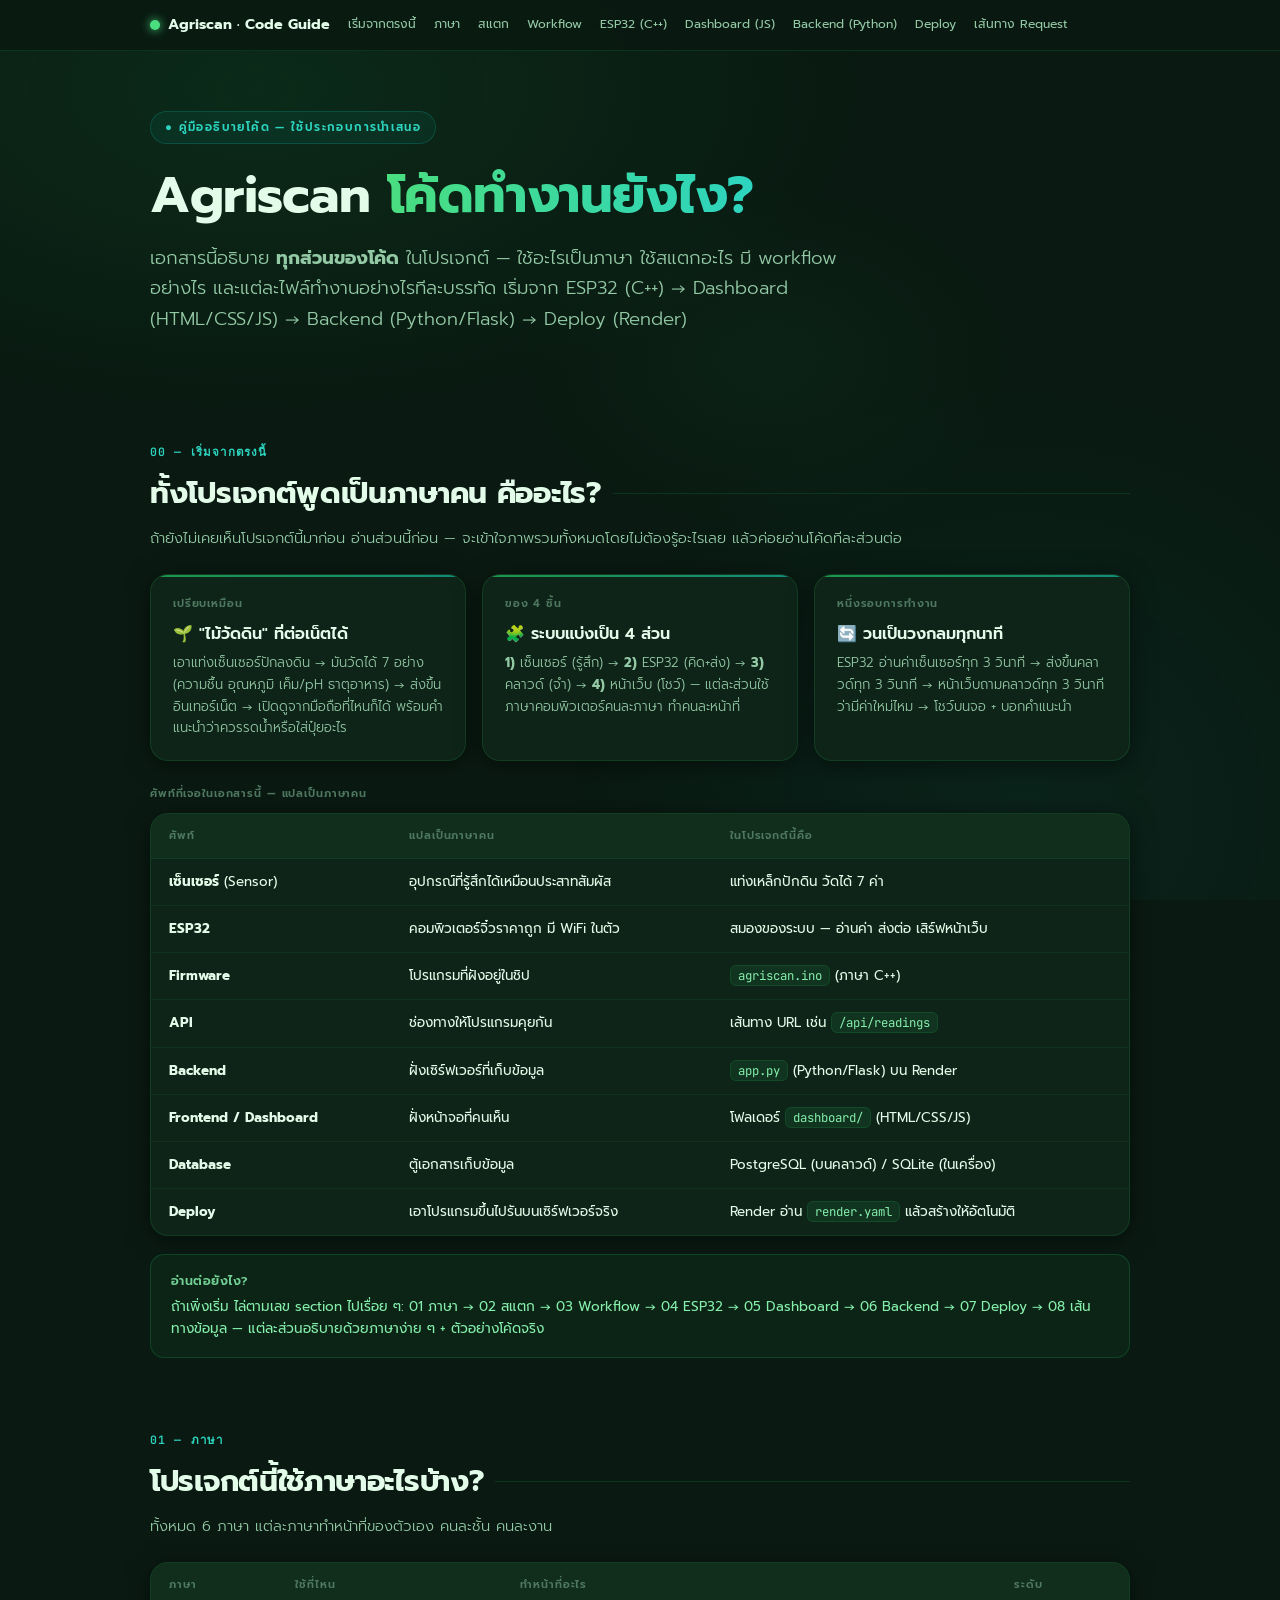
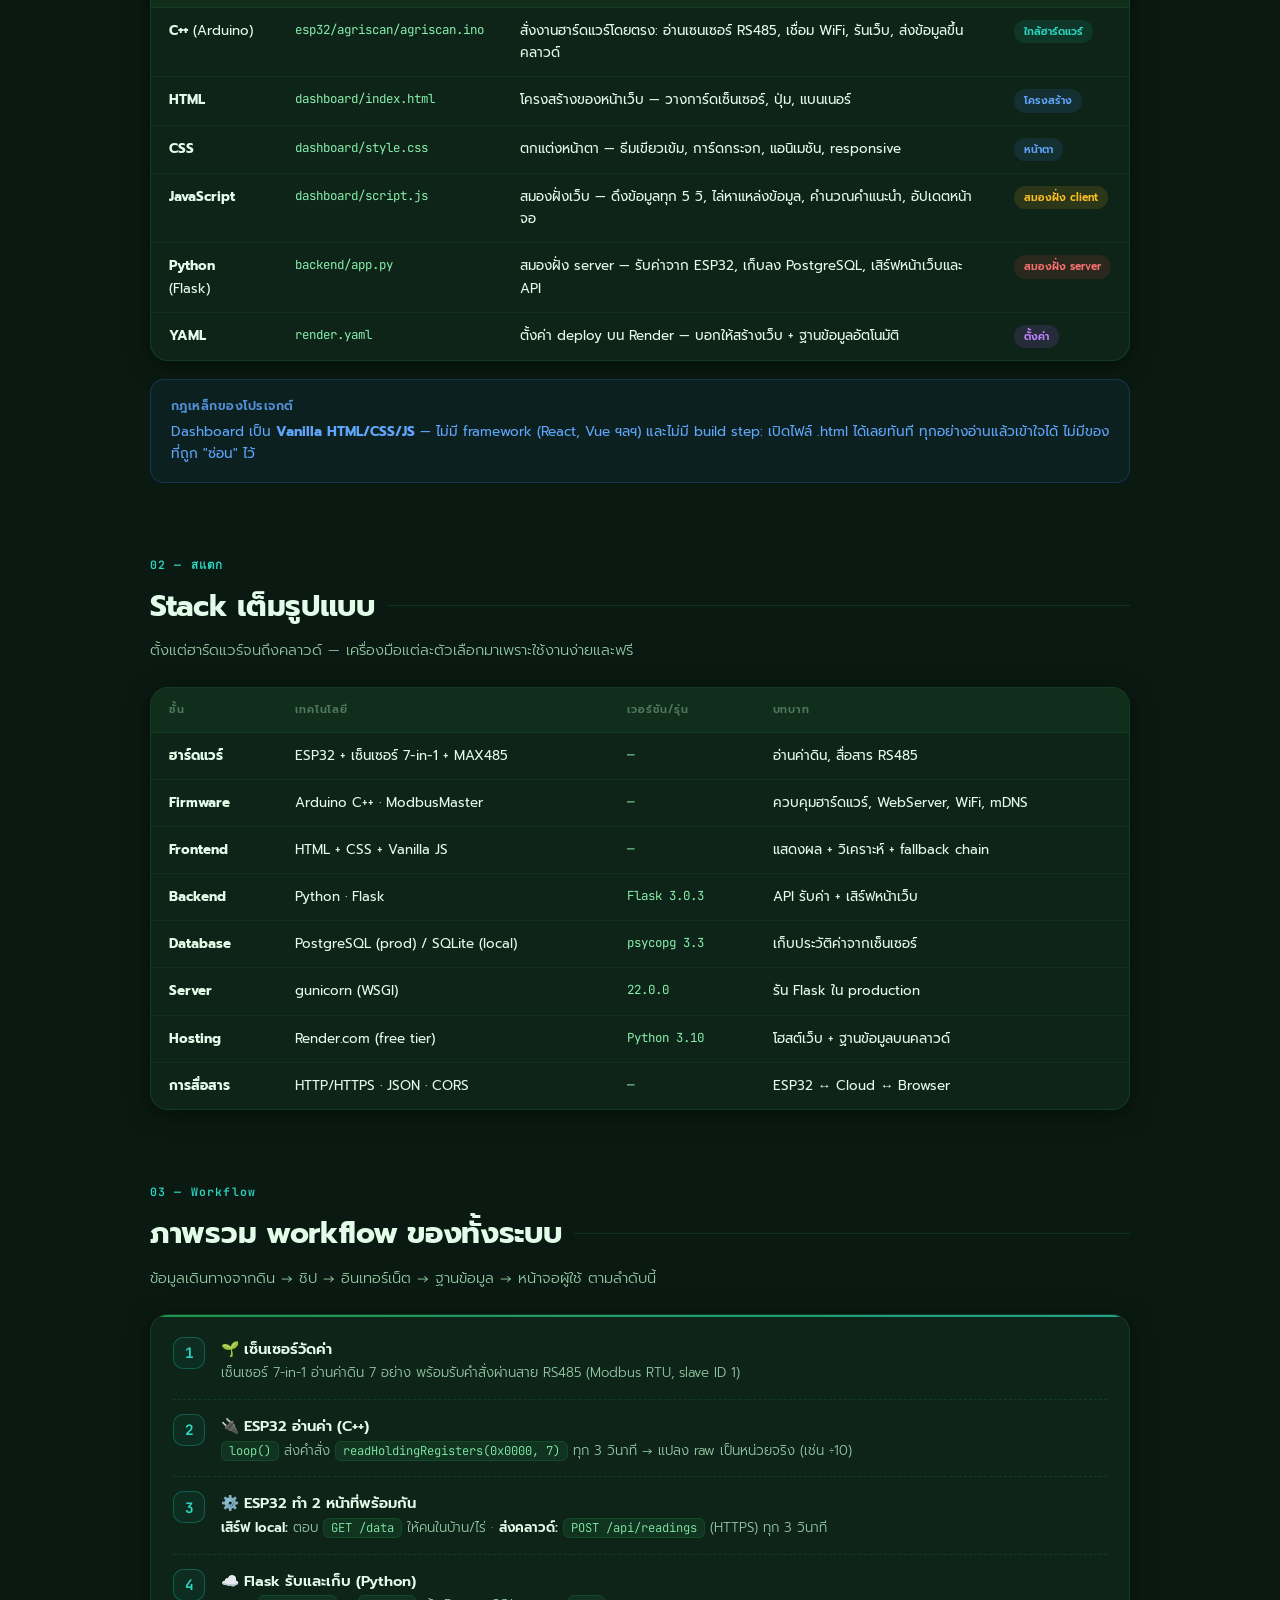
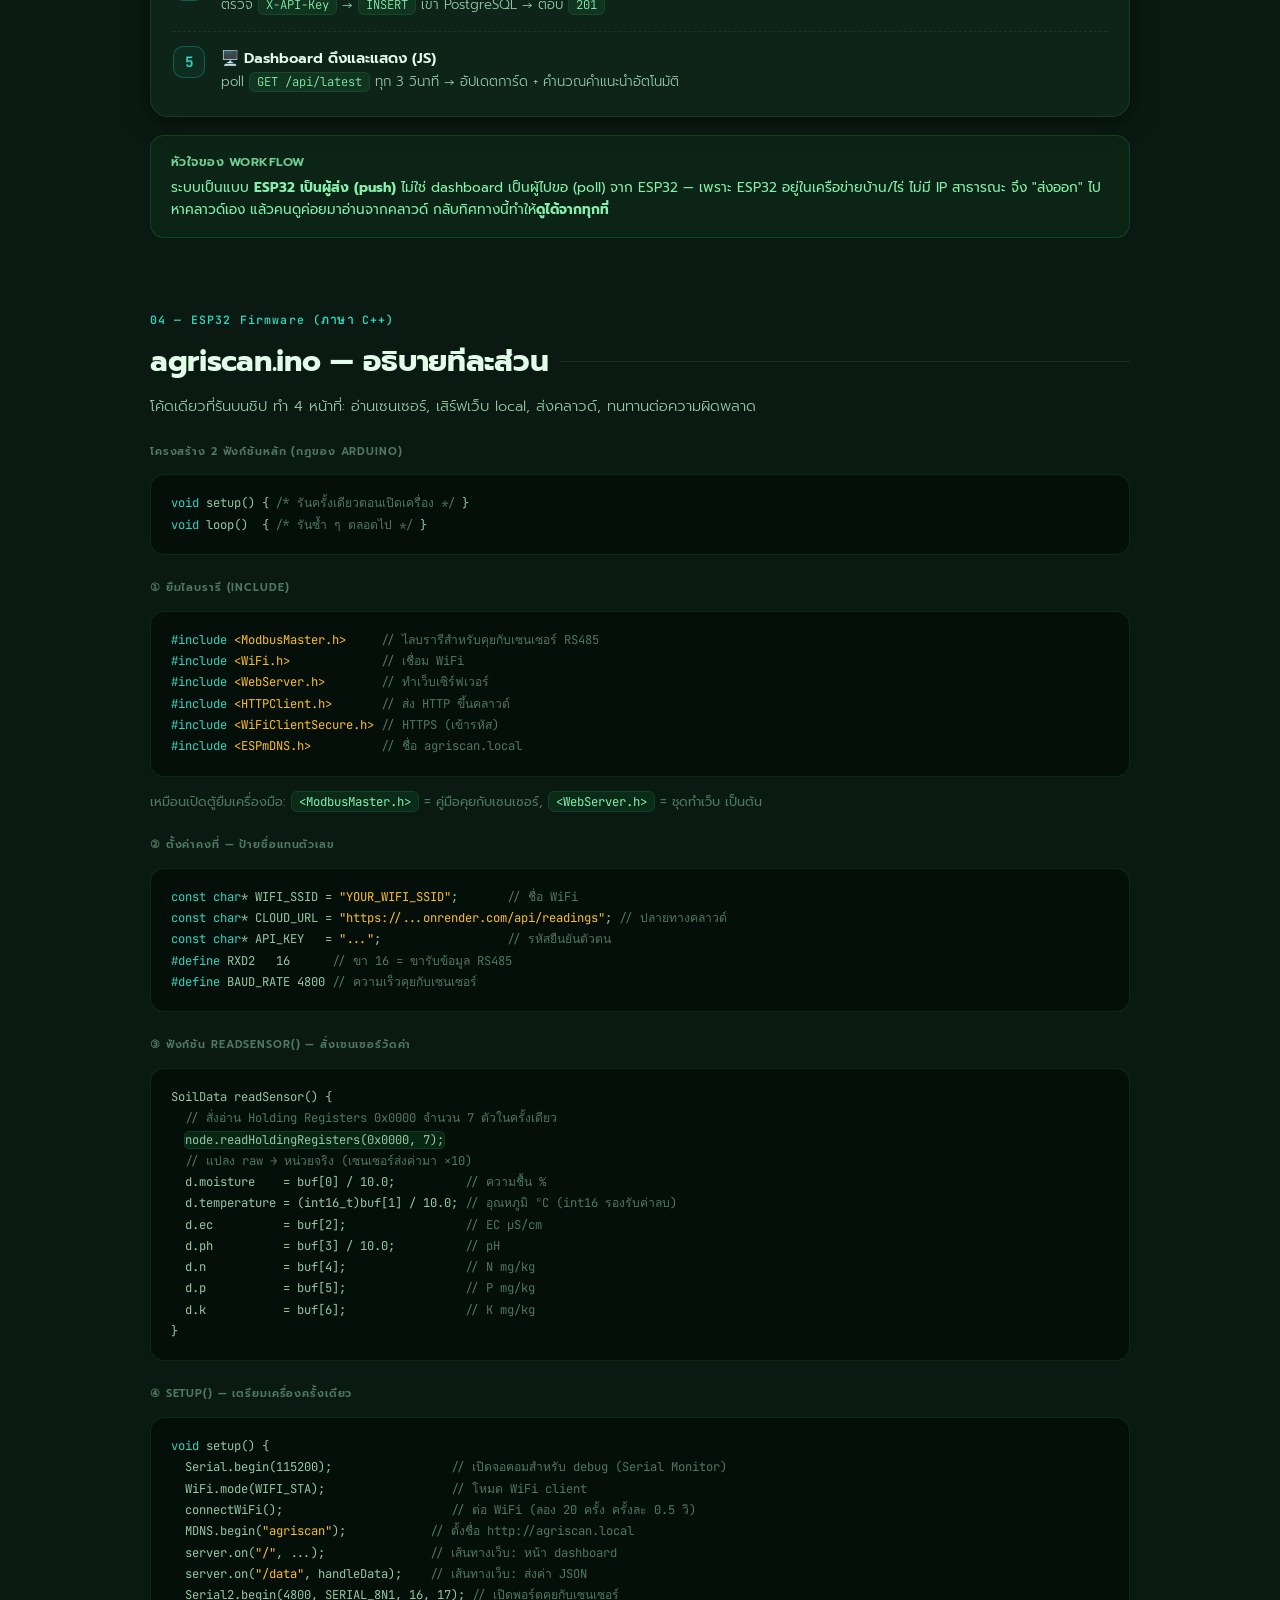
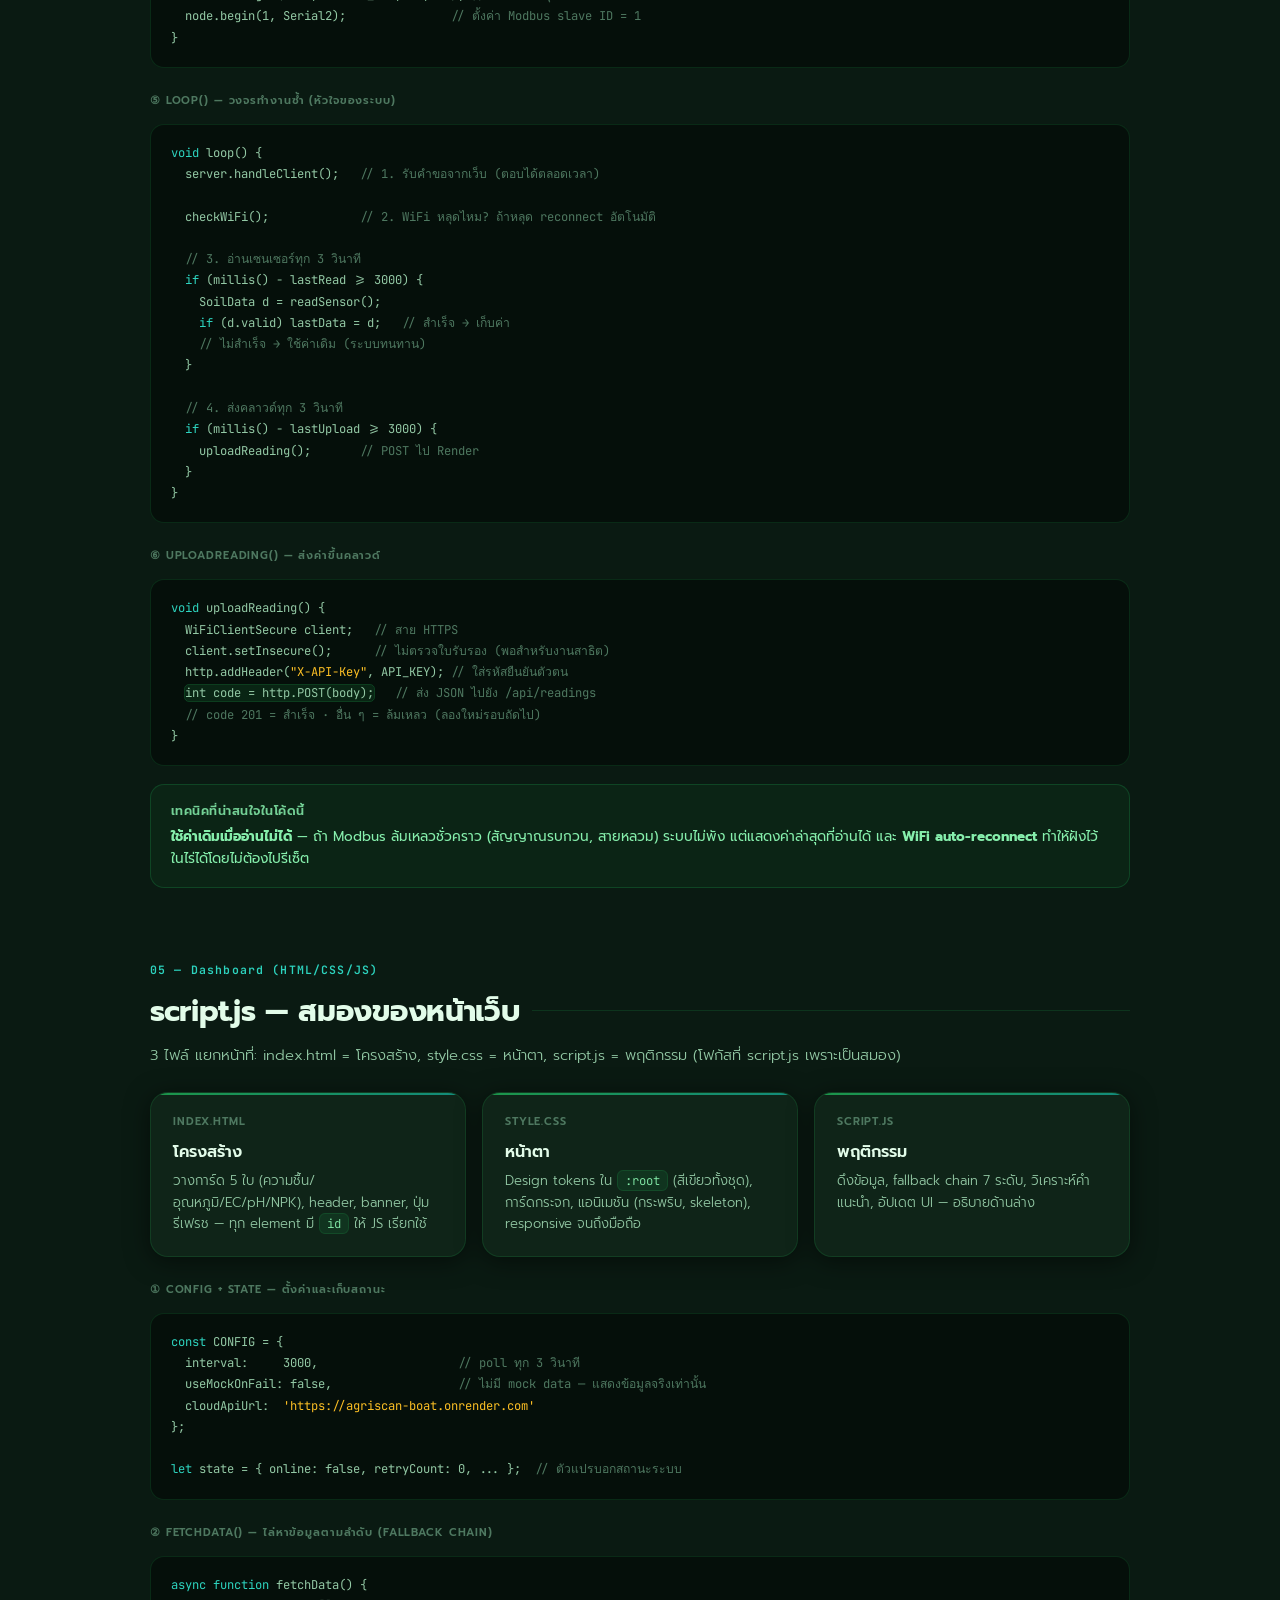
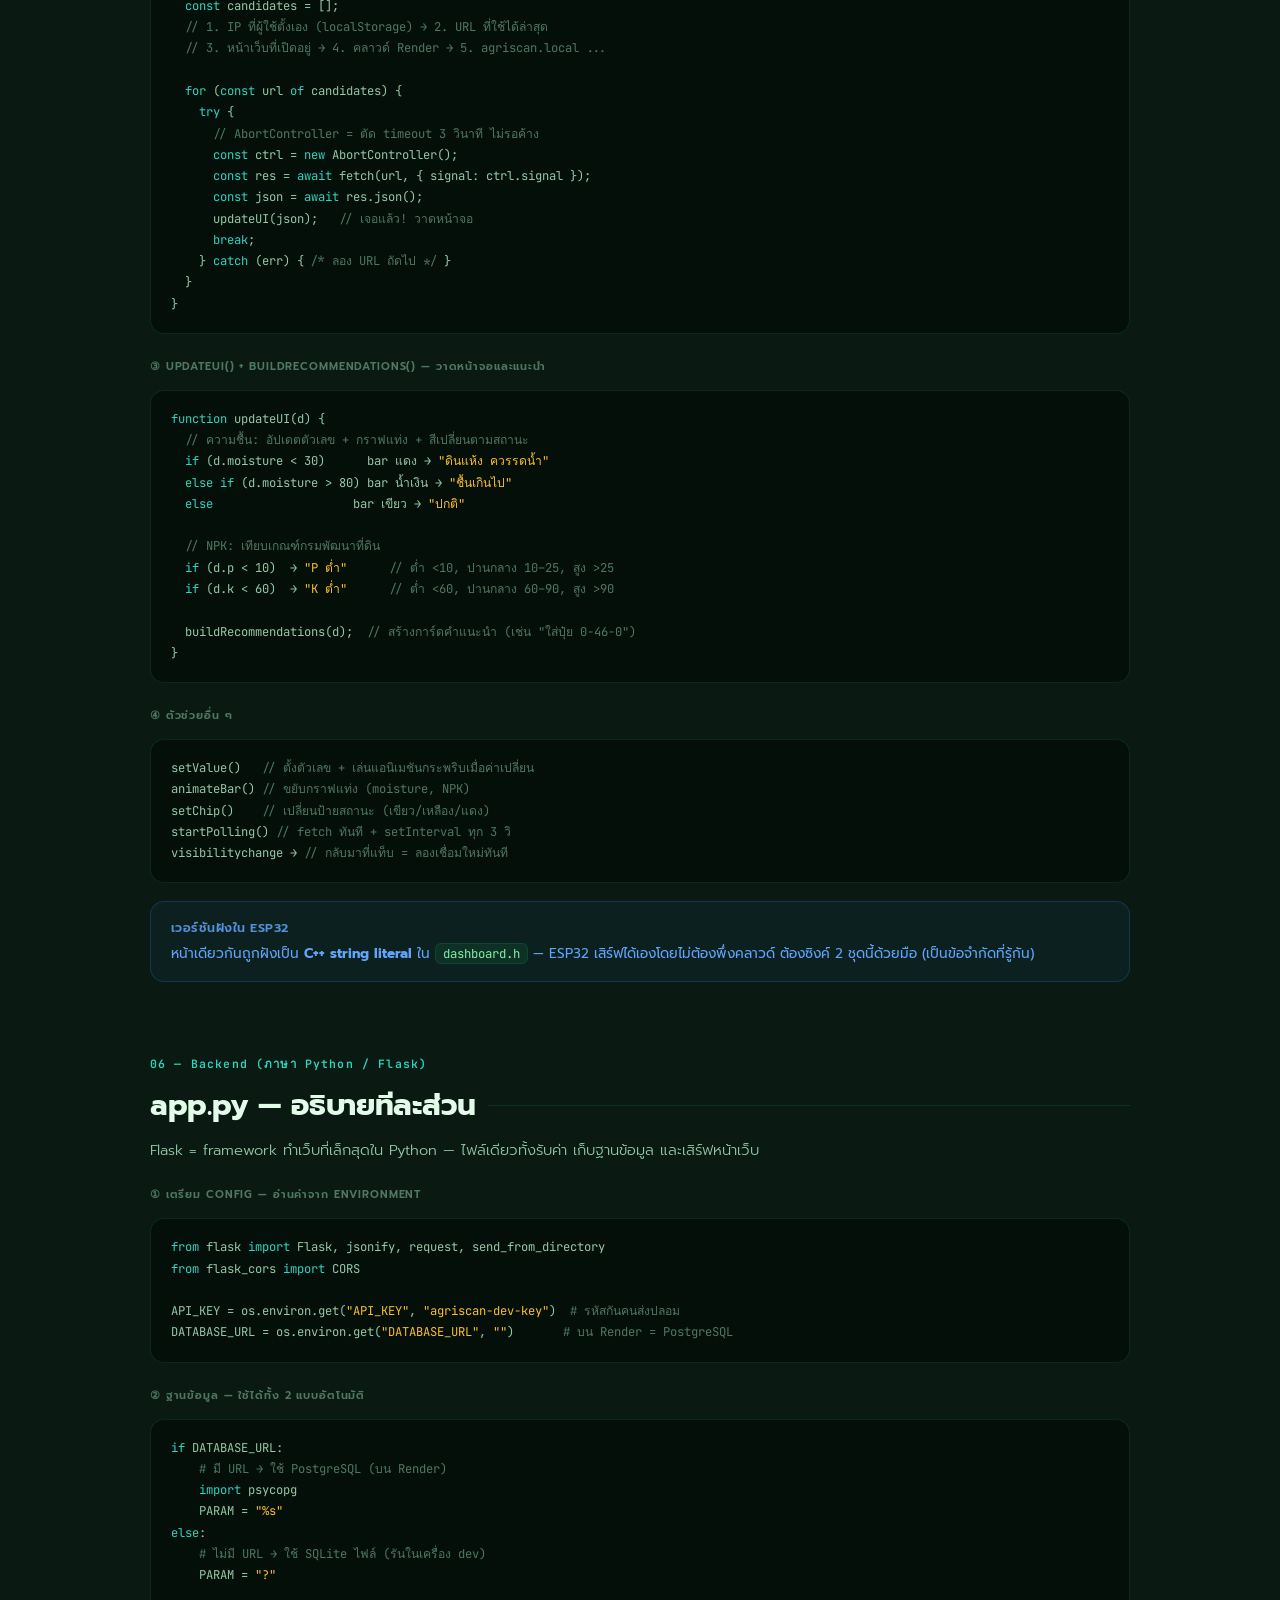
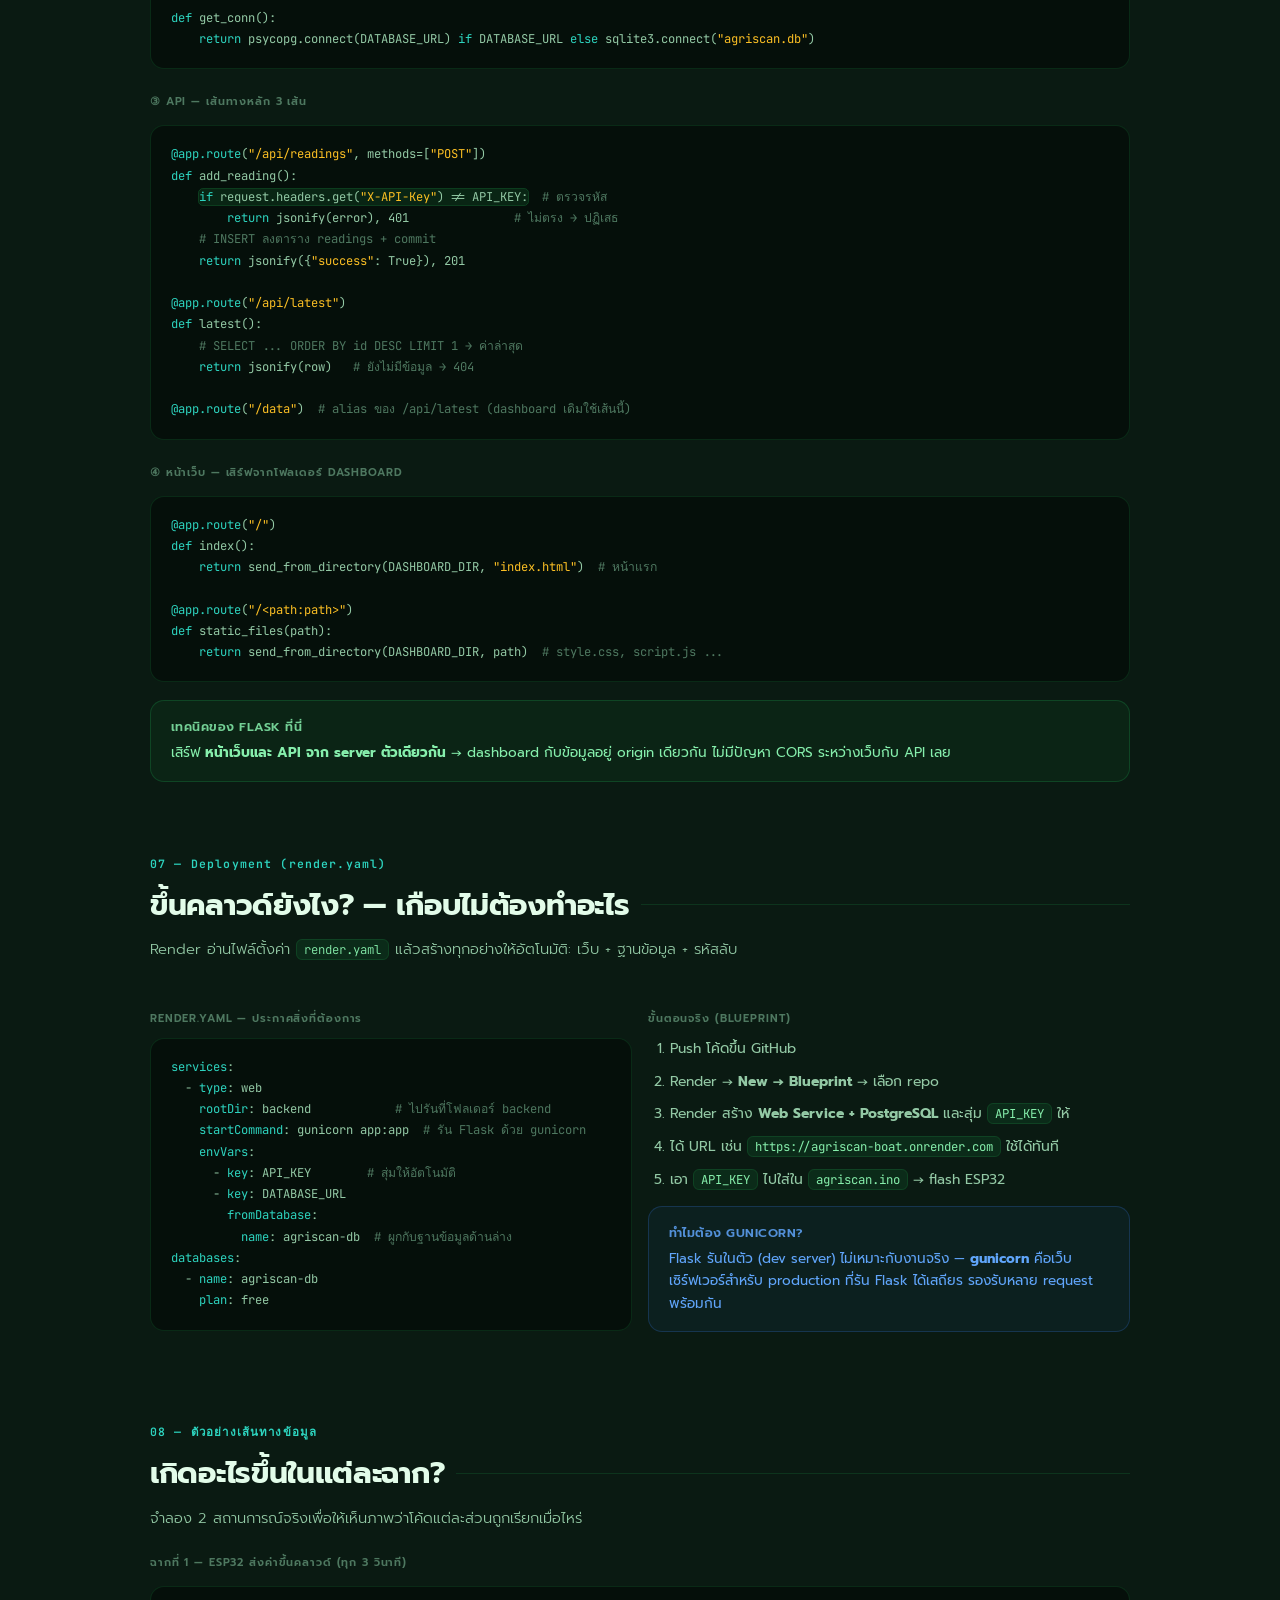
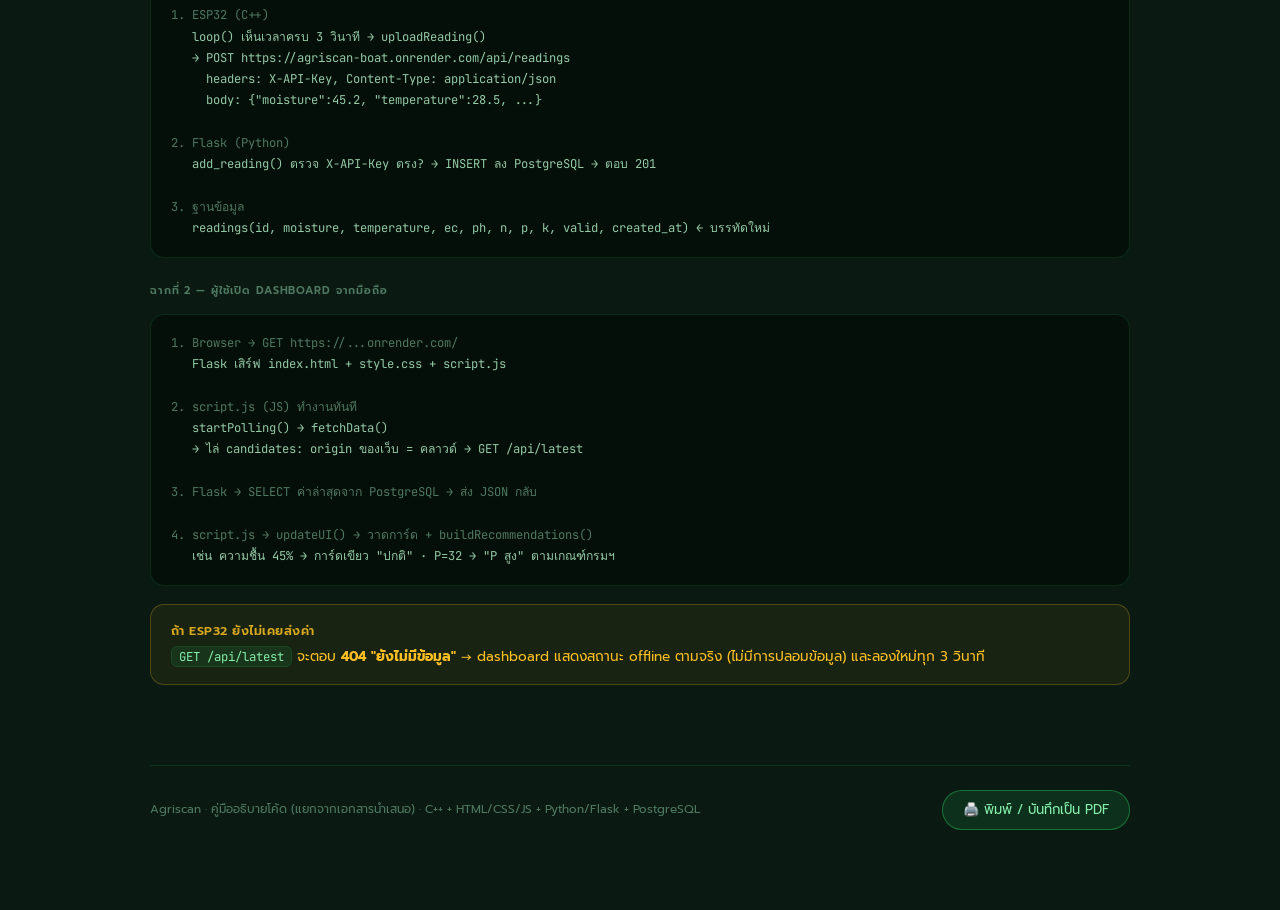
<file: agriscan-code-guide.html>
<!DOCTYPE html>
<html lang="th">
<head>
<meta charset="UTF-8" />
<meta name="viewport" content="width=device-width, initial-scale=1.0" />
<title>Agriscan — คู่มืออธิบายโค้ด ตั้งแต่ 0 ถึง 100</title>
<link rel="preconnect" href="https://fonts.googleapis.com" />
<link rel="preconnect" href="https://fonts.gstatic.com" crossorigin />
<link href="https://fonts.googleapis.com/css2?family=Prompt:wght@300;400;500;600;700&family=JetBrains+Mono:wght@400;600&display=swap" rel="stylesheet" />
<style>
  :root {
    --green-100:#dcfce7; --green-200:#bbf7d0; --green-300:#86efac;
    --green-400:#4ade80; --green-500:#22c55e; --green-600:#16a34a;
    --green-800:#166534; --green-950:#052e16;
    --teal-400:#2dd4bf; --teal-500:#14b8a6; --teal-600:#0d9488;
    --amber-400:#fbbf24; --amber-500:#f59e0b;
    --red-400:#f87171; --red-500:#ef4444;
    --blue-400:#60a5fa; --blue-500:#3b82f6;
    --purple-400:#c084fc;
    --bg-base:#0a1a12; --bg-card:#0f2418; --bg-card-2:#122b1e;
    --bg-glass:rgba(22,101,52,0.18);
    --border-dim:rgba(34,197,94,0.15); --border-glow:rgba(34,197,94,0.45);
    --text-primary:#e2fce9; --text-secondary:#93c9a5; --text-muted:#4e7860;
    --shadow-card:0 4px 24px rgba(0,0,0,0.5);
    --radius-card:18px; --radius-pill:999px;
    --font-body:'Prompt',sans-serif; --font-mono:'JetBrains Mono',monospace;
  }
  *, *::before, *::after { box-sizing:border-box; margin:0; padding:0; }
  html { scroll-behavior:smooth; }
  body {
    font-family:var(--font-body); background:var(--bg-base); color:var(--text-primary);
    min-height:100vh; overflow-x:hidden; line-height:1.65;
  }
  body::before {
    content:''; position:fixed; inset:0; pointer-events:none; z-index:0;
    background:
      radial-gradient(ellipse 80% 60% at 20% 10%, rgba(22,163,74,0.12) 0%, transparent 60%),
      radial-gradient(ellipse 60% 80% at 80% 90%, rgba(13,148,136,0.08) 0%, transparent 60%),
      radial-gradient(ellipse 40% 40% at 60% 40%, rgba(74,222,128,0.04) 0%, transparent 50%);
  }
  .page { position:relative; z-index:1; max-width:1020px; margin:0 auto; padding:0 20px 80px; }

  .topnav { position:sticky; top:0; z-index:50; background:rgba(10,26,18,0.88); backdrop-filter:blur(12px); border-bottom:1px solid var(--border-dim); }
  .topnav-inner { max-width:1020px; margin:0 auto; padding:10px 20px; display:flex; align-items:center; gap:16px; flex-wrap:wrap; }
  .topnav .brand { font-weight:700; font-size:0.9rem; display:flex; align-items:center; gap:8px; }
  .topnav .brand-dot { width:10px; height:10px; border-radius:50%; background:var(--green-400); box-shadow:0 0 10px var(--green-400); animation:pulse 2s infinite; }
  @keyframes pulse { 0%,100%{opacity:1; box-shadow:0 0 0 0 rgba(34,197,94,0.5);} 50%{opacity:.7; box-shadow:0 0 0 6px rgba(34,197,94,0);} }
  .topnav a { color:var(--text-secondary); text-decoration:none; font-size:0.76rem; padding:4px 2px; border-bottom:2px solid transparent; transition:all .2s; }
  .topnav a:hover { color:var(--green-300); border-color:var(--border-glow); }
  .topnav-links { display:flex; gap:14px; flex-wrap:wrap; }

  .hero { padding:60px 0 36px; }
  .eyebrow {
    display:inline-flex; align-items:center; gap:8px; font-size:0.72rem; font-weight:600;
    letter-spacing:0.12em; text-transform:uppercase; color:var(--teal-400);
    border:1px solid rgba(13,148,136,0.3); background:rgba(13,148,136,0.1);
    padding:6px 14px; border-radius:var(--radius-pill); margin-bottom:22px;
  }
  .hero h1 { font-size:clamp(2rem, 6vw, 3.2rem); font-weight:700; line-height:1.15; letter-spacing:-0.5px; }
  .hero h1 .grad { background:linear-gradient(90deg, var(--green-400), var(--teal-400)); -webkit-background-clip:text; background-clip:text; color:transparent; }
  .hero .lead { margin-top:18px; font-size:clamp(1rem, 2.5vw, 1.15rem); color:var(--text-secondary); max-width:700px; font-weight:300; }

  section { margin-top:72px; }
  .sec-head { margin-bottom:24px; }
  .sec-num { font-family:var(--font-mono); font-size:0.72rem; font-weight:600; color:var(--teal-400); letter-spacing:0.1em; display:block; margin-bottom:8px; }
  .sec-head h2 { font-size:clamp(1.4rem, 4vw, 1.85rem); font-weight:700; letter-spacing:-0.3px; display:flex; align-items:center; gap:12px; }
  .sec-head h2::after { content:''; flex:1; height:1px; background:var(--border-dim); }
  .sec-head p { color:var(--text-secondary); margin-top:8px; font-size:0.92rem; font-weight:300; max-width:780px; }
  .sub-label { font-size:0.68rem; font-weight:600; letter-spacing:0.08em; text-transform:uppercase; color:var(--text-muted); margin:24px 0 10px; }

  .grid2 { display:grid; grid-template-columns:repeat(auto-fit, minmax(300px, 1fr)); gap:16px; }
  .grid3 { display:grid; grid-template-columns:repeat(auto-fit, minmax(250px, 1fr)); gap:16px; }
  .card {
    background:var(--bg-card); border:1px solid var(--border-dim);
    border-radius:var(--radius-card); padding:20px 22px; box-shadow:var(--shadow-card);
    position:relative; overflow:hidden; transition:transform .25s ease, border-color .25s ease;
  }
  .card::before { content:''; position:absolute; top:0; left:0; right:0; height:2px; background:var(--card-accent, linear-gradient(90deg,var(--green-500),var(--teal-500))); opacity:.7; }
  .card:hover { transform:translateY(-3px); border-color:var(--border-glow); }
  .card .c-label { font-size:0.68rem; font-weight:600; letter-spacing:0.08em; text-transform:uppercase; color:var(--text-muted); margin-bottom:8px; }
  .card .c-title { font-size:1rem; font-weight:600; margin-bottom:6px; }
  .card .c-desc { font-size:0.82rem; color:var(--text-secondary); font-weight:300; }
  .card .c-big { font-family:var(--font-mono); font-size:1.35rem; font-weight:600; color:var(--green-300); line-height:1.3; }

  .table-wrap { background:var(--bg-card); border:1px solid var(--border-dim); border-radius:var(--radius-card); overflow-x:auto; box-shadow:var(--shadow-card); }
  table { width:100%; border-collapse:collapse; font-size:0.84rem; min-width:560px; }
  thead th {
    text-align:left; font-size:0.68rem; font-weight:600; letter-spacing:0.08em; text-transform:uppercase;
    color:var(--text-muted); padding:13px 18px; border-bottom:1px solid var(--border-dim);
    background:rgba(22,101,52,0.15);
  }
  tbody td { padding:12px 18px; border-bottom:1px solid rgba(34,197,94,0.08); vertical-align:top; }
  tbody tr:last-child td { border-bottom:none; }
  tbody tr:hover { background:rgba(34,197,94,0.05); }
  td .mono, td.mono { font-family:var(--font-mono); font-size:0.78rem; color:var(--green-300); }
  .pill { display:inline-block; font-size:0.66rem; font-weight:600; padding:3px 10px; border-radius:var(--radius-pill); white-space:nowrap; }
  .pill.green { background:rgba(34,197,94,0.12); color:var(--green-400); }
  .pill.teal  { background:rgba(20,184,166,0.12); color:var(--teal-400); }
  .pill.amber { background:rgba(251,191,36,0.12); color:var(--amber-400); }
  .pill.red   { background:rgba(239,68,68,0.12); color:var(--red-400); }
  .pill.blue  { background:rgba(59,130,246,0.12); color:var(--blue-400); }
  .pill.purple{ background:rgba(168,85,247,0.14); color:var(--purple-400); }

  pre {
    background:rgba(0,0,0,0.42); border:1px solid var(--border-dim); border-radius:14px;
    padding:18px 20px; overflow-x:auto; font-family:var(--font-mono); font-size:0.76rem;
    line-height:1.75; color:var(--text-secondary); margin:14px 0;
  }
  pre .c { color:var(--text-muted); }
  pre .k { color:var(--teal-400); }
  pre .s { color:var(--amber-400); }
  pre .n { color:var(--green-300); }
  pre .hl { background:rgba(34,197,94,0.12); outline:1px solid rgba(34,197,94,0.25); border-radius:4px; }
  code.inline {
    font-family:var(--font-mono); font-size:0.77rem; background:rgba(34,197,94,0.1);
    border:1px solid var(--border-dim); color:var(--green-300); padding:1px 7px; border-radius:6px;
  }

  ul.check { list-style:none; }
  ul.check li { position:relative; padding-left:26px; margin-bottom:10px; font-size:0.87rem; color:var(--text-secondary); font-weight:300; }
  ul.check li::before { content:'✓'; position:absolute; left:0; top:1px; color:var(--green-400); font-weight:700; font-size:0.9rem; }
  ul.check li b { color:var(--text-primary); font-weight:600; }

  .callout { border-radius:14px; padding:16px 20px; margin:18px 0; border:1px solid; font-size:0.85rem; }
  .callout.warn { background:rgba(251,191,36,0.06); border-color:rgba(251,191,36,0.25); color:var(--amber-400); }
  .callout.info { background:rgba(59,130,246,0.06); border-color:rgba(59,130,246,0.22); color:var(--blue-400); }
  .callout.ok   { background:rgba(34,197,94,0.06); border-color:rgba(34,197,94,0.2); color:var(--green-300); }
  .callout b { color:inherit; }
  .callout .t { display:block; font-weight:600; margin-bottom:4px; font-size:0.78rem; letter-spacing:0.04em; text-transform:uppercase; opacity:.85; }

  /* Workflow diagram */
  .wf { display:flex; flex-direction:column; gap:0; }
  .wf-step {
    display:flex; gap:16px; align-items:flex-start; padding:14px 0;
    border-bottom:1px dashed rgba(34,197,94,0.15);
  }
  .wf-step:last-child { border-bottom:none; }
  .wf-step .wf-no {
    font-family:var(--font-mono); font-weight:700; color:var(--teal-400); font-size:0.9rem;
    width:32px; height:32px; flex-shrink:0; display:grid; place-items:center;
    border:1px solid rgba(20,184,166,0.35); border-radius:10px; background:rgba(13,148,136,0.08);
  }
  .wf-step h4 { font-size:0.92rem; font-weight:600; margin-bottom:2px; }
  .wf-step p { font-size:0.83rem; color:var(--text-secondary); font-weight:300; }
  .wf-step p b { color:var(--text-primary); font-weight:600; }
  .wf-step code { font-size:0.76rem; }

  .reveal { opacity:0; transform:translateY(18px); transition:opacity .6s ease, transform .6s ease; }
  .reveal.in { opacity:1; transform:none; }

  footer { margin-top:80px; padding-top:24px; border-top:1px solid var(--border-dim); display:flex; align-items:center; justify-content:space-between; flex-wrap:wrap; gap:12px; }
  footer p { font-size:0.74rem; color:var(--text-muted); }
  .btn { display:inline-flex; align-items:center; gap:8px; padding:9px 20px; border-radius:var(--radius-pill); border:1px solid var(--border-glow); background:rgba(22,101,52,0.3); color:var(--green-300); font-family:var(--font-body); font-size:0.82rem; cursor:pointer; text-decoration:none; transition:all .2s; }
  .btn:hover { background:rgba(22,101,52,0.5); box-shadow:0 0 20px rgba(34,197,94,0.2); }

  @media (prefers-reduced-motion: reduce) {
    *, *::before, *::after { animation-duration:0.01ms !important; transition-duration:0.01ms !important; }
    .reveal { opacity:1; transform:none; }
  }
  @media print {
    body { background:#fff; color:#000; }
    body::before, .topnav, .btn { display:none !important; }
    .card, .table-wrap, pre { box-shadow:none; background:#fff; border-color:#ccc; }
    .card .c-desc, .wf-step p, .sec-head p, ul.check li { color:#333; }
  }
</style>
</head>
<body>

<nav class="topnav">
  <div class="topnav-inner">
    <span class="brand"><span class="brand-dot"></span>Agriscan · Code Guide</span>
    <div class="topnav-links">
      <a href="#intro">เริ่มจากตรงนี้</a>
      <a href="#lang">ภาษา</a>
      <a href="#stack">สแตก</a>
      <a href="#workflow">Workflow</a>
      <a href="#esp32">ESP32 (C++)</a>
      <a href="#dashboard">Dashboard (JS)</a>
      <a href="#backend">Backend (Python)</a>
      <a href="#deploy">Deploy</a>
      <a href="#callflow">เส้นทาง Request</a>
    </div>
  </div>
</nav>

<div class="page">

  <header class="hero reveal">
    <span class="eyebrow">● คู่มืออธิบายโค้ด — ใช้ประกอบการนำเสนอ</span>
    <h1>Agriscan <span class="grad">โค้ดทำงานยังไง?</span></h1>
    <p class="lead">
      เอกสารนี้อธิบาย <b>ทุกส่วนของโค้ด</b> ในโปรเจกต์ — ใช้อะไรเป็นภาษา ใช้สแตกอะไร มี workflow อย่างไร
      และแต่ละไฟล์ทำงานอย่างไรทีละบรรทัด เริ่มจาก ESP32 (C++) → Dashboard (HTML/CSS/JS) → Backend (Python/Flask) → Deploy (Render)
    </p>
  </header>

  <!-- ═══════════ 00 อธิบายเป็นภาษาคน ═══════════ -->
  <section id="intro">
    <div class="sec-head reveal">
      <span class="sec-num">00 — เริ่มจากตรงนี้</span>
      <h2>ทั้งโปรเจกต์พูดเป็นภาษาคน คืออะไร?</h2>
      <p>ถ้ายังไม่เคยเห็นโปรเจกต์นี้มาก่อน อ่านส่วนนี้ก่อน — จะเข้าใจภาพรวมทั้งหมดโดยไม่ต้องรู้อะไรเลย แล้วค่อยอ่านโค้ดทีละส่วนต่อ</p>
    </div>

    <div class="grid3">
      <div class="card reveal">
        <div class="c-label">เปรียบเหมือน</div>
        <div class="c-title">🌱 "ไม้วัดดิน" ที่ต่อเน็ตได้</div>
        <div class="c-desc">เอาแท่งเซ็นเซอร์ปักลงดิน → มันวัดได้ 7 อย่าง (ความชื้น อุณหภูมิ เค็ม/pH ธาตุอาหาร) → ส่งขึ้นอินเทอร์เน็ต → เปิดดูจากมือถือที่ไหนก็ได้ พร้อมคำแนะนำว่าควรรดน้ำหรือใส่ปุ๋ยอะไร</div>
      </div>
      <div class="card reveal">
        <div class="c-label">ของ 4 ชิ้น</div>
        <div class="c-title">🧩 ระบบแบ่งเป็น 4 ส่วน</div>
        <div class="c-desc"><b>1)</b> เซ็นเซอร์ (รู้สึก) → <b>2)</b> ESP32 (คิด+ส่ง) → <b>3)</b> คลาวด์ (จำ) → <b>4)</b> หน้าเว็บ (โชว์) — แต่ละส่วนใช้ภาษาคอมพิวเตอร์คนละภาษา ทำคนละหน้าที่</div>
      </div>
      <div class="card reveal">
        <div class="c-label">หนึ่งรอบการทำงาน</div>
        <div class="c-title">🔄 วนเป็นวงกลมทุกนาที</div>
        <div class="c-desc">ESP32 อ่านค่าเซ็นเซอร์ทุก 3 วินาที → ส่งขึ้นคลาวด์ทุก 3 วินาที → หน้าเว็บถามคลาวด์ทุก 3 วินาทีว่ามีค่าใหม่ไหม → โชว์บนจอ + บอกคำแนะนำ</div>
      </div>
    </div>

    <div class="sub-label reveal">ศัพท์ที่เจอในเอกสารนี้ — แปลเป็นภาษาคน</div>
    <div class="table-wrap reveal">
      <table>
        <thead>
          <tr><th>ศัพท์</th><th>แปลเป็นภาษาคน</th><th>ในโปรเจกต์นี้คือ</th></tr>
        </thead>
        <tbody>
          <tr><td><b>เซ็นเซอร์</b> (Sensor)</td><td>อุปกรณ์ที่รู้สึกได้เหมือนประสาทสัมผัส</td><td>แท่งเหล็กปักดิน วัดได้ 7 ค่า</td></tr>
          <tr><td><b>ESP32</b></td><td>คอมพิวเตอร์จิ๋วราคาถูก มี WiFi ในตัว</td><td>สมองของระบบ — อ่านค่า ส่งต่อ เสิร์ฟหน้าเว็บ</td></tr>
          <tr><td><b>Firmware</b></td><td>โปรแกรมที่ฝังอยู่ในชิป</td><td><code class="inline">agriscan.ino</code> (ภาษา C++)</td></tr>
          <tr><td><b>API</b></td><td>ช่องทางให้โปรแกรมคุยกัน</td><td>เส้นทาง URL เช่น <code class="inline">/api/readings</code></td></tr>
          <tr><td><b>Backend</b></td><td>ฝั่งเซิร์ฟเวอร์ที่เก็บข้อมูล</td><td><code class="inline">app.py</code> (Python/Flask) บน Render</td></tr>
          <tr><td><b>Frontend / Dashboard</b></td><td>ฝั่งหน้าจอที่คนเห็น</td><td>โฟลเดอร์ <code class="inline">dashboard/</code> (HTML/CSS/JS)</td></tr>
          <tr><td><b>Database</b></td><td>ตู้เอกสารเก็บข้อมูล</td><td>PostgreSQL (บนคลาวด์) / SQLite (ในเครื่อง)</td></tr>
          <tr><td><b>Deploy</b></td><td>เอาโปรแกรมขึ้นไปรันบนเซิร์ฟเวอร์จริง</td><td>Render อ่าน <code class="inline">render.yaml</code> แล้วสร้างให้อัตโนมัติ</td></tr>
        </tbody>
      </table>
    </div>

    <div class="callout ok reveal">
      <span class="t">อ่านต่อยังไง?</span>
      ถ้าเพิ่งเริ่ม ไล่ตามเลข section ไปเรื่อย ๆ: 01 ภาษา → 02 สแตก → 03 Workflow → 04 ESP32 → 05 Dashboard → 06 Backend → 07 Deploy → 08 เส้นทางข้อมูล — แต่ละส่วนอธิบายด้วยภาษาง่าย ๆ + ตัวอย่างโค้ดจริง
    </div>
  </section>

  <!-- ═══════════ 01 ภาษาที่ใช้ ═══════════ -->
  <section id="lang">
    <div class="sec-head reveal">
      <span class="sec-num">01 — ภาษา</span>
      <h2>โปรเจกต์นี้ใช้ภาษาอะไรบ้าง?</h2>
      <p>ทั้งหมด 6 ภาษา แต่ละภาษาทำหน้าที่ของตัวเอง คนละชั้น คนละงาน</p>
    </div>
    <div class="table-wrap reveal">
      <table>
        <thead>
          <tr><th>ภาษา</th><th>ใช้ที่ไหน</th><th>ทำหน้าที่อะไร</th><th>ระดับ</th></tr>
        </thead>
        <tbody>
          <tr>
            <td><b>C++</b> (Arduino)</td>
            <td class="mono">esp32/agriscan/agriscan.ino</td>
            <td>สั่งงานฮาร์ดแวร์โดยตรง: อ่านเซนเซอร์ RS485, เชื่อม WiFi, รันเว็บ, ส่งข้อมูลขึ้นคลาวด์</td>
            <td><span class="pill teal">ใกล้ฮาร์ดแวร์</span></td>
          </tr>
          <tr>
            <td><b>HTML</b></td>
            <td class="mono">dashboard/index.html</td>
            <td>โครงสร้างของหน้าเว็บ — วางการ์ดเซ็นเซอร์, ปุ่ม, แบนเนอร์</td>
            <td><span class="pill blue">โครงสร้าง</span></td>
          </tr>
          <tr>
            <td><b>CSS</b></td>
            <td class="mono">dashboard/style.css</td>
            <td>ตกแต่งหน้าตา — ธีมเขียวเข้ม, การ์ดกระจก, แอนิเมชัน, responsive</td>
            <td><span class="pill blue">หน้าตา</span></td>
          </tr>
          <tr>
            <td><b>JavaScript</b></td>
            <td class="mono">dashboard/script.js</td>
            <td>สมองฝั่งเว็บ — ดึงข้อมูลทุก 5 วิ, ไล่หาแหล่งข้อมูล, คำนวณคำแนะนำ, อัปเดตหน้าจอ</td>
            <td><span class="pill amber">สมองฝั่ง client</span></td>
          </tr>
          <tr>
            <td><b>Python</b> (Flask)</td>
            <td class="mono">backend/app.py</td>
            <td>สมองฝั่ง server — รับค่าจาก ESP32, เก็บลง PostgreSQL, เสิร์ฟหน้าเว็บและ API</td>
            <td><span class="pill red">สมองฝั่ง server</span></td>
          </tr>
          <tr>
            <td><b>YAML</b></td>
            <td class="mono">render.yaml</td>
            <td>ตั้งค่า deploy บน Render — บอกให้สร้างเว็บ + ฐานข้อมูลอัตโนมัติ</td>
            <td><span class="pill purple">ตั้งค่า</span></td>
          </tr>
        </tbody>
      </table>
    </div>
    <div class="callout info reveal">
      <span class="t">กฎเหล็กของโปรเจกต์</span>
      Dashboard เป็น <b>Vanilla HTML/CSS/JS</b> — ไม่มี framework (React, Vue ฯลฯ) และไม่มี build step: เปิดไฟล์ .html ได้เลยทันที ทุกอย่างอ่านแล้วเข้าใจได้ ไม่มีของที่ถูก "ซ่อน" ไว้
    </div>
  </section>

  <!-- ═══════════ 02 สแตก ═══════════ -->
  <section id="stack">
    <div class="sec-head reveal">
      <span class="sec-num">02 — สแตก</span>
      <h2>Stack เต็มรูปแบบ</h2>
      <p>ตั้งแต่ฮาร์ดแวร์จนถึงคลาวด์ — เครื่องมือแต่ละตัวเลือกมาเพราะใช้งานง่ายและฟรี</p>
    </div>
    <div class="table-wrap reveal">
      <table>
        <thead>
          <tr><th>ชั้น</th><th>เทคโนโลยี</th><th>เวอร์ชัน/รุ่น</th><th>บทบาท</th></tr>
        </thead>
        <tbody>
          <tr><td><b>ฮาร์ดแวร์</b></td><td>ESP32 + เซ็นเซอร์ 7-in-1 + MAX485</td><td class="mono">—</td><td>อ่านค่าดิน, สื่อสาร RS485</td></tr>
          <tr><td><b>Firmware</b></td><td>Arduino C++ · ModbusMaster</td><td class="mono">—</td><td>ควบคุมฮาร์ดแวร์, WebServer, WiFi, mDNS</td></tr>
          <tr><td><b>Frontend</b></td><td>HTML + CSS + Vanilla JS</td><td class="mono">—</td><td>แสดงผล + วิเคราะห์ + fallback chain</td></tr>
          <tr><td><b>Backend</b></td><td>Python · Flask</td><td class="mono">Flask 3.0.3</td><td>API รับค่า + เสิร์ฟหน้าเว็บ</td></tr>
          <tr><td><b>Database</b></td><td>PostgreSQL (prod) / SQLite (local)</td><td class="mono">psycopg 3.3</td><td>เก็บประวัติค่าจากเซ็นเซอร์</td></tr>
          <tr><td><b>Server</b></td><td>gunicorn (WSGI)</td><td class="mono">22.0.0</td><td>รัน Flask ใน production</td></tr>
          <tr><td><b>Hosting</b></td><td>Render.com (free tier)</td><td class="mono">Python 3.10</td><td>โฮสต์เว็บ + ฐานข้อมูลบนคลาวด์</td></tr>
          <tr><td><b>การสื่อสาร</b></td><td>HTTP/HTTPS · JSON · CORS</td><td class="mono">—</td><td>ESP32 ↔ Cloud ↔ Browser</td></tr>
        </tbody>
      </table>
    </div>
  </section>

  <!-- ═══════════ 03 Workflow ═══════════ -->
  <section id="workflow">
    <div class="sec-head reveal">
      <span class="sec-num">03 — Workflow</span>
      <h2>ภาพรวม workflow ของทั้งระบบ</h2>
      <p>ข้อมูลเดินทางจากดิน → ชิป → อินเทอร์เน็ต → ฐานข้อมูล → หน้าจอผู้ใช้ ตามลำดับนี้</p>
    </div>
    <div class="card reveal" style="padding:8px 22px; --card-accent:linear-gradient(90deg,#22c55e,#2dd4bf);">
      <div class="wf">
        <div class="wf-step">
          <div class="wf-no">1</div>
          <div>
            <h4>🌱 เซ็นเซอร์วัดค่า</h4>
            <p>เซ็นเซอร์ 7-in-1 อ่านค่าดิน 7 อย่าง พร้อมรับคำสั่งผ่านสาย RS485 (Modbus RTU, slave ID 1)</p>
          </div>
        </div>
        <div class="wf-step">
          <div class="wf-no">2</div>
          <div>
            <h4>🔌 ESP32 อ่านค่า (C++)</h4>
            <p><code class="inline">loop()</code> ส่งคำสั่ง <code class="inline">readHoldingRegisters(0x0000, 7)</code> ทุก 3 วินาที → แปลง raw เป็นหน่วยจริง (เช่น ÷10)</p>
          </div>
        </div>
        <div class="wf-step">
          <div class="wf-no">3</div>
          <div>
            <h4>⚙️ ESP32 ทำ 2 หน้าที่พร้อมกัน</h4>
            <p><b>เสิร์ฟ local:</b> ตอบ <code class="inline">GET /data</code> ให้คนในบ้าน/ไร่ · <b>ส่งคลาวด์:</b> <code class="inline">POST /api/readings</code> (HTTPS) ทุก 3 วินาที</p>
          </div>
        </div>
        <div class="wf-step">
          <div class="wf-no">4</div>
          <div>
            <h4>☁️ Flask รับและเก็บ (Python)</h4>
            <p>ตรวจ <code class="inline">X-API-Key</code> → <code class="inline">INSERT</code> เข้า PostgreSQL → ตอบ <code class="inline">201</code></p>
          </div>
        </div>
        <div class="wf-step">
          <div class="wf-no">5</div>
          <div>
            <h4>🖥️ Dashboard ดึงและแสดง (JS)</h4>
            <p>poll <code class="inline">GET /api/latest</code> ทุก 3 วินาที → อัปเดตการ์ด + คำนวณคำแนะนำอัตโนมัติ</p>
          </div>
        </div>
      </div>
    </div>
    <div class="callout ok reveal">
      <span class="t">หัวใจของ workflow</span>
      ระบบเป็นแบบ <b>ESP32 เป็นผู้ส่ง (push)</b> ไม่ใช่ dashboard เป็นผู้ไปขอ (poll) จาก ESP32 — เพราะ ESP32 อยู่ในเครือข่ายบ้าน/ไร่ ไม่มี IP สาธารณะ จึง "ส่งออก" ไปหาคลาวด์เอง แล้วคนดูค่อยมาอ่านจากคลาวด์ กลับทิศทางนี้ทำให้<b>ดูได้จากทุกที่</b>
    </div>
  </section>

  <!-- ═══════════ 04 ESP32 Firmware ═══════════ -->
  <section id="esp32">
    <div class="sec-head reveal">
      <span class="sec-num">04 — ESP32 Firmware (ภาษา C++)</span>
      <h2>agriscan.ino — อธิบายทีละส่วน</h2>
      <p>โค้ดเดียวที่รันบนชิป ทำ 4 หน้าที่: อ่านเซนเซอร์, เสิร์ฟเว็บ local, ส่งคลาวด์, ทนทานต่อความผิดพลาด</p>
    </div>

    <div class="sub-label reveal">โครงสร้าง 2 ฟังก์ชันหลัก (กฎของ Arduino)</div>
    <pre class="reveal"><span class="k">void</span> setup() { <span class="c">/* รันครั้งเดียวตอนเปิดเครื่อง */</span> }
<span class="k">void</span> loop()  { <span class="c">/* รันซ้ำ ๆ ตลอดไป */</span> }</pre>

    <div class="sub-label reveal">① ยืมไลบรารี (include)</div>
<pre class="reveal"><span class="k">#include</span> <span class="s">&lt;ModbusMaster.h&gt;</span>     <span class="c">// ไลบรารีสำหรับคุยกับเซนเซอร์ RS485</span>
<span class="k">#include</span> <span class="s">&lt;WiFi.h&gt;</span>             <span class="c">// เชื่อม WiFi</span>
<span class="k">#include</span> <span class="s">&lt;WebServer.h&gt;</span>        <span class="c">// ทำเว็บเซิร์ฟเวอร์</span>
<span class="k">#include</span> <span class="s">&lt;HTTPClient.h&gt;</span>       <span class="c">// ส่ง HTTP ขึ้นคลาวด์</span>
<span class="k">#include</span> <span class="s">&lt;WiFiClientSecure.h&gt;</span> <span class="c">// HTTPS (เข้ารหัส)</span>
<span class="k">#include</span> <span class="s">&lt;ESPmDNS.h&gt;</span>          <span class="c">// ชื่อ agriscan.local</span></pre>
    <p class="reveal" style="font-size:0.8rem; color:var(--text-muted);">เหมือนเปิดตู้ยืมเครื่องมือ: <code class="inline">&lt;ModbusMaster.h&gt;</code> = คู่มือคุยกับเซนเซอร์, <code class="inline">&lt;WebServer.h&gt;</code> = ชุดทำเว็บ เป็นต้น</p>

    <div class="sub-label reveal">② ตั้งค่าคงที่ — ป้ายชื่อแทนตัวเลข</div>
<pre class="reveal"><span class="k">const char</span>* WIFI_SSID = <span class="s">"YOUR_WIFI_SSID"</span>;       <span class="c">// ชื่อ WiFi</span>
<span class="k">const char</span>* CLOUD_URL = <span class="s">"https://...onrender.com/api/readings"</span>; <span class="c">// ปลายทางคลาวด์</span>
<span class="k">const char</span>* API_KEY   = <span class="s">"..."</span>;                  <span class="c">// รหัสยืนยันตัวตน</span>
<span class="k">#define</span> RXD2   16      <span class="c">// ขา 16 = ขารับข้อมูล RS485</span>
<span class="k">#define</span> BAUD_RATE 4800 <span class="c">// ความเร็วคุยกับเซนเซอร์</span></pre>

    <div class="sub-label reveal">③ ฟังก์ชัน readSensor() — สั่งเซนเซอร์วัดค่า</div>
<pre class="reveal">SoilData readSensor() {
  <span class="c">// สั่งอ่าน Holding Registers 0x0000 จำนวน 7 ตัวในครั้งเดียว</span>
  <span class="hl">node.readHoldingRegisters(0x0000, 7);</span>
  <span class="c">// แปลง raw → หน่วยจริง (เซนเซอร์ส่งค่ามา ×10)</span>
  d.moisture    = buf[0] / 10.0;          <span class="c">// ความชื้น %</span>
  d.temperature = (int16_t)buf[1] / 10.0; <span class="c">// อุณหภูมิ °C (int16 รองรับค่าลบ)</span>
  d.ec          = buf[2];                 <span class="c">// EC µS/cm</span>
  d.ph          = buf[3] / 10.0;          <span class="c">// pH</span>
  d.n           = buf[4];                 <span class="c">// N mg/kg</span>
  d.p           = buf[5];                 <span class="c">// P mg/kg</span>
  d.k           = buf[6];                 <span class="c">// K mg/kg</span>
}</pre>

    <div class="sub-label reveal">④ setup() — เตรียมเครื่องครั้งเดียว</div>
<pre class="reveal"><span class="k">void</span> setup() {
  Serial.begin(115200);                 <span class="c">// เปิดจอคอมสำหรับ debug (Serial Monitor)</span>
  WiFi.mode(WIFI_STA);                  <span class="c">// โหมด WiFi client</span>
  connectWiFi();                        <span class="c">// ต่อ WiFi (ลอง 20 ครั้ง ครั้งละ 0.5 วิ)</span>
  MDNS.begin(<span class="s">"agriscan"</span>);            <span class="c">// ตั้งชื่อ http://agriscan.local</span>
  server.on(<span class="s">"/"</span>, ...);               <span class="c">// เส้นทางเว็บ: หน้า dashboard</span>
  server.on(<span class="s">"/data"</span>, handleData);    <span class="c">// เส้นทางเว็บ: ส่งค่า JSON</span>
  Serial2.begin(4800, SERIAL_8N1, 16, 17); <span class="c">// เปิดพอร์ตคุยกับเซนเซอร์</span>
  node.begin(1, Serial2);               <span class="c">// ตั้งค่า Modbus slave ID = 1</span>
}</pre>

    <div class="sub-label reveal">⑤ loop() — วงจรทำงานซ้ำ (หัวใจของระบบ)</div>
<pre class="reveal"><span class="k">void</span> loop() {
  server.handleClient();   <span class="c">// 1. รับคำขอจากเว็บ (ตอบได้ตลอดเวลา)</span>

  checkWiFi();             <span class="c">// 2. WiFi หลุดไหม? ถ้าหลุด reconnect อัตโนมัติ</span>

  <span class="c">// 3. อ่านเซนเซอร์ทุก 3 วินาที</span>
  <span class="k">if</span> (millis() - lastRead &gt;= 3000) {
    SoilData d = readSensor();
    <span class="k">if</span> (d.valid) lastData = d;   <span class="c">// สำเร็จ → เก็บค่า</span>
    <span class="c">// ไม่สำเร็จ → ใช้ค่าเดิม (ระบบทนทาน)</span>
  }

  <span class="c">// 4. ส่งคลาวด์ทุก 3 วินาที</span>
  <span class="k">if</span> (millis() - lastUpload &gt;= 3000) {
    uploadReading();       <span class="c">// POST ไป Render</span>
  }
}</pre>

    <div class="sub-label reveal">⑥ uploadReading() — ส่งค่าขึ้นคลาวด์</div>
<pre class="reveal"><span class="k">void</span> uploadReading() {
  WiFiClientSecure client;   <span class="c">// สาย HTTPS</span>
  client.setInsecure();      <span class="c">// ไม่ตรวจใบรับรอง (พอสำหรับงานสาธิต)</span>
  http.addHeader(<span class="s">"X-API-Key"</span>, API_KEY); <span class="c">// ใส่รหัสยืนยันตัวตน</span>
  <span class="hl">int code = http.POST(body);</span>   <span class="c">// ส่ง JSON ไปยัง /api/readings</span>
  <span class="c">// code 201 = สำเร็จ · อื่น ๆ = ล้มเหลว (ลองใหม่รอบถัดไป)</span>
}</pre>

    <div class="callout ok reveal">
      <span class="t">เทคนิคที่น่าสนใจในโค้ดนี้</span>
      <b>ใช้ค่าเดิมเมื่ออ่านไม่ได้</b> — ถ้า Modbus ล้มเหลวชั่วคราว (สัญญาณรบกวน, สายหลวม) ระบบไม่พัง แต่แสดงค่าล่าสุดที่อ่านได้ และ <b>WiFi auto-reconnect</b> ทำให้ฝังไว้ในไร่ได้โดยไม่ต้องไปรีเซ็ต
    </div>
  </section>

  <!-- ═══════════ 05 Dashboard ═══════════ -->
  <section id="dashboard">
    <div class="sec-head reveal">
      <span class="sec-num">05 — Dashboard (HTML/CSS/JS)</span>
      <h2>script.js — สมองของหน้าเว็บ</h2>
      <p>3 ไฟล์ แยกหน้าที่: index.html = โครงสร้าง, style.css = หน้าตา, script.js = พฤติกรรม (โฟกัสที่ script.js เพราะเป็นสมอง)</p>
    </div>

    <div class="grid3 reveal">
      <div class="card">
        <div class="c-label">index.html</div>
        <div class="c-title">โครงสร้าง</div>
        <div class="c-desc">วางการ์ด 5 ใบ (ความชื้น/อุณหภูมิ/EC/pH/NPK), header, banner, ปุ่มรีเฟรช — ทุก element มี <code class="inline">id</code> ให้ JS เรียกใช้</div>
      </div>
      <div class="card">
        <div class="c-label">style.css</div>
        <div class="c-title">หน้าตา</div>
        <div class="c-desc">Design tokens ใน <code class="inline">:root</code> (สีเขียวทั้งชุด), การ์ดกระจก, แอนิเมชัน (กระพริบ, skeleton), responsive จนถึงมือถือ</div>
      </div>
      <div class="card">
        <div class="c-label">script.js</div>
        <div class="c-title">พฤติกรรม</div>
        <div class="c-desc">ดึงข้อมูล, fallback chain 7 ระดับ, วิเคราะห์คำแนะนำ, อัปเดต UI — อธิบายด้านล่าง</div>
      </div>
    </div>

    <div class="sub-label reveal">① CONFIG + state — ตั้งค่าและเก็บสถานะ</div>
<pre class="reveal"><span class="k">const</span> CONFIG = {
  interval:     3000,                    <span class="c">// poll ทุก 3 วินาที</span>
  useMockOnFail: false,                  <span class="c">// ไม่มี mock data — แสดงข้อมูลจริงเท่านั้น</span>
  cloudApiUrl:  <span class="s">'https://agriscan-boat.onrender.com'</span>
};

<span class="k">let</span> state = { online: false, retryCount: 0, ... };  <span class="c">// ตัวแปรบอกสถานะระบบ</span></pre>

    <div class="sub-label reveal">② fetchData() — ไล่หาข้อมูลตามลำดับ (fallback chain)</div>
<pre class="reveal"><span class="k">async function</span> fetchData() {
  <span class="k">const</span> candidates = [];
  <span class="c">// 1. IP ที่ผู้ใช้ตั้งเอง (localStorage) → 2. URL ที่ใช้ได้ล่าสุด</span>
  <span class="c">// 3. หน้าเว็บที่เปิดอยู่ → 4. คลาวด์ Render → 5. agriscan.local ...</span>

  <span class="k">for</span> (<span class="k">const</span> url <span class="k">of</span> candidates) {
    <span class="k">try</span> {
      <span class="c">// AbortController = ตัด timeout 3 วินาที ไม่รอค้าง</span>
      <span class="k">const</span> ctrl = <span class="k">new</span> AbortController();
      <span class="k">const</span> res = <span class="k">await</span> fetch(url, { signal: ctrl.signal });
      <span class="k">const</span> json = <span class="k">await</span> res.json();
      updateUI(json);   <span class="c">// เจอแล้ว! วาดหน้าจอ</span>
      <span class="k">break</span>;
    } <span class="k">catch</span> (err) { <span class="c">/* ลอง URL ถัดไป */</span> }
  }
}</pre>

    <div class="sub-label reveal">③ updateUI() + buildRecommendations() — วาดหน้าจอและแนะนำ</div>
<pre class="reveal"><span class="k">function</span> updateUI(d) {
  <span class="c">// ความชื้น: อัปเดตตัวเลข + กราฟแท่ง + สีเปลี่ยนตามสถานะ</span>
  <span class="k">if</span> (d.moisture &lt; 30)      bar แดง → <span class="s">"ดินแห้ง ควรรดน้ำ"</span>
  <span class="k">else if</span> (d.moisture &gt; 80) bar น้ำเงิน → <span class="s">"ชื้นเกินไป"</span>
  <span class="k">else</span>                    bar เขียว → <span class="s">"ปกติ"</span>

  <span class="c">// NPK: เทียบเกณฑ์กรมพัฒนาที่ดิน</span>
  <span class="k">if</span> (d.p &lt; 10)  → <span class="s">"P ต่ำ"</span>      <span class="c">// ต่ำ &lt;10, ปานกลาง 10–25, สูง &gt;25</span>
  <span class="k">if</span> (d.k &lt; 60)  → <span class="s">"K ต่ำ"</span>      <span class="c">// ต่ำ &lt;60, ปานกลาง 60–90, สูง &gt;90</span>

  buildRecommendations(d);  <span class="c">// สร้างการ์ดคำแนะนำ (เช่น "ใส่ปุ๋ย 0-46-0")</span>
}</pre>

    <div class="sub-label reveal">④ ตัวช่วยอื่น ๆ</div>
<pre class="reveal">setValue()   <span class="c">// ตั้งตัวเลข + เล่นแอนิเมชันกระพริบเมื่อค่าเปลี่ยน</span>
animateBar() <span class="c">// ขยับกราฟแท่ง (moisture, NPK)</span>
setChip()    <span class="c">// เปลี่ยนป้ายสถานะ (เขียว/เหลือง/แดง)</span>
startPolling() <span class="c">// fetch ทันที + setInterval ทุก 3 วิ</span>
visibilitychange → <span class="c">// กลับมาที่แท็บ = ลองเชื่อมใหม่ทันที</span></pre>

    <div class="callout info reveal">
      <span class="t">เวอร์ชันฝังใน ESP32</span>
      หน้าเดียวกันถูกฝังเป็น <b>C++ string literal</b> ใน <code class="inline">dashboard.h</code> — ESP32 เสิร์ฟได้เองโดยไม่ต้องพึ่งคลาวด์ ต้องซิงค์ 2 ชุดนี้ด้วยมือ (เป็นข้อจำกัดที่รู้กัน)
    </div>
  </section>

  <!-- ═══════════ 06 Backend ═══════════ -->
  <section id="backend">
    <div class="sec-head reveal">
      <span class="sec-num">06 — Backend (ภาษา Python / Flask)</span>
      <h2>app.py — อธิบายทีละส่วน</h2>
      <p>Flask = framework ทำเว็บที่เล็กสุดใน Python — ไฟล์เดียวทั้งรับค่า เก็บฐานข้อมูล และเสิร์ฟหน้าเว็บ</p>
    </div>

    <div class="sub-label reveal">① เตรียม config — อ่านค่าจาก environment</div>
<pre class="reveal"><span class="k">from</span> flask <span class="k">import</span> Flask, jsonify, request, send_from_directory
<span class="k">from</span> flask_cors <span class="k">import</span> CORS

API_KEY = os.environ.get(<span class="s">"API_KEY"</span>, <span class="s">"agriscan-dev-key"</span>)  <span class="c"># รหัสกันคนส่งปลอม</span>
DATABASE_URL = os.environ.get(<span class="s">"DATABASE_URL"</span>, <span class="s">""</span>)       <span class="c"># บน Render = PostgreSQL</span></pre>

    <div class="sub-label reveal">② ฐานข้อมูล — ใช้ได้ทั้ง 2 แบบอัตโนมัติ</div>
<pre class="reveal"><span class="k">if</span> DATABASE_URL:
    <span class="c"># มี URL → ใช้ PostgreSQL (บน Render)</span>
    <span class="k">import</span> psycopg
    PARAM = <span class="s">"%s"</span>
<span class="k">else</span>:
    <span class="c"># ไม่มี URL → ใช้ SQLite ไฟล์ (รันในเครื่อง dev)</span>
    PARAM = <span class="s">"?"</span>

<span class="k">def</span> get_conn():
    <span class="k">return</span> psycopg.connect(DATABASE_URL) <span class="k">if</span> DATABASE_URL <span class="k">else</span> sqlite3.connect(<span class="s">"agriscan.db"</span>)</pre>

    <div class="sub-label reveal">③ API — เส้นทางหลัก 3 เส้น</div>
<pre class="reveal"><span class="k">@app.route</span>(<span class="s">"/api/readings"</span>, methods=[<span class="s">"POST"</span>])
<span class="k">def</span> add_reading():
    <span class="hl"><span class="k">if</span> request.headers.get(<span class="s">"X-API-Key"</span>) != API_KEY:</span>  <span class="c"># ตรวจรหัส</span>
        <span class="k">return</span> jsonify(error), 401               <span class="c"># ไม่ตรง → ปฏิเสธ</span>
    <span class="c"># INSERT ลงตาราง readings + commit</span>
    <span class="k">return</span> jsonify({<span class="s">"success"</span>: True}), 201

<span class="k">@app.route</span>(<span class="s">"/api/latest"</span>)
<span class="k">def</span> latest():
    <span class="c"># SELECT ... ORDER BY id DESC LIMIT 1 → ค่าล่าสุด</span>
    <span class="k">return</span> jsonify(row)   <span class="c"># ยังไม่มีข้อมูล → 404</span>

<span class="k">@app.route</span>(<span class="s">"/data"</span>)  <span class="c"># alias ของ /api/latest (dashboard เดิมใช้เส้นนี้)</span></pre>

    <div class="sub-label reveal">④ หน้าเว็บ — เสิร์ฟจากโฟลเดอร์ dashboard</div>
<pre class="reveal"><span class="k">@app.route</span>(<span class="s">"/"</span>)
<span class="k">def</span> index():
    <span class="k">return</span> send_from_directory(DASHBOARD_DIR, <span class="s">"index.html"</span>)  <span class="c"># หน้าแรก</span>

<span class="k">@app.route</span>(<span class="s">"/&lt;path:path&gt;"</span>)
<span class="k">def</span> static_files(path):
    <span class="k">return</span> send_from_directory(DASHBOARD_DIR, path)  <span class="c"># style.css, script.js ...</span></pre>

    <div class="callout ok reveal">
      <span class="t">เทคนิคของ Flask ที่นี่</span>
      เสิร์ฟ <b>หน้าเว็บและ API จาก server ตัวเดียวกัน</b> → dashboard กับข้อมูลอยู่ origin เดียวกัน ไม่มีปัญหา CORS ระหว่างเว็บกับ API เลย
    </div>
  </section>

  <!-- ═══════════ 07 Deploy ═══════════ -->
  <section id="deploy">
    <div class="sec-head reveal">
      <span class="sec-num">07 — Deployment (render.yaml)</span>
      <h2>ขึ้นคลาวด์ยังไง? — เกือบไม่ต้องทำอะไร</h2>
      <p>Render อ่านไฟล์ตั้งค่า <code class="inline">render.yaml</code> แล้วสร้างทุกอย่างให้อัตโนมัติ: เว็บ + ฐานข้อมูล + รหัสลับ</p>
    </div>
    <div class="grid2">
      <div class="reveal">
        <div class="sub-label">render.yaml — ประกาศสิ่งที่ต้องการ</div>
<pre style="margin-top:0;"><span class="k">services</span>:
  - <span class="k">type</span>: web
    <span class="k">rootDir</span>: backend            <span class="c"># ไปรันที่โฟลเดอร์ backend</span>
    <span class="k">startCommand</span>: gunicorn app:app  <span class="c"># รัน Flask ด้วย gunicorn</span>
    <span class="k">envVars</span>:
      - <span class="k">key</span>: API_KEY        <span class="c"># สุ่มให้อัตโนมัติ</span>
      - <span class="k">key</span>: DATABASE_URL
        <span class="k">fromDatabase</span>:
          <span class="k">name</span>: agriscan-db  <span class="c"># ผูกกับฐานข้อมูลด้านล่าง</span>
<span class="k">databases</span>:
  - <span class="k">name</span>: agriscan-db
    <span class="k">plan</span>: free</pre>
      </div>
      <div class="reveal">
        <div class="sub-label">ขั้นตอนจริง (Blueprint)</div>
        <ol style="padding-left:22px;">
          <li style="margin-bottom:10px; font-size:0.87rem; color:var(--text-secondary);">Push โค้ดขึ้น GitHub</li>
          <li style="margin-bottom:10px; font-size:0.87rem; color:var(--text-secondary);">Render → <b>New → Blueprint</b> → เลือก repo</li>
          <li style="margin-bottom:10px; font-size:0.87rem; color:var(--text-secondary);">Render สร้าง <b>Web Service + PostgreSQL</b> และสุ่ม <code class="inline">API_KEY</code> ให้</li>
          <li style="margin-bottom:10px; font-size:0.87rem; color:var(--text-secondary);">ได้ URL เช่น <code class="inline">https://agriscan-boat.onrender.com</code> ใช้ได้ทันที</li>
          <li style="font-size:0.87rem; color:var(--text-secondary);">เอา <code class="inline">API_KEY</code> ไปใส่ใน <code class="inline">agriscan.ino</code> → flash ESP32</li>
        </ol>
        <div class="callout info reveal" style="margin-top:14px;">
          <span class="t">ทำไมต้อง gunicorn?</span>
          Flask รันในตัว (dev server) ไม่เหมาะกับงานจริง — <b>gunicorn</b> คือเว็บเซิร์ฟเวอร์สำหรับ production ที่รัน Flask ได้เสถียร รองรับหลาย request พร้อมกัน
        </div>
      </div>
    </div>
  </section>

  <!-- ═══════════ 08 เส้นทาง Request ═══════════ -->
  <section id="callflow">
    <div class="sec-head reveal">
      <span class="sec-num">08 — ตัวอย่างเส้นทางข้อมูล</span>
      <h2>เกิดอะไรขึ้นในแต่ละฉาก?</h2>
      <p>จำลอง 2 สถานการณ์จริงเพื่อให้เห็นภาพว่าโค้ดแต่ละส่วนถูกเรียกเมื่อไหร่</p>
    </div>

    <div class="sub-label reveal">ฉากที่ 1 — ESP32 ส่งค่าขึ้นคลาวด์ (ทุก 3 วินาที)</div>
<pre class="reveal"><span class="c">1. ESP32 (C++)</span>
   loop() เห็นเวลาครบ 3 วินาที → uploadReading()
   → POST https://agriscan-boat.onrender.com/api/readings
     headers: X-API-Key, Content-Type: application/json
     body: {"moisture":45.2, "temperature":28.5, ...}

<span class="c">2. Flask (Python)</span>
   add_reading() ตรวจ X-API-Key ตรง? → INSERT ลง PostgreSQL → ตอบ 201

<span class="c">3. ฐานข้อมูล</span>
   readings(id, moisture, temperature, ec, ph, n, p, k, valid, created_at) ← บรรทัดใหม่</pre>

    <div class="sub-label reveal">ฉากที่ 2 — ผู้ใช้เปิด dashboard จากมือถือ</div>
<pre class="reveal"><span class="c">1. Browser → GET https://...onrender.com/</span>
   Flask เสิร์ฟ index.html + style.css + script.js

<span class="c">2. script.js (JS) ทำงานทันที</span>
   startPolling() → fetchData()
   → ไล่ candidates: origin ของเว็บ = คลาวด์ → GET /api/latest

<span class="c">3. Flask → SELECT ค่าล่าสุดจาก PostgreSQL → ส่ง JSON กลับ</span>

<span class="c">4. script.js → updateUI() → วาดการ์ด + buildRecommendations()</span>
   เช่น ความชื้น 45% → การ์ดเขียว "ปกติ" · P=32 → "P สูง" ตามเกณฑ์กรมฯ</pre>

    <div class="callout warn reveal">
      <span class="t">ถ้า ESP32 ยังไม่เคยส่งค่า</span>
      <code class="inline">GET /api/latest</code> จะตอบ <b>404 "ยังไม่มีข้อมูล"</b> → dashboard แสดงสถานะ offline ตามจริง (ไม่มีการปลอมข้อมูล) และลองใหม่ทุก 3 วินาที
    </div>
  </section>

  <footer class="reveal">
    <p>Agriscan · คู่มืออธิบายโค้ด (แยกจากเอกสารนำเสนอ) · C++ + HTML/CSS/JS + Python/Flask + PostgreSQL</p>
    <button class="btn" onclick="window.print()">🖨️ พิมพ์ / บันทึกเป็น PDF</button>
  </footer>

</div>

<script>
'use strict';
// Scroll reveal
const io = new IntersectionObserver((entries) => {
  entries.forEach(e => { if (e.isIntersecting) { e.target.classList.add('in'); io.unobserve(e.target); } });
}, { threshold: 0.05 });
document.querySelectorAll('.reveal').forEach(el => io.observe(el));
</script>
</body>
</html>
</file>
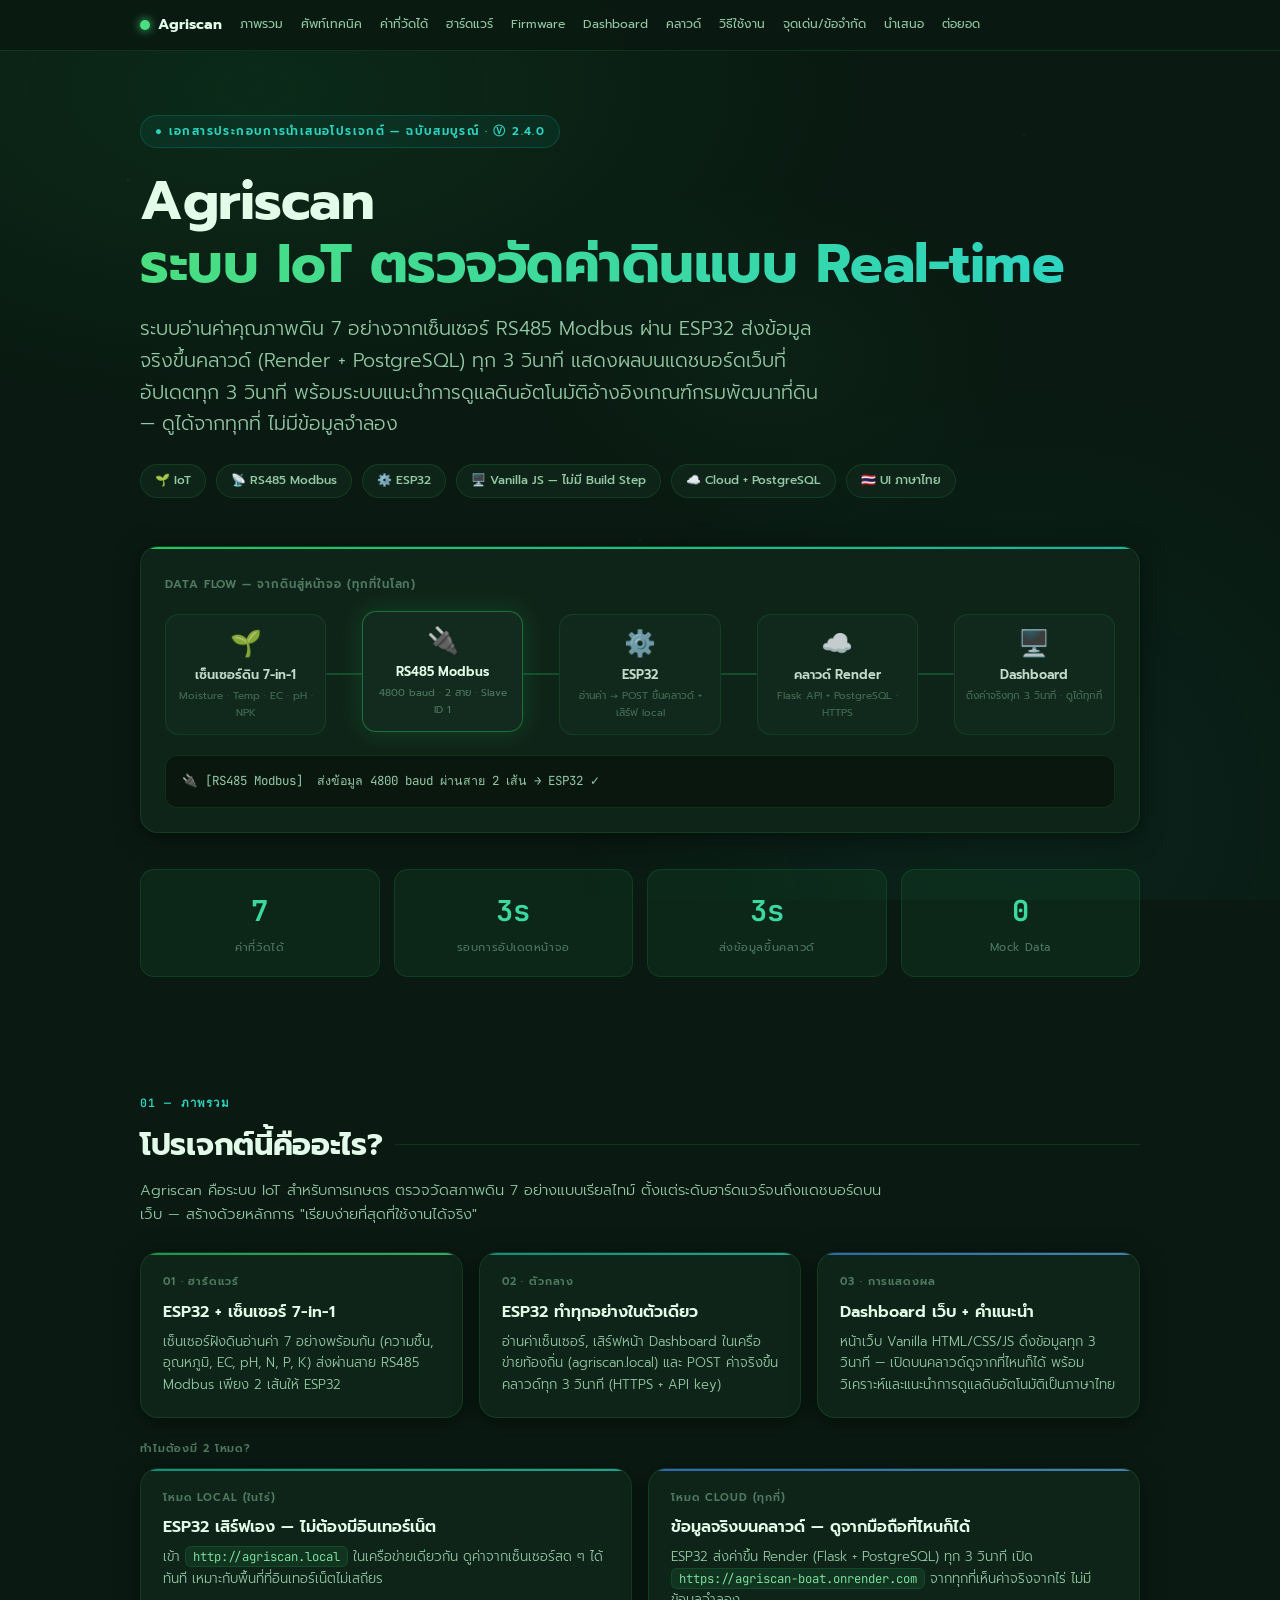
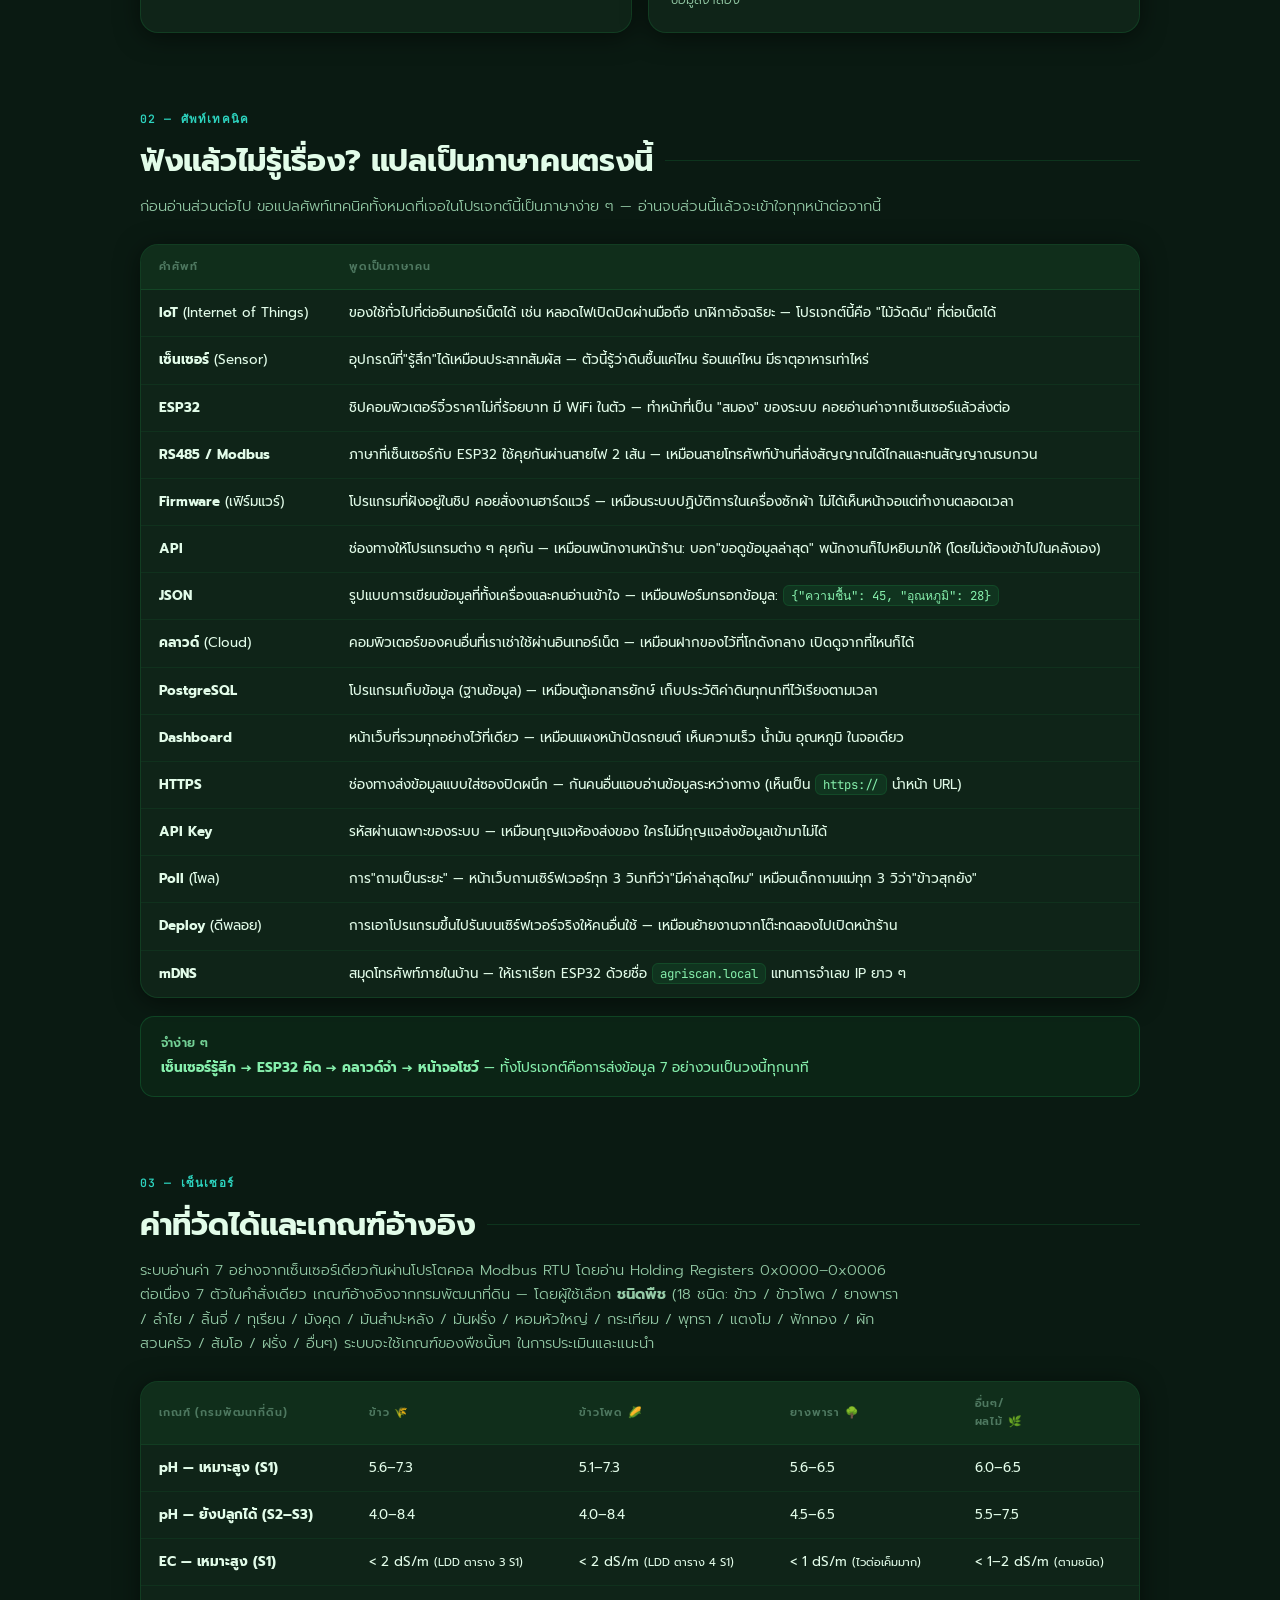
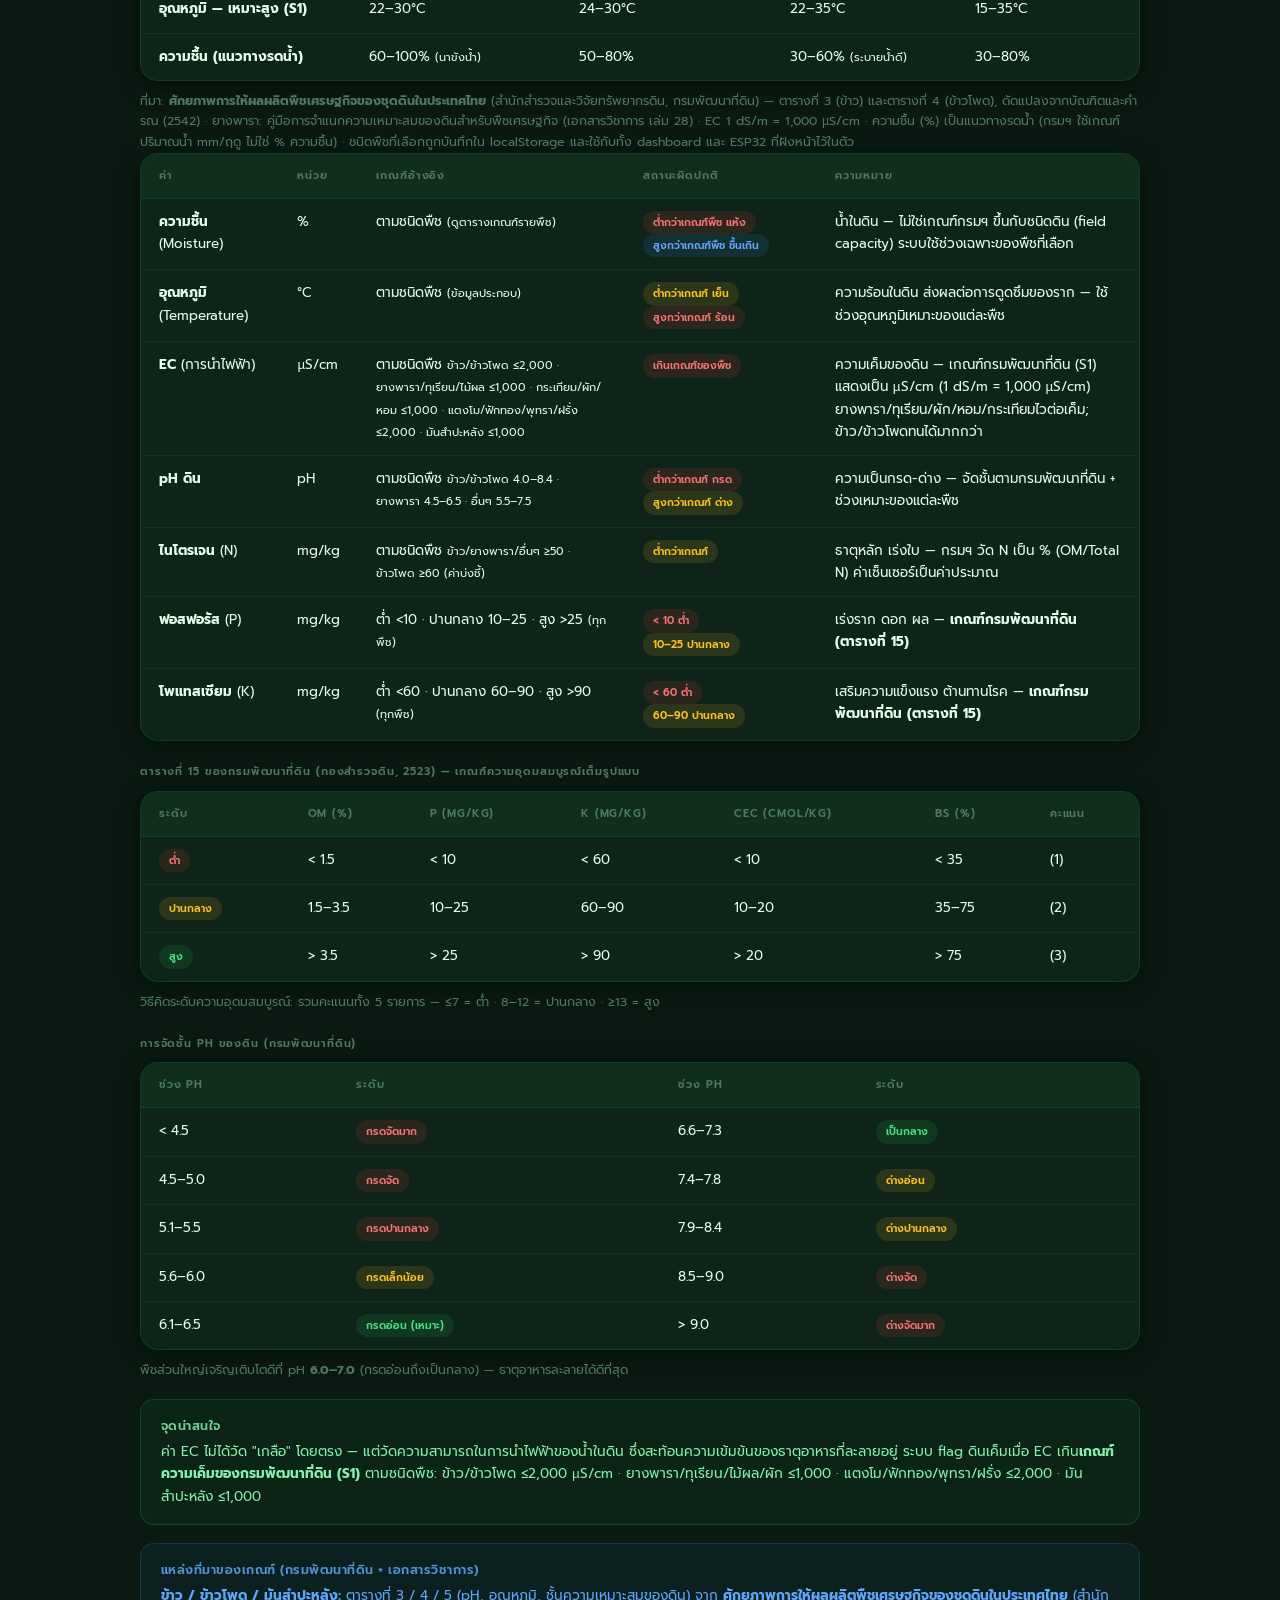
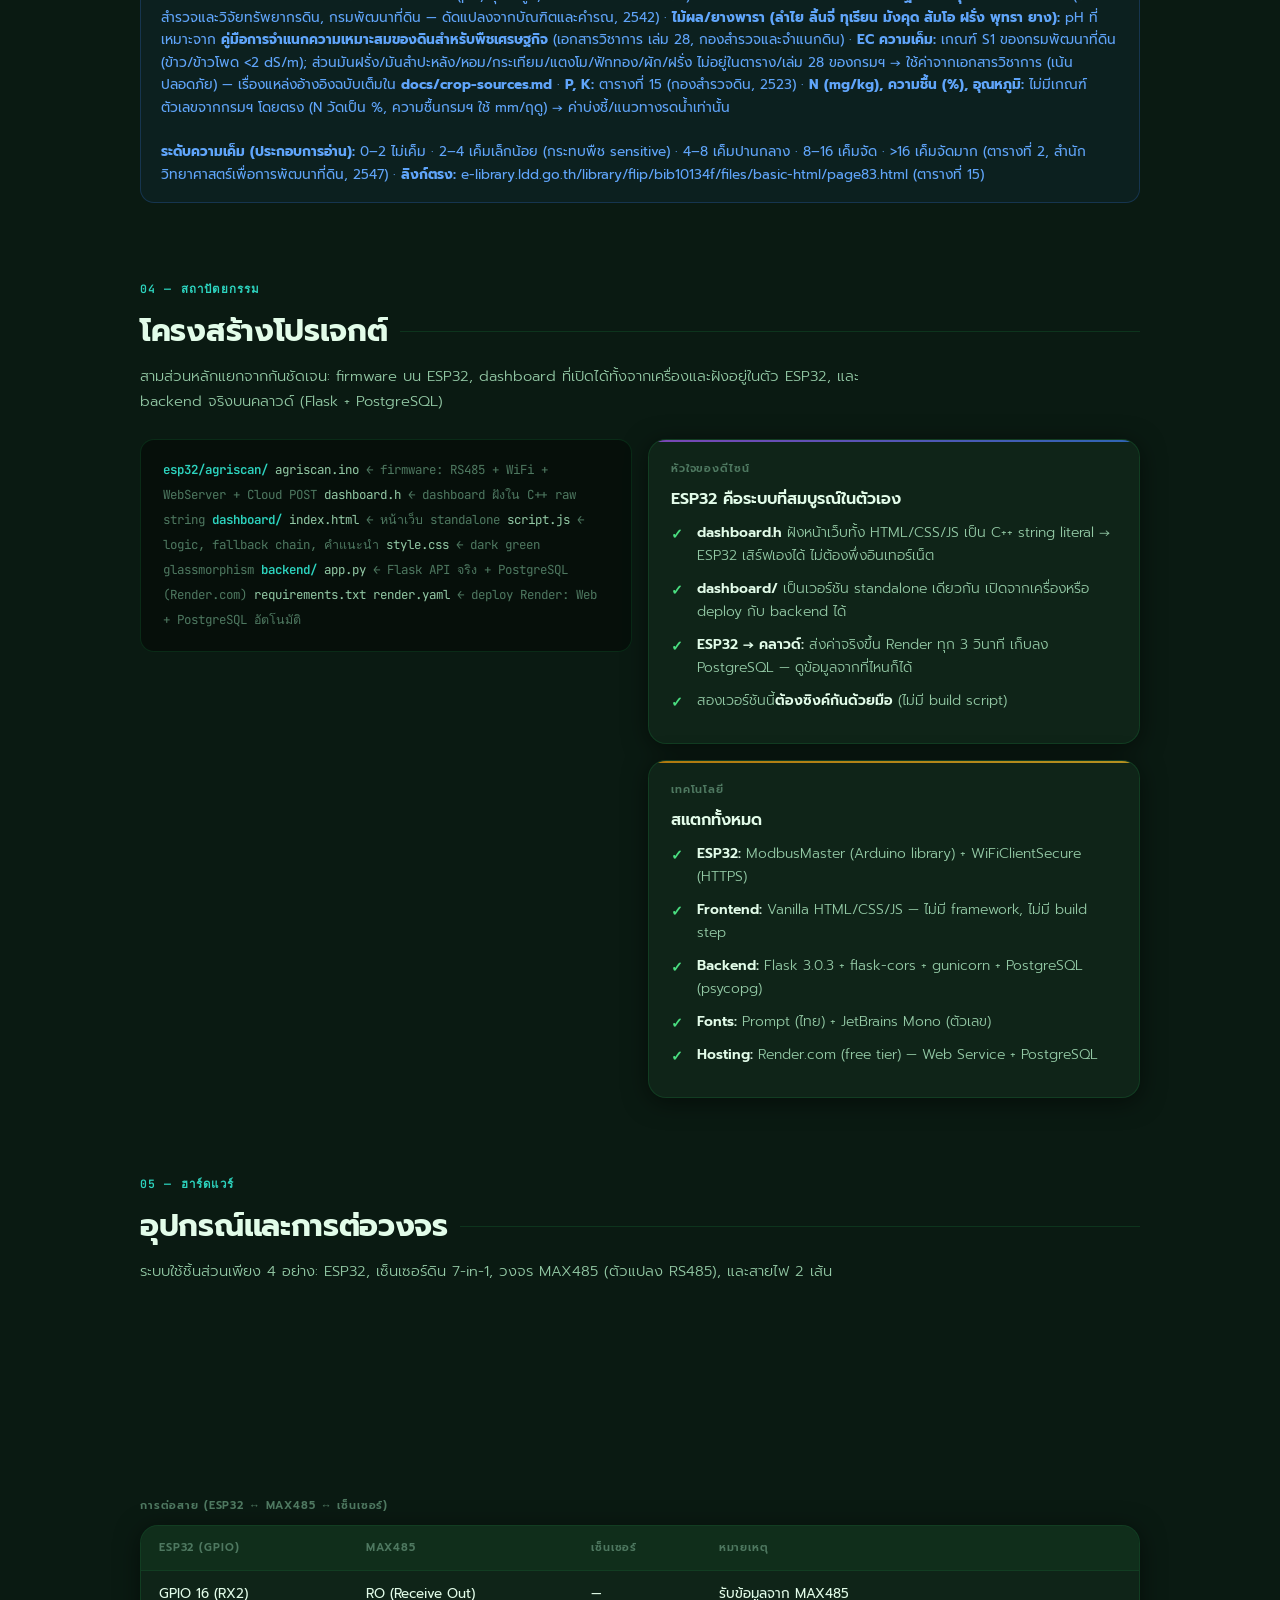
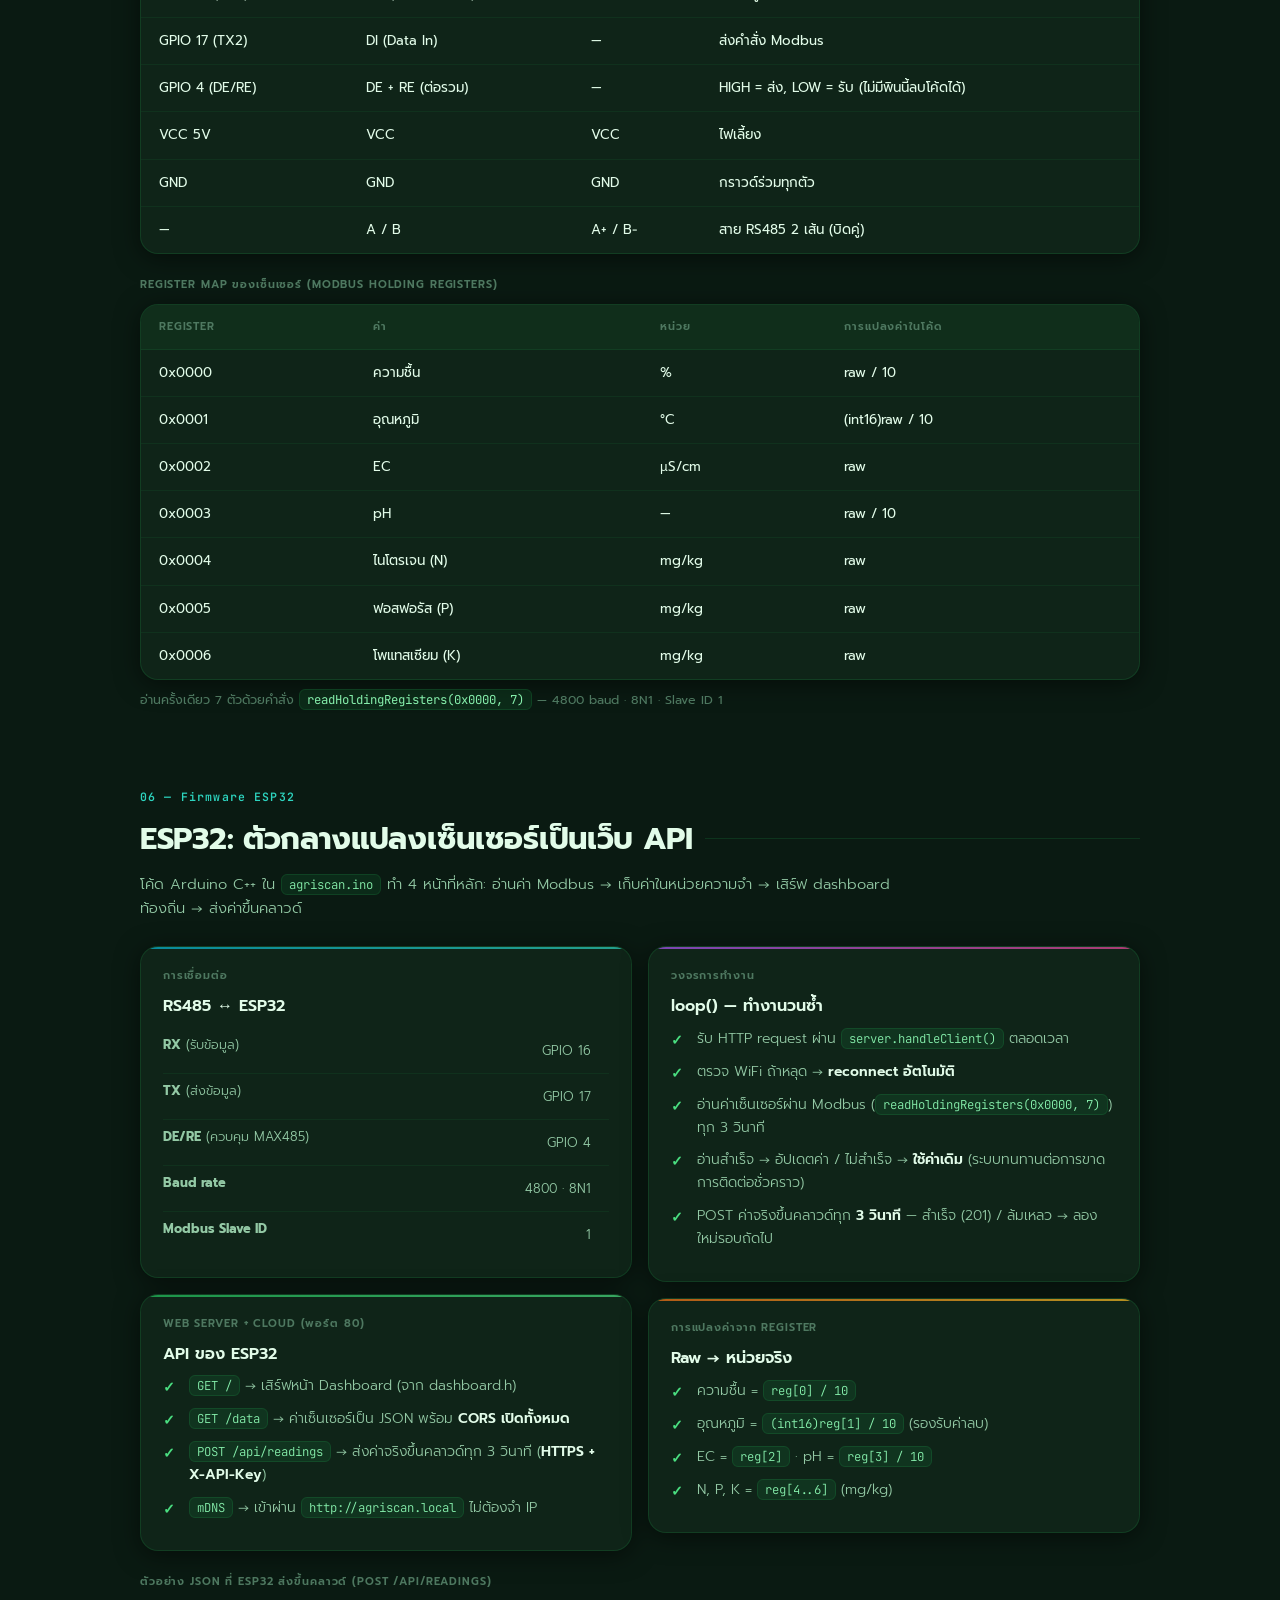
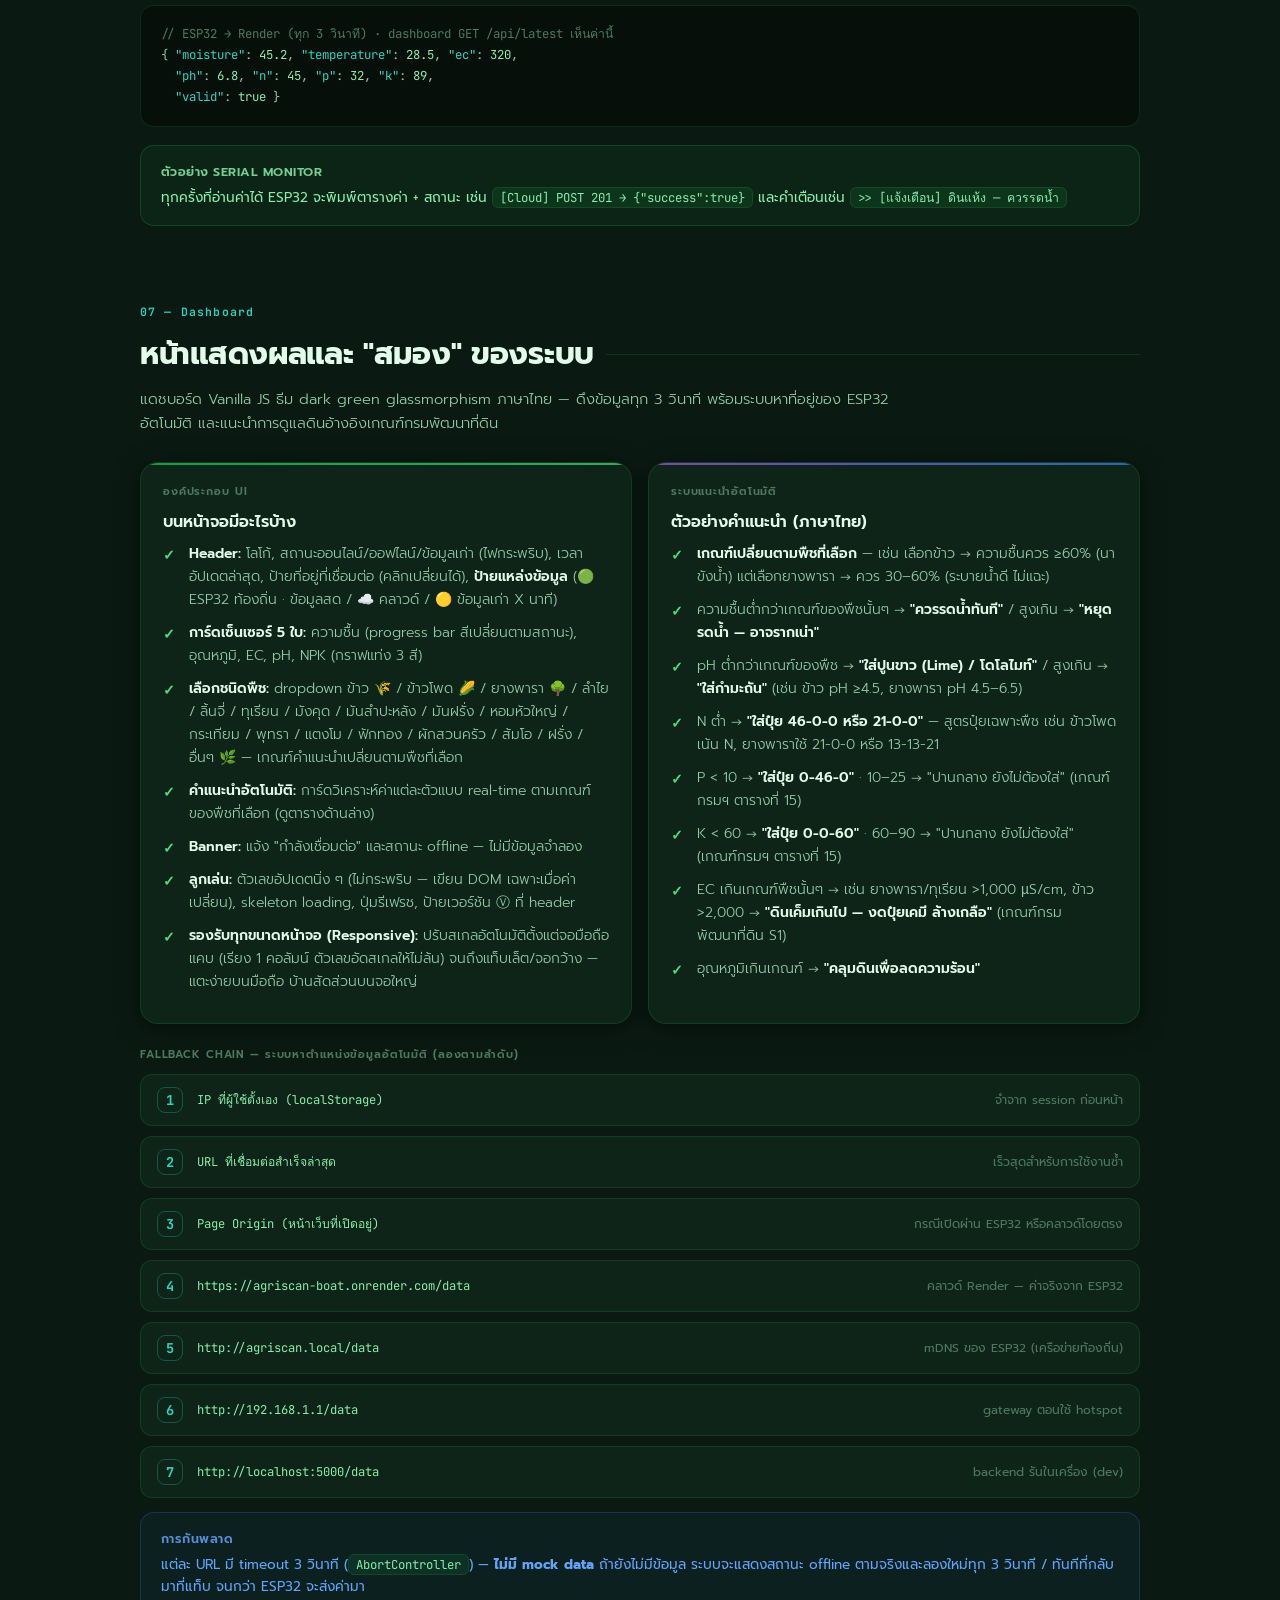
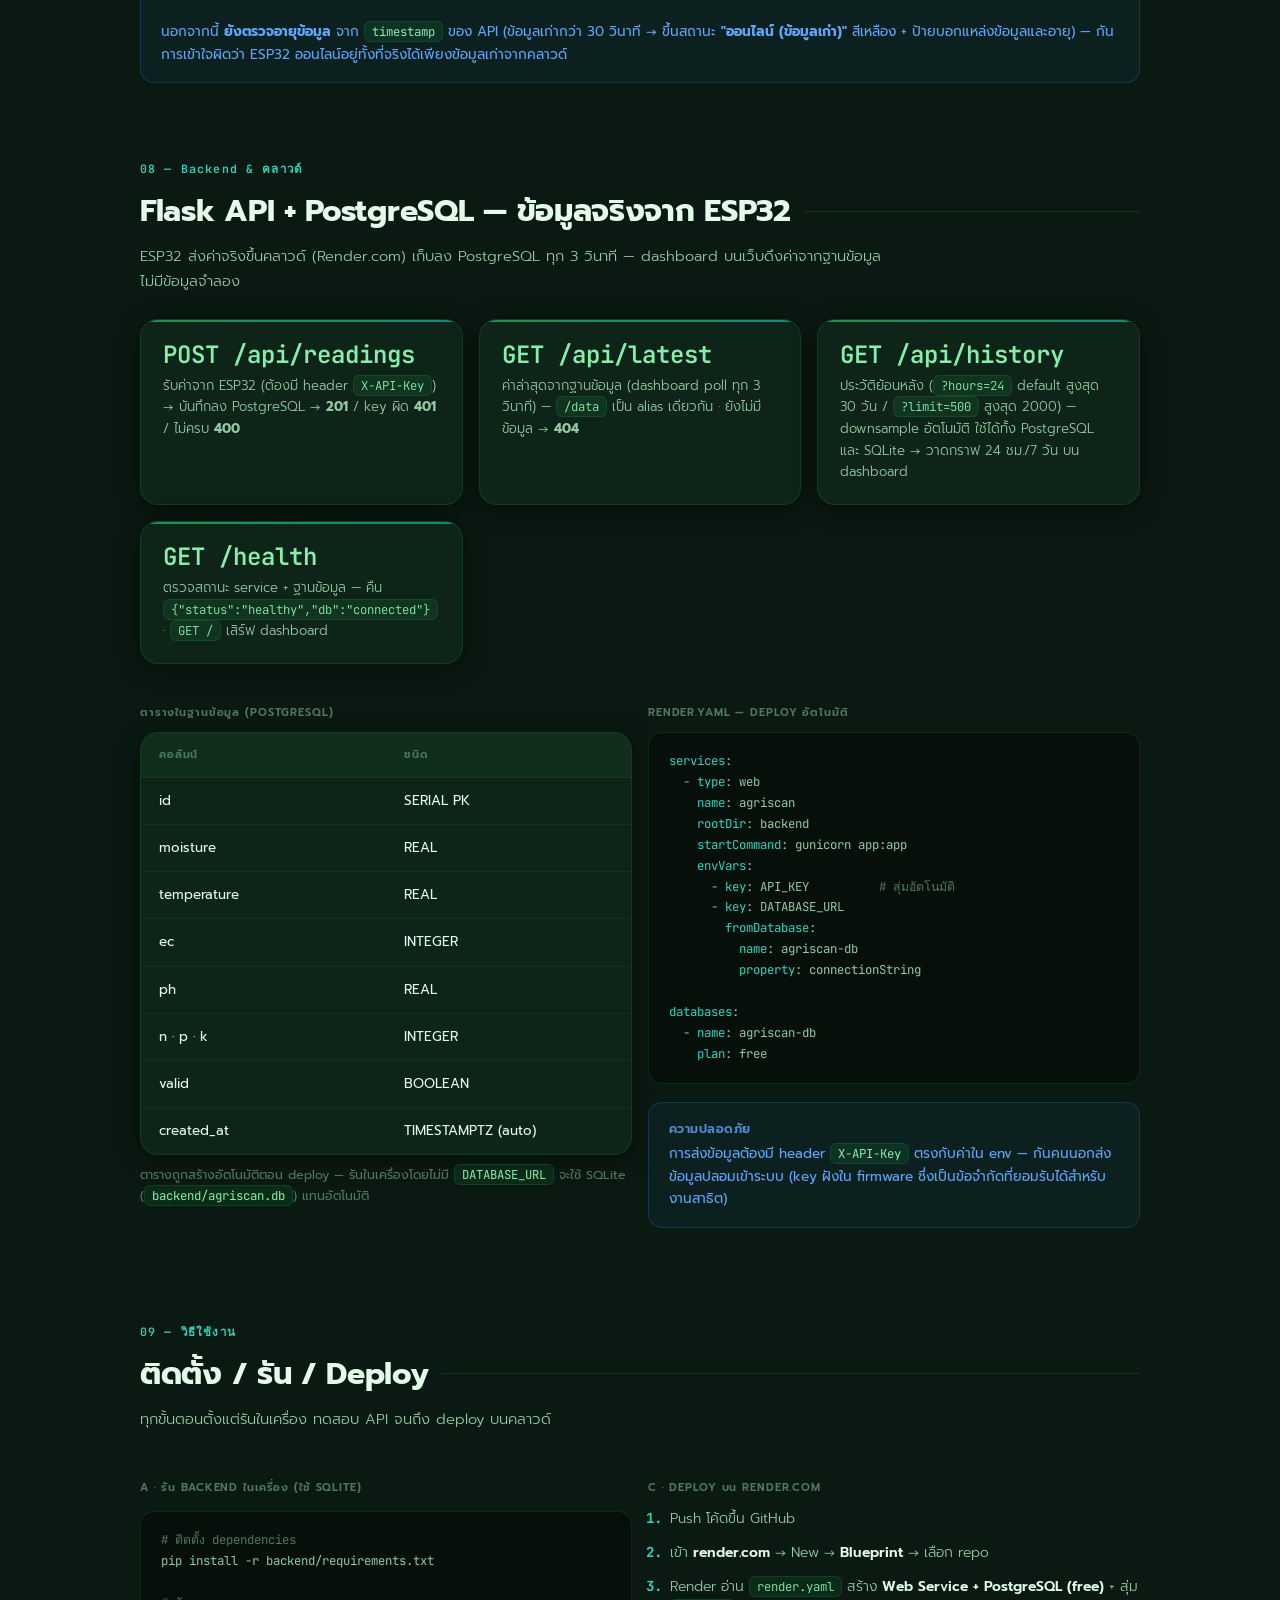
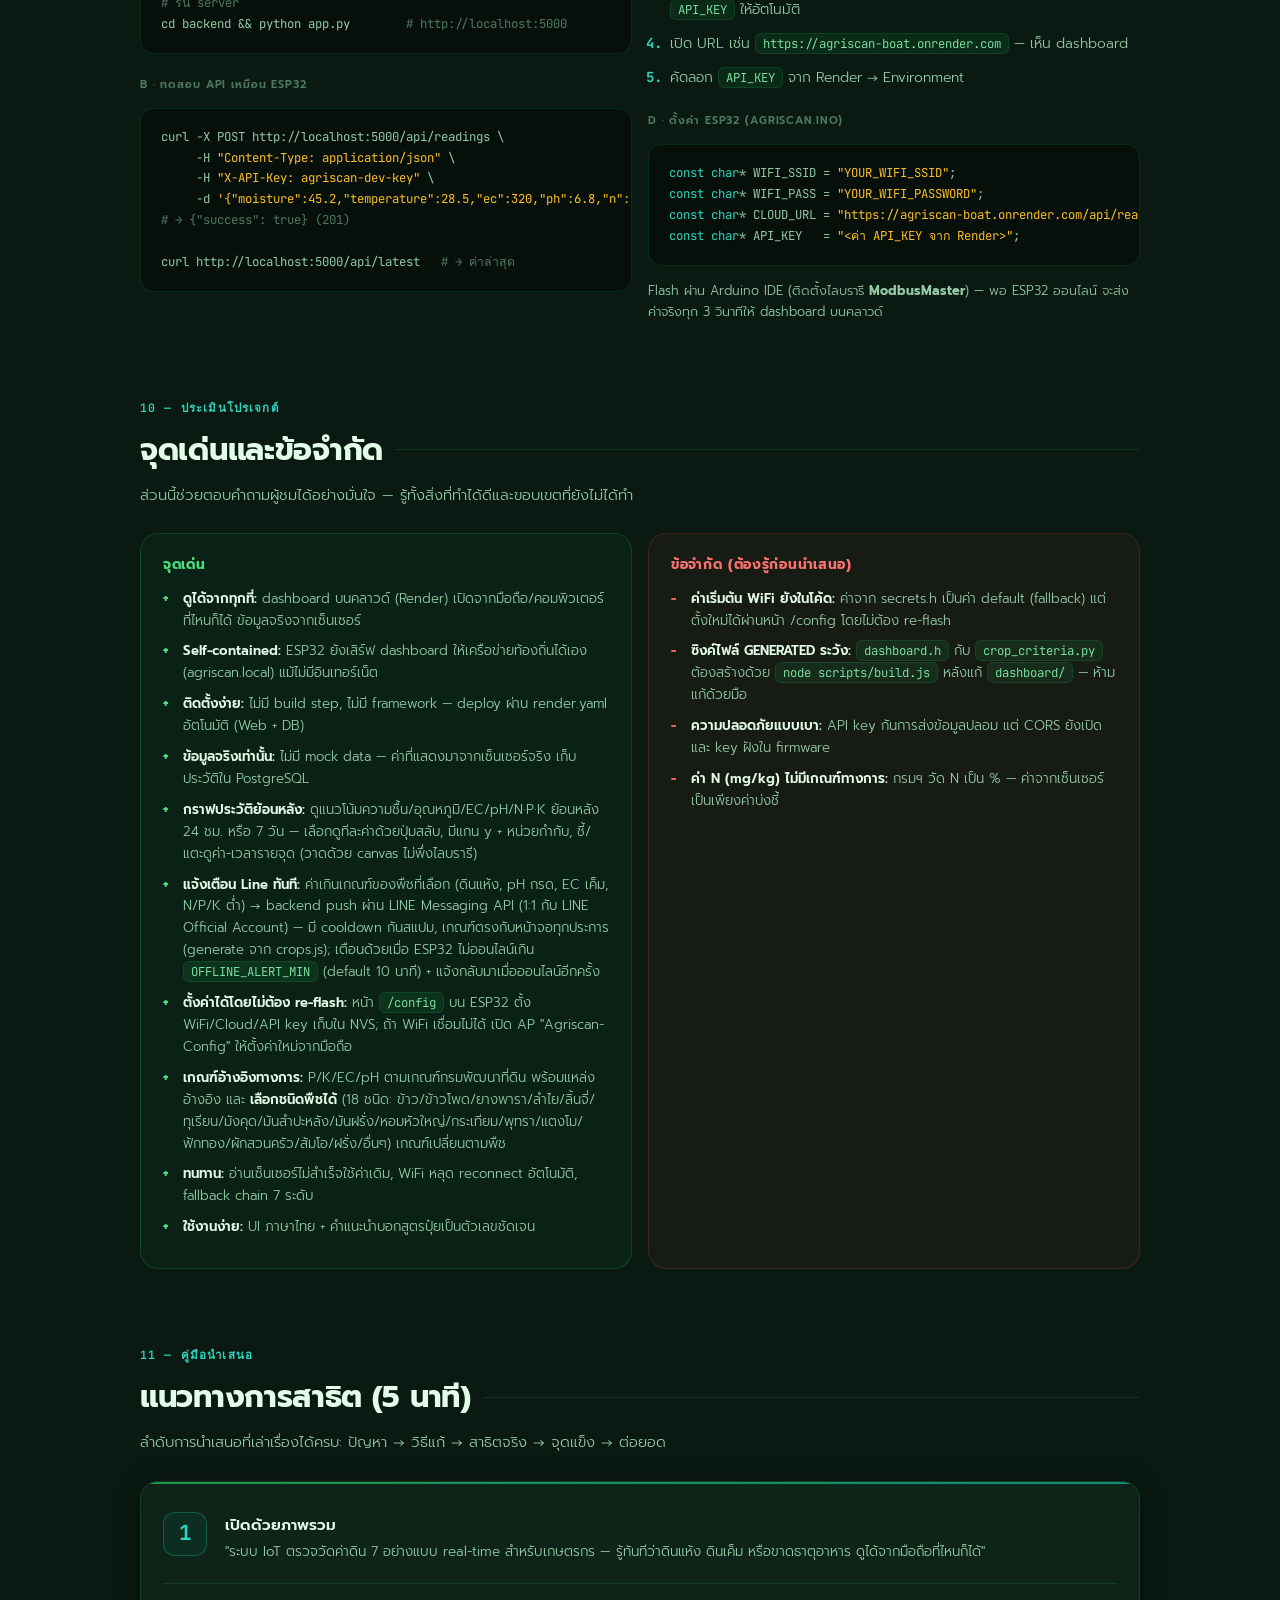
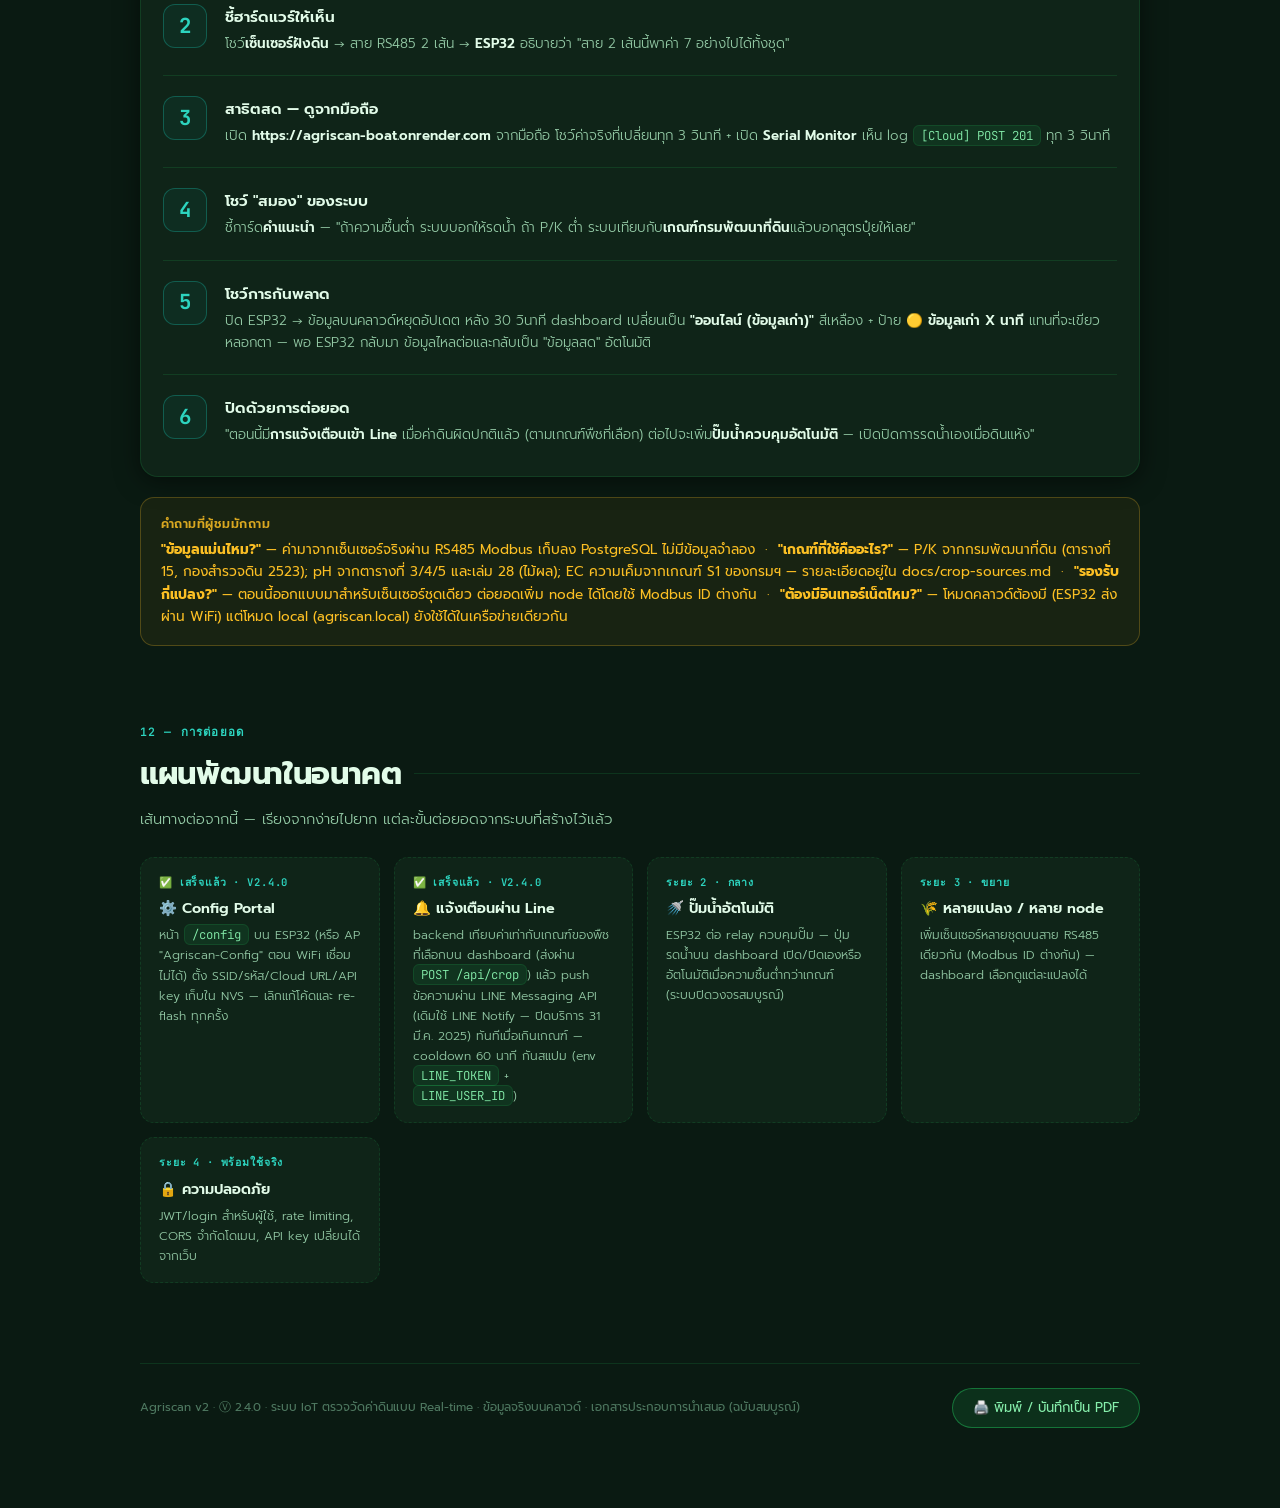
<file: agriscan-presentation.html>
<!DOCTYPE html>
<html lang="th">
<head>
<meta charset="UTF-8" />
<meta name="viewport" content="width=device-width, initial-scale=1.0" />
<title>Agriscan — เอกสารนำเสนอโปรเจกต์ (ฉบับสมบูรณ์)</title>
<link rel="preconnect" href="https://fonts.googleapis.com" />
<link rel="preconnect" href="https://fonts.gstatic.com" crossorigin />
<link href="https://fonts.googleapis.com/css2?family=Prompt:wght@300;400;500;600;700&family=JetBrains+Mono:wght@400;600&display=swap" rel="stylesheet" />
<style>
  /* ═════════════ Design Tokens (ต่อยอดจากธีม Agriscan) ═════════════ */
  :root {
    --green-50:#f0fdf4; --green-100:#dcfce7; --green-200:#bbf7d0;
    --green-300:#86efac; --green-400:#4ade80; --green-500:#22c55e;
    --green-600:#16a34a; --green-700:#15803d; --green-800:#166534;
    --green-900:#14532d; --green-950:#052e16;
    --teal-400:#2dd4bf; --teal-500:#14b8a6; --teal-600:#0d9488;
    --amber-400:#fbbf24; --amber-500:#f59e0b;
    --red-400:#f87171; --red-500:#ef4444;
    --blue-400:#60a5fa; --blue-500:#3b82f6;
    --purple-400:#c084fc;
    --bg-base:#0a1a12; --bg-card:#0f2418; --bg-card-2:#122b1e;
    --bg-glass:rgba(22,101,52,0.18);
    --border-dim:rgba(34,197,94,0.15); --border-glow:rgba(34,197,94,0.45);
    --text-primary:#e2fce9; --text-secondary:#93c9a5; --text-muted:#4e7860;
    --shadow-glow:0 0 32px rgba(34,197,94,0.12);
    --shadow-card:0 4px 24px rgba(0,0,0,0.5);
    --radius-card:18px; --radius-pill:999px;
    --font-body:'Prompt',sans-serif; --font-mono:'JetBrains Mono',monospace;
  }

  *, *::before, *::after { box-sizing:border-box; margin:0; padding:0; }
  html { scroll-behavior:smooth; }
  body {
    font-family:var(--font-body);
    background:var(--bg-base); color:var(--text-primary);
    min-height:100vh; overflow-x:hidden; line-height:1.65;
  }

  body::before {
    content:''; position:fixed; inset:0; pointer-events:none; z-index:0;
    background:
      radial-gradient(ellipse 80% 60% at 20% 10%, rgba(22,163,74,0.12) 0%, transparent 60%),
      radial-gradient(ellipse 60% 80% at 80% 90%, rgba(13,148,136,0.08) 0%, transparent 60%),
      radial-gradient(ellipse 40% 40% at 60% 40%, rgba(74,222,128,0.04) 0%, transparent 50%);
  }
  body::after {
    content:''; position:fixed; inset:0; pointer-events:none; z-index:0;
    background-image:
      radial-gradient(1px 1px at 10% 20%, rgba(74,222,128,0.3) 0%, transparent 100%),
      radial-gradient(1px 1px at 80% 15%, rgba(74,222,128,0.2) 0%, transparent 100%),
      radial-gradient(1px 1px at 50% 60%, rgba(45,212,191,0.3) 0%, transparent 100%),
      radial-gradient(1px 1px at 90% 70%, rgba(74,222,128,0.15) 0%, transparent 100%),
      radial-gradient(1px 1px at 30% 80%, rgba(45,212,191,0.2) 0%, transparent 100%);
  }

  .page { position:relative; z-index:1; max-width:1040px; margin:0 auto; padding:0 20px 80px; }

  /* ═════════════ Sticky nav ═════════════ */
  .topnav {
    position:sticky; top:0; z-index:50;
    background:rgba(10,26,18,0.88); backdrop-filter:blur(12px);
    border-bottom:1px solid var(--border-dim);
  }
  .topnav-inner {
    max-width:1040px; margin:0 auto; padding:10px 20px;
    display:flex; align-items:center; gap:16px; flex-wrap:wrap;
  }
  .topnav .brand { font-weight:700; font-size:0.9rem; display:flex; align-items:center; gap:8px; }
  .topnav .brand-dot {
    width:10px; height:10px; border-radius:50%; background:var(--green-400);
    box-shadow:0 0 10px var(--green-400); animation:pulse 2s infinite;
  }
  @keyframes pulse { 0%,100%{opacity:1; box-shadow:0 0 0 0 rgba(34,197,94,0.5);} 50%{opacity:.7; box-shadow:0 0 0 6px rgba(34,197,94,0);} }
  .topnav a {
    color:var(--text-secondary); text-decoration:none; font-size:0.76rem;
    padding:4px 2px; border-bottom:2px solid transparent; transition:all .2s;
  }
  .topnav a:hover { color:var(--green-300); border-color:var(--border-glow); }
  .topnav-links { display:flex; gap:14px; flex-wrap:wrap; }

  /* ═════════════ Hero ═════════════ */
  .hero { padding:64px 0 40px; }
  .eyebrow {
    display:inline-flex; align-items:center; gap:8px;
    font-size:0.72rem; font-weight:600; letter-spacing:0.12em; text-transform:uppercase;
    color:var(--teal-400);
    border:1px solid rgba(13,148,136,0.3); background:rgba(13,148,136,0.1);
    padding:6px 14px; border-radius:var(--radius-pill); margin-bottom:22px;
  }
  .hero h1 {
    font-size:clamp(2rem, 6vw, 3.4rem); font-weight:700; line-height:1.15;
    letter-spacing:-0.5px;
  }
  .hero h1 .grad {
    background:linear-gradient(90deg, var(--green-400), var(--teal-400));
    -webkit-background-clip:text; background-clip:text; color:transparent;
  }
  .hero .lead {
    margin-top:18px; font-size:clamp(1rem, 2.5vw, 1.2rem);
    color:var(--text-secondary); max-width:680px; font-weight:300;
  }
  .hero .tags { margin-top:24px; display:flex; gap:10px; flex-wrap:wrap; }
  .tag {
    font-size:0.75rem; font-weight:500; padding:6px 14px; border-radius:var(--radius-pill);
    border:1px solid var(--border-dim); background:var(--bg-card); color:var(--text-secondary);
  }

  /* ═════════════ Flow diagram (Signature) ═════════════ */
  .flow-wrap {
    margin:48px 0 0; padding:28px 24px 24px;
    background:var(--bg-card); border:1px solid var(--border-dim);
    border-radius:var(--radius-card); box-shadow:var(--shadow-card);
    position:relative; overflow:hidden;
  }
  .flow-wrap::before {
    content:''; position:absolute; top:0; left:0; right:0; height:2px;
    background:linear-gradient(90deg, var(--green-500), var(--teal-500), var(--green-500));
    background-size:200% 100%; animation:slidebg 6s linear infinite;
  }
  @keyframes slidebg { to { background-position:-200% 0; } }
  .flow-title {
    font-size:0.72rem; font-weight:600; letter-spacing:0.08em; text-transform:uppercase;
    color:var(--text-muted); margin-bottom:20px;
  }
  .flow { display:flex; align-items:stretch; gap:0; flex-wrap:wrap; justify-content:center; }
  .flow-node {
    flex:1 1 140px; max-width:185px; text-align:center;
    background:var(--bg-card-2); border:1px solid var(--border-dim);
    border-radius:14px; padding:16px 10px 12px; position:relative;
    transition:all .3s ease; opacity:.85;
  }
  .flow-node.active {
    opacity:1; border-color:var(--border-glow);
    box-shadow:0 0 24px rgba(34,197,94,0.2);
    transform:translateY(-3px);
  }
  .flow-node .f-icon { font-size:1.6rem; line-height:1; margin-bottom:8px; }
  .flow-node .f-name { font-size:0.8rem; font-weight:600; }
  .flow-node .f-sub { font-size:0.64rem; color:var(--text-muted); margin-top:3px; }
  .flow-conn { flex:0 0 36px; display:flex; align-items:center; justify-content:center; position:relative; }
  .flow-conn::before {
    content:''; width:100%; height:2px; background:rgba(34,197,94,0.25); border-radius:2px;
  }
  .flow-conn .packet {
    position:absolute; width:8px; height:8px; border-radius:50%;
    background:var(--green-400); box-shadow:0 0 8px var(--green-400);
    animation:travel 1.6s ease-in-out infinite; opacity:0;
  }
  .flow-conn:nth-child(2) .packet { animation-delay:0s; }
  .flow-conn:nth-child(4) .packet { animation-delay:0.4s; }
  .flow-conn:nth-child(6) .packet { animation-delay:0.8s; }
  .flow-conn:nth-child(8) .packet { animation-delay:1.2s; }
  @keyframes travel {
    0% { left:0; opacity:0; } 20% { opacity:1; }
    80% { opacity:1; } 100% { left:calc(100% - 8px); opacity:0; }
  }

  .flow-readout {
    margin-top:20px; padding:14px 16px; border-radius:12px;
    background:rgba(0,0,0,0.35); border:1px solid var(--border-dim);
    font-family:var(--font-mono); font-size:0.78rem; line-height:1.8;
    color:var(--text-secondary); white-space:pre-wrap; word-break:break-word;
  }
  .flow-readout .dim { color:var(--text-muted); }

  /* ═════════════ Section base ═════════════ */
  section { margin-top:76px; }
  .sec-head { margin-bottom:26px; }
  .sec-num {
    font-family:var(--font-mono); font-size:0.72rem; font-weight:600;
    color:var(--teal-400); letter-spacing:0.1em; display:block; margin-bottom:8px;
  }
  .sec-head h2 {
    font-size:clamp(1.4rem, 4vw, 1.9rem); font-weight:700; letter-spacing:-0.3px;
    display:flex; align-items:center; gap:12px;
  }
  .sec-head h2::after { content:''; flex:1; height:1px; background:var(--border-dim); }
  .sec-head p { color:var(--text-secondary); margin-top:8px; font-size:0.92rem; font-weight:300; max-width:760px; }
  .sub-label {
    font-size:0.68rem; font-weight:600; letter-spacing:0.08em; text-transform:uppercase;
    color:var(--text-muted); margin:22px 0 10px;
  }

  /* ═════════════ Cards & grid ═════════════ */
  .grid2 { display:grid; grid-template-columns:repeat(auto-fit, minmax(300px, 1fr)); gap:16px; }
  .grid3 { display:grid; grid-template-columns:repeat(auto-fit, minmax(250px, 1fr)); gap:16px; }
  .card {
    background:var(--bg-card); border:1px solid var(--border-dim);
    border-radius:var(--radius-card); padding:20px 22px;
    box-shadow:var(--shadow-card); position:relative; overflow:hidden;
    transition:transform .25s ease, border-color .25s ease, box-shadow .25s ease;
  }
  .card::before {
    content:''; position:absolute; top:0; left:0; right:0; height:2px;
    background:var(--card-accent, linear-gradient(90deg,var(--green-500),var(--teal-500)));
    opacity:.7; transition:opacity .25s;
  }
  .card:hover { transform:translateY(-3px); border-color:var(--border-glow); box-shadow:var(--shadow-card), 0 0 28px rgba(34,197,94,0.1); }
  .card:hover::before { opacity:1; }
  .card .c-label {
    font-size:0.68rem; font-weight:600; letter-spacing:0.08em; text-transform:uppercase;
    color:var(--text-muted); margin-bottom:8px;
  }
  .card .c-title { font-size:1rem; font-weight:600; margin-bottom:6px; }
  .card .c-desc { font-size:0.82rem; color:var(--text-secondary); font-weight:300; }
  .card .c-big {
    font-family:var(--font-mono); font-size:1.5rem; font-weight:600;
    color:var(--green-300); line-height:1.25;
  }
  .card .c-big small { font-size:0.7rem; color:var(--text-muted); font-family:var(--font-body); }

  /* ═════════════ Stats strip ═════════════ */
  .stats {
    display:grid; grid-template-columns:repeat(auto-fit, minmax(150px, 1fr));
    gap:14px; margin-top:36px;
  }
  .stat {
    background:var(--bg-glass); border:1px solid var(--border-dim);
    border-radius:14px; padding:18px 14px; text-align:center;
  }
  .stat .v {
    font-family:var(--font-mono); font-size:1.8rem; font-weight:700;
    background:linear-gradient(90deg, var(--green-400), var(--teal-400));
    -webkit-background-clip:text; background-clip:text; color:transparent;
  }
  .stat .k { font-size:0.7rem; color:var(--text-muted); margin-top:4px; letter-spacing:0.05em; }

  /* ═════════════ Tables ═════════════ */
  .table-wrap {
    background:var(--bg-card); border:1px solid var(--border-dim);
    border-radius:var(--radius-card); overflow-x:auto; box-shadow:var(--shadow-card);
  }
  table { width:100%; border-collapse:collapse; font-size:0.84rem; min-width:600px; }
  thead th {
    text-align:left; font-size:0.68rem; font-weight:600; letter-spacing:0.08em;
    text-transform:uppercase; color:var(--text-muted);
    padding:13px 18px; border-bottom:1px solid var(--border-dim);
    background:rgba(22,101,52,0.15);
  }
  tbody td { padding:12px 18px; border-bottom:1px solid rgba(34,197,94,0.08); vertical-align:top; }
  tbody tr:last-child td { border-bottom:none; }
  tbody tr { transition:background .2s; }
  tbody tr:hover { background:rgba(34,197,94,0.05); }
  td .mono { font-family:var(--font-mono); font-size:0.78rem; color:var(--green-300); }
  .pill {
    display:inline-block; font-size:0.66rem; font-weight:600; padding:3px 10px;
    border-radius:var(--radius-pill); white-space:nowrap;
  }
  .pill.green { background:rgba(34,197,94,0.12); color:var(--green-400); }
  .pill.teal  { background:rgba(20,184,166,0.12); color:var(--teal-400); }
  .pill.amber { background:rgba(251,191,36,0.12); color:var(--amber-400); }
  .pill.red   { background:rgba(239,68,68,0.12); color:var(--red-400); }
  .pill.blue  { background:rgba(59,130,246,0.12); color:var(--blue-400); }
  .pill.purple{ background:rgba(168,85,247,0.14); color:var(--purple-400); }

  /* ═════════════ Code blocks ═════════════ */
  pre {
    background:rgba(0,0,0,0.4); border:1px solid var(--border-dim);
    border-radius:14px; padding:18px 20px; overflow-x:auto;
    font-family:var(--font-mono); font-size:0.77rem; line-height:1.7;
    color:var(--text-secondary); margin:14px 0;
  }
  pre .c { color:var(--text-muted); }
  pre .k { color:var(--teal-400); }
  pre .s { color:var(--amber-400); }
  pre .n { color:var(--green-300); }
  code.inline {
    font-family:var(--font-mono); font-size:0.77rem;
    background:rgba(34,197,94,0.1); border:1px solid var(--border-dim);
    color:var(--green-300); padding:1px 7px; border-radius:6px;
  }

  /* ═════════════ Chain (fallback) ═════════════ */
  .chain { display:flex; flex-direction:column; gap:10px; margin-top:8px; }
  .chain-step {
    display:flex; align-items:center; gap:14px;
    background:var(--bg-card); border:1px solid var(--border-dim);
    border-radius:12px; padding:12px 16px; font-size:0.85rem;
    transition:transform .2s, border-color .2s;
  }
  .chain-step:hover { transform:translateX(4px); border-color:var(--border-glow); }
  .chain-step .no {
    font-family:var(--font-mono); font-weight:700; font-size:0.85rem;
    color:var(--teal-400); width:26px; height:26px; flex-shrink:0;
    display:grid; place-items:center;
    border:1px solid rgba(20,184,166,0.35); border-radius:8px;
  }
  .chain-step .src {
    font-family:var(--font-mono); font-size:0.76rem; color:var(--green-300);
    flex-shrink:0; min-width:0;
  }
  .chain-step .why { color:var(--text-muted); font-size:0.76rem; margin-left:auto; text-align:right; }

  /* ═════════════ Lists ═════════════ */
  ul.check { list-style:none; }
  ul.check li { position:relative; padding-left:26px; margin-bottom:10px; font-size:0.87rem; color:var(--text-secondary); font-weight:300; }
  ul.check li::before {
    content:'✓'; position:absolute; left:0; top:1px;
    color:var(--green-400); font-weight:700; font-size:0.9rem;
  }
  ul.check li b { color:var(--text-primary); font-weight:600; }
  ol.steps { padding-left:22px; }
  ol.steps li { margin-bottom:10px; font-size:0.87rem; color:var(--text-secondary); font-weight:300; }
  ol.steps li b { color:var(--text-primary); font-weight:600; }
  ol.steps li::marker { color:var(--teal-400); font-family:var(--font-mono); font-weight:700; }

  /* ═════════════ Callouts ═════════════ */
  .callout {
    border-radius:14px; padding:16px 20px; margin:18px 0;
    border:1px solid; font-size:0.85rem;
  }
  .callout.warn { background:rgba(251,191,36,0.06); border-color:rgba(251,191,36,0.25); color:var(--amber-400); }
  .callout.info { background:rgba(59,130,246,0.06); border-color:rgba(59,130,246,0.22); color:var(--blue-400); }
  .callout.ok   { background:rgba(34,197,94,0.06); border-color:rgba(34,197,94,0.2); color:var(--green-300); }
  .callout b { color:inherit; }
  .callout .t { display:block; font-weight:600; margin-bottom:4px; font-size:0.78rem; letter-spacing:0.04em; text-transform:uppercase; opacity:.85; }

  /* ═════════════ File tree ═════════════ */
  .tree {
    font-family:var(--font-mono); font-size:0.78rem; line-height:2;
    background:rgba(0,0,0,0.4); border:1px solid var(--border-dim);
    border-radius:14px; padding:18px 22px; overflow-x:auto; color:var(--text-secondary);
  }
  .tree .dir { color:var(--teal-400); font-weight:600; }
  .tree .cmt { color:var(--text-muted); }
  .tree .f   { color:var(--green-300); }

  /* ═════════════ Pros / cons ═════════════ */
  .pros-cons { display:grid; grid-template-columns:repeat(auto-fit, minmax(290px, 1fr)); gap:16px; }
  .pc { border-radius:var(--radius-card); padding:20px 22px; border:1px solid; }
  .pc.pro { background:rgba(34,197,94,0.05); border-color:rgba(34,197,94,0.2); }
  .pc.con { background:rgba(239,68,68,0.05); border-color:rgba(239,68,68,0.2); }
  .pc h3 { font-size:0.85rem; font-weight:700; margin-bottom:12px; letter-spacing:0.05em; }
  .pc.pro h3 { color:var(--green-400); }
  .pc.con h3 { color:var(--red-400); }
  .pc ul { list-style:none; }
  .pc li { padding-left:20px; position:relative; font-size:0.83rem; color:var(--text-secondary); margin-bottom:9px; font-weight:300; }
  .pc.pro li::before { content:'+'; position:absolute; left:0; color:var(--green-400); font-weight:700; }
  .pc.con li::before { content:'−'; position:absolute; left:0; color:var(--red-400); font-weight:700; }
  .pc li b { color:var(--text-primary); font-weight:600; }

  /* ═════════════ Presentation steps ═════════════ */
  .pres-step { display:flex; gap:18px; padding:20px 0; border-bottom:1px solid var(--border-dim); }
  .pres-step:last-child { border-bottom:none; }
  .pres-step .big {
    font-family:var(--font-mono); font-size:1.3rem; font-weight:700;
    color:var(--teal-400); flex-shrink:0; width:44px; height:44px;
    display:grid; place-items:center;
    border:1px solid rgba(20,184,166,0.35); border-radius:12px;
    background:rgba(13,148,136,0.08);
  }
  .pres-step h4 { font-size:0.95rem; font-weight:600; margin-bottom:4px; }
  .pres-step p { font-size:0.84rem; color:var(--text-secondary); font-weight:300; }
  .pres-step p b { color:var(--text-primary); font-weight:600; }

  /* ═════════════ Roadmap ═════════════ */
  .roadmap { display:grid; grid-template-columns:repeat(auto-fit, minmax(230px,1fr)); gap:14px; }
  .rm {
    background:var(--bg-card); border:1px dashed var(--border-dim);
    border-radius:14px; padding:16px 18px; transition:all .25s;
  }
  .rm:hover { border-color:var(--border-glow); background:var(--bg-card-2); }
  .rm .rm-stage {
    font-family:var(--font-mono); font-size:0.66rem; font-weight:600;
    color:var(--teal-400); letter-spacing:0.08em; text-transform:uppercase;
    display:block; margin-bottom:6px;
  }
  .rm h4 { font-size:0.9rem; font-weight:600; margin-bottom:4px; }
  .rm p { font-size:0.76rem; color:var(--text-secondary); font-weight:300; }

  /* ═════════════ Footer ═════════════ */
  footer {
    margin-top:80px; padding-top:24px; border-top:1px solid var(--border-dim);
    display:flex; align-items:center; justify-content:space-between; flex-wrap:wrap; gap:12px;
  }
  footer p { font-size:0.74rem; color:var(--text-muted); }
  .btn {
    display:inline-flex; align-items:center; gap:8px;
    padding:9px 20px; border-radius:var(--radius-pill);
    border:1px solid var(--border-glow); background:rgba(22,101,52,0.3);
    color:var(--green-300); font-family:var(--font-body); font-size:0.82rem;
    cursor:pointer; text-decoration:none; transition:all .2s;
  }
  .btn:hover { background:rgba(22,101,52,0.5); box-shadow:0 0 20px rgba(34,197,94,0.2); }

  /* ═════════════ Scroll reveal ═════════════ */
  .reveal { opacity:0; transform:translateY(18px); transition:opacity .6s ease, transform .6s ease; }
  .reveal.in { opacity:1; transform:none; }

  /* ═════════════ Responsive ═════════════ */
  @media (max-width:640px) {
    .flow { flex-direction:column; align-items:center; gap:10px; }
    .flow-conn { flex:0 0 26px; width:2px; min-height:26px; }
    .flow-conn::before { width:2px; height:100%; }
    .flow-conn .packet { width:8px; height:8px; animation:travel-v 1.6s ease-in-out infinite; }
    @keyframes travel-v {
      0% { top:0; opacity:0; } 20% { opacity:1; }
      80% { opacity:1; } 100% { top:calc(100% - 8px); opacity:0; }
    }
    .chain-step { flex-wrap:wrap; }
    .chain-step .why { margin-left:0; text-align:left; width:100%; }
  }

  @media (prefers-reduced-motion: reduce) {
    *, *::before, *::after { animation-duration:0.01ms !important; animation-iteration-count:1 !important; transition-duration:0.01ms !important; }
    .reveal { opacity:1; transform:none; }
  }

  /* ═════════════ Print ═════════════ */
  @media print {
    body { background:#fff; color:#000; }
    body::before, body::after, .topnav, .btn { display:none !important; }
    .card, .table-wrap, .tree, pre, .flow-wrap { box-shadow:none; background:#fff; border-color:#ccc; color:#000; }
    .card .c-desc, .pc li, .pres-step p, .sec-head p, .rm p, ol.steps li, ul.check li { color:#333; }
    .topnav { position:static; }
  }
</style>
</head>
<body>

<nav class="topnav">
  <div class="topnav-inner">
    <span class="brand"><span class="brand-dot"></span>Agriscan</span>
    <div class="topnav-links">
      <a href="#overview">ภาพรวม</a>
      <a href="#glossary">ศัพท์เทคนิค</a>
      <a href="#sensors">ค่าที่วัดได้</a>
      <a href="#hardware">ฮาร์ดแวร์</a>
      <a href="#firmware">Firmware</a>
      <a href="#dashboard">Dashboard</a>
      <a href="#backend">คลาวด์</a>
      <a href="#usage">วิธีใช้งาน</a>
      <a href="#eval">จุดเด่น/ข้อจำกัด</a>
      <a href="#present">นำเสนอ</a>
      <a href="#roadmap">ต่อยอด</a>
    </div>
  </div>
</nav>

<div class="page">

  <!-- ═══════════ HERO ═══════════ -->
  <header class="hero reveal">
    <span class="eyebrow">● เอกสารประกอบการนำเสนอโปรเจกต์ — ฉบับสมบูรณ์ · Ⓥ 2.4.0</span>
    <h1>Agriscan<br /><span class="grad">ระบบ IoT ตรวจวัดค่าดินแบบ Real-time</span></h1>
    <p class="lead">
      ระบบอ่านค่าคุณภาพดิน 7 อย่างจากเซ็นเซอร์ RS485 Modbus ผ่าน ESP32
      ส่งข้อมูลจริงขึ้นคลาวด์ (Render + PostgreSQL) ทุก 3 วินาที แสดงผลบนแดชบอร์ดเว็บที่อัปเดตทุก 3 วินาที
      พร้อมระบบแนะนำการดูแลดินอัตโนมัติอ้างอิงเกณฑ์กรมพัฒนาที่ดิน — ดูได้จากทุกที่ ไม่มีข้อมูลจำลอง
    </p>
    <div class="tags">
      <span class="tag">🌱 IoT</span>
      <span class="tag">📡 RS485 Modbus</span>
      <span class="tag">⚙️ ESP32</span>
      <span class="tag">🖥️ Vanilla JS — ไม่มี Build Step</span>
      <span class="tag">☁️ Cloud + PostgreSQL</span>
      <span class="tag">🇹🇭 UI ภาษาไทย</span>
    </div>

    <!-- Flow diagram -->
    <div class="flow-wrap">
      <div class="flow-title">Data Flow — จากดินสู่หน้าจอ (ทุกที่ในโลก)</div>
      <div class="flow" id="flow">
        <div class="flow-node" data-step="0">
          <div class="f-icon">🌱</div>
          <div class="f-name">เซ็นเซอร์ดิน 7-in-1</div>
          <div class="f-sub">Moisture · Temp · EC · pH · NPK</div>
        </div>
        <div class="flow-conn"><span class="packet"></span></div>
        <div class="flow-node" data-step="1">
          <div class="f-icon">🔌</div>
          <div class="f-name">RS485 Modbus</div>
          <div class="f-sub">4800 baud · 2 สาย · Slave ID 1</div>
        </div>
        <div class="flow-conn"><span class="packet"></span></div>
        <div class="flow-node" data-step="2">
          <div class="f-icon">⚙️</div>
          <div class="f-name">ESP32</div>
          <div class="f-sub">อ่านค่า → POST ขึ้นคลาวด์ + เสิร์ฟ local</div>
        </div>
        <div class="flow-conn"><span class="packet"></span></div>
        <div class="flow-node" data-step="3">
          <div class="f-icon">☁️</div>
          <div class="f-name">คลาวด์ Render</div>
          <div class="f-sub">Flask API + PostgreSQL · HTTPS</div>
        </div>
        <div class="flow-conn"><span class="packet"></span></div>
        <div class="flow-node" data-step="4">
          <div class="f-icon">🖥️</div>
          <div class="f-name">Dashboard</div>
          <div class="f-sub">ดึงค่าจริงทุก 3 วินาที · ดูได้ทุกที่</div>
        </div>
      </div>
      <div class="flow-readout" id="readout"></div>
    </div>

    <!-- Stats -->
    <div class="stats">
      <div class="stat"><div class="v">7</div><div class="k">ค่าที่วัดได้</div></div>
      <div class="stat"><div class="v">3s</div><div class="k">รอบการอัปเดตหน้าจอ</div></div>
      <div class="stat"><div class="v">3s</div><div class="k">ส่งข้อมูลขึ้นคลาวด์</div></div>
      <div class="stat"><div class="v">0</div><div class="k">Mock Data</div></div>
    </div>
  </header>

  <!-- ═══════════ 01 ภาพรวม ═══════════ -->
  <section id="overview">
    <div class="sec-head reveal">
      <span class="sec-num">01 — ภาพรวม</span>
      <h2>โปรเจกต์นี้คืออะไร?</h2>
      <p>Agriscan คือระบบ IoT สำหรับการเกษตร ตรวจวัดสภาพดิน 7 อย่างแบบเรียลไทม์ ตั้งแต่ระดับฮาร์ดแวร์จนถึงแดชบอร์ดบนเว็บ — สร้างด้วยหลักการ "เรียบง่ายที่สุดที่ใช้งานได้จริง"</p>
    </div>

    <div class="grid3">
      <div class="card reveal" style="--card-accent:linear-gradient(90deg,#22c55e,#4ade80);">
        <div class="c-label">01 · ฮาร์ดแวร์</div>
        <div class="c-title">ESP32 + เซ็นเซอร์ 7-in-1</div>
        <div class="c-desc">เซ็นเซอร์ฝังดินอ่านค่า 7 อย่างพร้อมกัน (ความชื้น, อุณหภูมิ, EC, pH, N, P, K) ส่งผ่านสาย RS485 Modbus เพียง 2 เส้นให้ ESP32</div>
      </div>
      <div class="card reveal" style="--card-accent:linear-gradient(90deg,#14b8a6,#2dd4bf);">
        <div class="c-label">02 · ตัวกลาง</div>
        <div class="c-title">ESP32 ทำทุกอย่างในตัวเดียว</div>
        <div class="c-desc">อ่านค่าเซ็นเซอร์, เสิร์ฟหน้า Dashboard ในเครือข่ายท้องถิ่น (agriscan.local) และ POST ค่าจริงขึ้นคลาวด์ทุก 3 วินาที (HTTPS + API key)</div>
      </div>
      <div class="card reveal" style="--card-accent:linear-gradient(90deg,#3b82f6,#60a5fa);">
        <div class="c-label">03 · การแสดงผล</div>
        <div class="c-title">Dashboard เว็บ + คำแนะนำ</div>
        <div class="c-desc">หน้าเว็บ Vanilla HTML/CSS/JS ดึงข้อมูลทุก 3 วินาที — เปิดบนคลาวด์ดูจากที่ไหนก็ได้ พร้อมวิเคราะห์และแนะนำการดูแลดินอัตโนมัติเป็นภาษาไทย</div>
      </div>
    </div>

    <div class="sub-label reveal">ทำไมต้องมี 2 โหมด?</div>
    <div class="grid2">
      <div class="card reveal" style="--card-accent:linear-gradient(90deg,#14b8a6,#2dd4bf);">
        <div class="c-label">โหมด Local (ในไร่)</div>
        <div class="c-title">ESP32 เสิร์ฟเอง — ไม่ต้องมีอินเทอร์เน็ต</div>
        <div class="c-desc">เข้า <code class="inline">http://agriscan.local</code> ในเครือข่ายเดียวกัน ดูค่าจากเซ็นเซอร์สด ๆ ได้ทันที เหมาะกับพื้นที่ที่อินเทอร์เน็ตไม่เสถียร</div>
      </div>
      <div class="card reveal" style="--card-accent:linear-gradient(90deg,#3b82f6,#60a5fa);">
        <div class="c-label">โหมด Cloud (ทุกที่)</div>
        <div class="c-title">ข้อมูลจริงบนคลาวด์ — ดูจากมือถือที่ไหนก็ได้</div>
        <div class="c-desc">ESP32 ส่งค่าขึ้น Render (Flask + PostgreSQL) ทุก 3 วินาที เปิด <code class="inline">https://agriscan-boat.onrender.com</code> จากทุกที่เห็นค่าจริงจากไร่ ไม่มีข้อมูลจำลอง</div>
      </div>
    </div>
  </section>

  <!-- ═══════════ 02 ศัพท์เทคนิค (สำหรับคนไม่รู้) ═══════════ -->
  <section id="glossary">
    <div class="sec-head reveal">
      <span class="sec-num">02 — ศัพท์เทคนิค</span>
      <h2>ฟังแล้วไม่รู้เรื่อง? แปลเป็นภาษาคนตรงนี้</h2>
      <p>ก่อนอ่านส่วนต่อไป ขอแปลศัพท์เทคนิคทั้งหมดที่เจอในโปรเจกต์นี้เป็นภาษาง่าย ๆ — อ่านจบส่วนนี้แล้วจะเข้าใจทุกหน้าต่อจากนี้</p>
    </div>

    <div class="table-wrap reveal">
      <table>
        <thead>
          <tr><th>คำศัพท์</th><th>พูดเป็นภาษาคน</th></tr>
        </thead>
        <tbody>
          <tr>
            <td><b>IoT</b> (Internet of Things)</td>
            <td>ของใช้ทั่วไปที่ต่ออินเทอร์เน็ตได้ เช่น หลอดไฟเปิดปิดผ่านมือถือ นาฬิกาอัจฉริยะ — โปรเจกต์นี้คือ "ไม้วัดดิน" ที่ต่อเน็ตได้</td>
          </tr>
          <tr>
            <td><b>เซ็นเซอร์</b> (Sensor)</td>
            <td>อุปกรณ์ที่"รู้สึก"ได้เหมือนประสาทสัมผัส — ตัวนี้รู้ว่าดินชื้นแค่ไหน ร้อนแค่ไหน มีธาตุอาหารเท่าไหร่</td>
          </tr>
          <tr>
            <td><b>ESP32</b></td>
            <td>ชิปคอมพิวเตอร์จิ๋วราคาไม่กี่ร้อยบาท มี WiFi ในตัว — ทำหน้าที่เป็น "สมอง" ของระบบ คอยอ่านค่าจากเซ็นเซอร์แล้วส่งต่อ</td>
          </tr>
          <tr>
            <td><b>RS485 / Modbus</b></td>
            <td>ภาษาที่เซ็นเซอร์กับ ESP32 ใช้คุยกันผ่านสายไฟ 2 เส้น — เหมือนสายโทรศัพท์บ้านที่ส่งสัญญาณได้ไกลและทนสัญญาณรบกวน</td>
          </tr>
          <tr>
            <td><b>Firmware</b> (เฟิร์มแวร์)</td>
            <td>โปรแกรมที่ฝังอยู่ในชิป คอยสั่งงานฮาร์ดแวร์ — เหมือนระบบปฏิบัติการในเครื่องซักผ้า ไม่ได้เห็นหน้าจอแต่ทำงานตลอดเวลา</td>
          </tr>
          <tr>
            <td><b>API</b></td>
            <td>ช่องทางให้โปรแกรมต่าง ๆ คุยกัน — เหมือนพนักงานหน้าร้าน: บอก"ขอดูข้อมูลล่าสุด" พนักงานก็ไปหยิบมาให้ (โดยไม่ต้องเข้าไปในคลังเอง)</td>
          </tr>
          <tr>
            <td><b>JSON</b></td>
            <td>รูปแบบการเขียนข้อมูลที่ทั้งเครื่องและคนอ่านเข้าใจ — เหมือนฟอร์มกรอกข้อมูล: <code class="inline">{"ความชื้น": 45, "อุณหภูมิ": 28}</code></td>
          </tr>
          <tr>
            <td><b>คลาวด์</b> (Cloud)</td>
            <td>คอมพิวเตอร์ของคนอื่นที่เราเช่าใช้ผ่านอินเทอร์เน็ต — เหมือนฝากของไว้ที่โกดังกลาง เปิดดูจากที่ไหนก็ได้</td>
          </tr>
          <tr>
            <td><b>PostgreSQL</b></td>
            <td>โปรแกรมเก็บข้อมูล (ฐานข้อมูล) — เหมือนตู้เอกสารยักษ์ เก็บประวัติค่าดินทุกนาทีไว้เรียงตามเวลา</td>
          </tr>
          <tr>
            <td><b>Dashboard</b></td>
            <td>หน้าเว็บที่รวมทุกอย่างไว้ที่เดียว — เหมือนแผงหน้าปัดรถยนต์ เห็นความเร็ว น้ำมัน อุณหภูมิ ในจอเดียว</td>
          </tr>
          <tr>
            <td><b>HTTPS</b></td>
            <td>ช่องทางส่งข้อมูลแบบใส่ซองปิดผนึก — กันคนอื่นแอบอ่านข้อมูลระหว่างทาง (เห็นเป็น <code class="inline">https://</code> นำหน้า URL)</td>
          </tr>
          <tr>
            <td><b>API Key</b></td>
            <td>รหัสผ่านเฉพาะของระบบ — เหมือนกุญแจห้องส่งของ ใครไม่มีกุญแจส่งข้อมูลเข้ามาไม่ได้</td>
          </tr>
          <tr>
            <td><b>Poll</b> (โพล)</td>
            <td>การ"ถามเป็นระยะ" — หน้าเว็บถามเซิร์ฟเวอร์ทุก 3 วินาทีว่า"มีค่าล่าสุดไหม" เหมือนเด็กถามแม่ทุก 3 วิว่า"ข้าวสุกยัง"</td>
          </tr>
          <tr>
            <td><b>Deploy</b> (ดีพลอย)</td>
            <td>การเอาโปรแกรมขึ้นไปรันบนเซิร์ฟเวอร์จริงให้คนอื่นใช้ — เหมือนย้ายงานจากโต๊ะทดลองไปเปิดหน้าร้าน</td>
          </tr>
          <tr>
            <td><b>mDNS</b></td>
            <td>สมุดโทรศัพท์ภายในบ้าน — ให้เราเรียก ESP32 ด้วยชื่อ <code class="inline">agriscan.local</code> แทนการจำเลข IP ยาว ๆ</td>
          </tr>
        </tbody>
      </table>
    </div>

    <div class="callout ok reveal">
      <span class="t">จำง่าย ๆ</span>
      <b>เซ็นเซอร์รู้สึก → ESP32 คิด → คลาวด์จำ → หน้าจอโชว์</b> — ทั้งโปรเจกต์คือการส่งข้อมูล 7 อย่างวนเป็นวงนี้ทุกนาที
    </div>
  </section>

  <!-- ═══════════ 03 ค่าที่วัดได้ ═══════════ -->
  <section id="sensors">
    <div class="sec-head reveal">
      <span class="sec-num">03 — เซ็นเซอร์</span>
      <h2>ค่าที่วัดได้และเกณฑ์อ้างอิง</h2>
      <p>ระบบอ่านค่า 7 อย่างจากเซ็นเซอร์เดียวกันผ่านโปรโตคอล Modbus RTU โดยอ่าน Holding Registers 0x0000–0x0006 ต่อเนื่อง 7 ตัวในคำสั่งเดียว เกณฑ์อ้างอิงจากกรมพัฒนาที่ดิน — โดยผู้ใช้เลือก <b>ชนิดพืช</b> (18 ชนิด: ข้าว / ข้าวโพด / ยางพารา / ลำไย / ลิ้นจี่ / ทุเรียน / มังคุด / มันสำปะหลัง / มันฝรั่ง / หอมหัวใหญ่ / กระเทียม / พุทรา / แตงโม / ฟักทอง / ผักสวนครัว / ส้มโอ / ฝรั่ง / อื่นๆ) ระบบจะใช้เกณฑ์ของพืชนั้นๆ ในการประเมินและแนะนำ</p>
    </div>

    <div class="table-wrap reveal">
      <table>
        <thead>
          <tr>
            <th>เกณฑ์ (กรมพัฒนาที่ดิน)</th><th>ข้าว 🌾</th><th>ข้าวโพด 🌽</th><th>ยางพารา 🌳</th><th>อื่นๆ/<br>ผลไม้ 🌿</th>
          </tr>
        </thead>
        <tbody>
          <tr>
            <td><b>pH — เหมาะสูง (S1)</b></td>
            <td class="mono">5.6–7.3</td>
            <td class="mono">5.1–7.3</td>
            <td class="mono">5.6–6.5</td>
            <td class="mono">6.0–6.5</td>
          </tr>
          <tr>
            <td><b>pH — ยังปลูกได้ (S2–S3)</b></td>
            <td class="mono">4.0–8.4</td>
            <td class="mono">4.0–8.4</td>
            <td class="mono">4.5–6.5</td>
            <td class="mono">5.5–7.5</td>
          </tr>
          <tr>
            <td><b>EC — เหมาะสูง (S1)</b></td>
            <td class="mono">&lt; 2 dS/m <small>(LDD ตาราง 3 S1)</small></td>
            <td class="mono">&lt; 2 dS/m <small>(LDD ตาราง 4 S1)</small></td>
            <td class="mono">&lt; 1 dS/m <small>(ไวต่อเค็มมาก)</small></td>
            <td class="mono">&lt; 1–2 dS/m <small>(ตามชนิด)</small></td>
          </tr>
          <tr>
            <td><b>อุณหภูมิ — เหมาะสูง (S1)</b></td>
            <td class="mono">22–30°C</td>
            <td class="mono">24–30°C</td>
            <td class="mono">22–35°C</td>
            <td class="mono">15–35°C</td>
          </tr>
          <tr>
            <td><b>ความชื้น (แนวทางรดน้ำ)</b></td>
            <td class="mono">60–100% <small>(นาขังน้ำ)</small></td>
            <td class="mono">50–80%</td>
            <td class="mono">30–60% <small>(ระบายน้ำดี)</small></td>
            <td class="mono">30–80%</td>
          </tr>
        </tbody>
      </table>
    </div>
    <p class="reveal" style="font-size:0.78rem; color:var(--text-muted); margin-top:10px;">
      ที่มา: <b>ศักยภาพการให้ผลผลิตพืชเศรษฐกิจของชุดดินในประเทศไทย</b> (สำนักสำรวจและวิจัยทรัพยากรดิน, กรมพัฒนาที่ดิน) — ตารางที่ 3 (ข้าว) และตารางที่ 4 (ข้าวโพด), ดัดแปลงจากบัณฑิตและคำรณ (2542) · ยางพารา: คู่มือการจำแนกความเหมาะสมของดินสำหรับพืชเศรษฐกิจ (เอกสารวิชาการ เล่ม 28) · EC 1 dS/m = 1,000 µS/cm · ความชื้น (%) เป็นแนวทางรดน้ำ (กรมฯ ใช้เกณฑ์ปริมาณน้ำ mm/ฤดู ไม่ใช่ % ความชื้น) · ชนิดพืชที่เลือกถูกบันทึกใน localStorage และใช้กับทั้ง dashboard และ ESP32 ที่ฝังหน้าไว้ในตัว
    </p>

    <div class="table-wrap reveal">
      <table>
        <thead>
          <tr>
            <th>ค่า</th><th>หน่วย</th><th>เกณฑ์อ้างอิง</th><th>สถานะผิดปกติ</th><th>ความหมาย</th>
          </tr>
        </thead>
        <tbody>
          <tr>
            <td><b>ความชื้น</b> (Moisture)</td>
            <td class="mono">%</td><td>ตามชนิดพืช <small>(ดูตารางเกณฑ์รายพืช)</small></td>
            <td><span class="pill red">ต่ำกว่าเกณฑ์พืช แห้ง</span> <span class="pill blue">สูงกว่าเกณฑ์พืช ชื้นเกิน</span></td>
            <td>น้ำในดิน — ไม่ใช่เกณฑ์กรมฯ ขึ้นกับชนิดดิน (field capacity) ระบบใช้ช่วงเฉพาะของพืชที่เลือก</td>
          </tr>
          <tr>
            <td><b>อุณหภูมิ</b> (Temperature)</td>
            <td class="mono">°C</td><td>ตามชนิดพืช <small>(ข้อมูลประกอบ)</small></td>
            <td><span class="pill amber">ต่ำกว่าเกณฑ์ เย็น</span> <span class="pill red">สูงกว่าเกณฑ์ ร้อน</span></td>
            <td>ความร้อนในดิน ส่งผลต่อการดูดซึมของราก — ใช้ช่วงอุณหภูมิเหมาะของแต่ละพืช</td>
          </tr>
          <tr>
            <td><b>EC</b> (การนำไฟฟ้า)</td>
            <td class="mono">µS/cm</td><td>ตามชนิดพืช <small>ข้าว/ข้าวโพด ≤2,000 · ยางพารา/ทุเรียน/ไม้ผล ≤1,000 · กระเทียม/ผัก/หอม ≤1,000 · แตงโม/ฟักทอง/พุทรา/ฝรั่ง ≤2,000 · มันสำปะหลัง ≤1,000</small></td>
            <td><span class="pill red">เกินเกณฑ์ของพืช</span></td>
            <td>ความเค็มของดิน — เกณฑ์กรมพัฒนาที่ดิน (S1) แสดงเป็น µS/cm (1 dS/m = 1,000 µS/cm) ยางพารา/ทุเรียน/ผัก/หอม/กระเทียมไวต่อเค็ม; ข้าว/ข้าวโพดทนได้มากกว่า</td>
          </tr>
          <tr>
            <td><b>pH ดิน</b></td>
            <td class="mono">pH</td><td>ตามชนิดพืช <small>ข้าว/ข้าวโพด 4.0–8.4 · ยางพารา 4.5–6.5 · อื่นๆ 5.5–7.5</small></td>
            <td><span class="pill red">ต่ำกว่าเกณฑ์ กรด</span> <span class="pill amber">สูงกว่าเกณฑ์ ด่าง</span></td>
            <td>ความเป็นกรด-ด่าง — จัดชั้นตามกรมพัฒนาที่ดิน + ช่วงเหมาะของแต่ละพืช</td>
          </tr>
          <tr>
            <td><b>ไนโตรเจน</b> (N)</td>
            <td class="mono">mg/kg</td><td>ตามชนิดพืช <small>ข้าว/ยางพารา/อื่นๆ ≥50 · ข้าวโพด ≥60 (ค่าบ่งชี้)</small></td>
            <td><span class="pill amber">ต่ำกว่าเกณฑ์</span></td>
            <td>ธาตุหลัก เร่งใบ — กรมฯ วัด N เป็น % (OM/Total N) ค่าเซ็นเซอร์เป็นค่าประมาณ</td>
          </tr>
          <tr>
            <td><b>ฟอสฟอรัส</b> (P)</td>
            <td class="mono">mg/kg</td><td>ต่ำ &lt;10 · ปานกลาง 10–25 · สูง &gt;25 <small>(ทุกพืช)</small></td>
            <td><span class="pill red">&lt; 10 ต่ำ</span> <span class="pill amber">10–25 ปานกลาง</span></td>
            <td>เร่งราก ดอก ผล — <b>เกณฑ์กรมพัฒนาที่ดิน (ตารางที่ 15)</b></td>
          </tr>
          <tr>
            <td><b>โพแทสเซียม</b> (K)</td>
            <td class="mono">mg/kg</td><td>ต่ำ &lt;60 · ปานกลาง 60–90 · สูง &gt;90 <small>(ทุกพืช)</small></td>
            <td><span class="pill red">&lt; 60 ต่ำ</span> <span class="pill amber">60–90 ปานกลาง</span></td>
            <td>เสริมความแข็งแรง ต้านทานโรค — <b>เกณฑ์กรมพัฒนาที่ดิน (ตารางที่ 15)</b></td>
          </tr>
        </tbody>
      </table>
    </div>

    <div class="sub-label reveal">ตารางที่ 15 ของกรมพัฒนาที่ดิน (กองสำรวจดิน, 2523) — เกณฑ์ความอุดมสมบูรณ์เต็มรูปแบบ</div>
    <div class="table-wrap reveal">
      <table>
        <thead>
          <tr><th>ระดับ</th><th>OM (%)</th><th>P (mg/kg)</th><th>K (mg/kg)</th><th>CEC (cmol/kg)</th><th>BS (%)</th><th>คะแนน</th></tr>
        </thead>
        <tbody>
          <tr>
            <td><span class="pill red">ต่ำ</span></td>
            <td class="mono">&lt; 1.5</td><td class="mono">&lt; 10</td><td class="mono">&lt; 60</td>
            <td class="mono">&lt; 10</td><td class="mono">&lt; 35</td><td class="mono">(1)</td>
          </tr>
          <tr>
            <td><span class="pill amber">ปานกลาง</span></td>
            <td class="mono">1.5–3.5</td><td class="mono">10–25</td><td class="mono">60–90</td>
            <td class="mono">10–20</td><td class="mono">35–75</td><td class="mono">(2)</td>
          </tr>
          <tr>
            <td><span class="pill green">สูง</span></td>
            <td class="mono">&gt; 3.5</td><td class="mono">&gt; 25</td><td class="mono">&gt; 90</td>
            <td class="mono">&gt; 20</td><td class="mono">&gt; 75</td><td class="mono">(3)</td>
          </tr>
        </tbody>
      </table>
    </div>
    <p class="reveal" style="font-size:0.78rem; color:var(--text-muted); margin-top:10px;">
      วิธีคิดระดับความอุดมสมบูรณ์: รวมคะแนนทั้ง 5 รายการ — ≤7 = ต่ำ · 8–12 = ปานกลาง · ≥13 = สูง
    </p>

    <div class="sub-label reveal">การจัดชั้น pH ของดิน (กรมพัฒนาที่ดิน)</div>
    <div class="table-wrap reveal">
      <table>
        <thead><tr><th>ช่วง pH</th><th>ระดับ</th><th>ช่วง pH</th><th>ระดับ</th></tr></thead>
        <tbody>
          <tr><td class="mono">&lt; 4.5</td><td><span class="pill red">กรดจัดมาก</span></td><td class="mono">6.6–7.3</td><td><span class="pill green">เป็นกลาง</span></td></tr>
          <tr><td class="mono">4.5–5.0</td><td><span class="pill red">กรดจัด</span></td><td class="mono">7.4–7.8</td><td><span class="pill amber">ด่างอ่อน</span></td></tr>
          <tr><td class="mono">5.1–5.5</td><td><span class="pill red">กรดปานกลาง</span></td><td class="mono">7.9–8.4</td><td><span class="pill amber">ด่างปานกลาง</span></td></tr>
          <tr><td class="mono">5.6–6.0</td><td><span class="pill amber">กรดเล็กน้อย</span></td><td class="mono">8.5–9.0</td><td><span class="pill red">ด่างจัด</span></td></tr>
          <tr><td class="mono">6.1–6.5</td><td><span class="pill green">กรดอ่อน (เหมาะ)</span></td><td class="mono">&gt; 9.0</td><td><span class="pill red">ด่างจัดมาก</span></td></tr>
        </tbody>
      </table>
    </div>
    <p class="reveal" style="font-size:0.78rem; color:var(--text-muted); margin-top:10px;">
      พืชส่วนใหญ่เจริญเติบโตดีที่ pH <b>6.0–7.0</b> (กรดอ่อนถึงเป็นกลาง) — ธาตุอาหารละลายได้ดีที่สุด
    </p>

    <div class="callout ok reveal">
      <span class="t">จุดน่าสนใจ</span>
      ค่า EC ไม่ได้วัด "เกลือ" โดยตรง — แต่วัดความสามารถในการนำไฟฟ้าของน้ำในดิน ซึ่งสะท้อนความเข้มข้นของธาตุอาหารที่ละลายอยู่ ระบบ flag ดินเค็มเมื่อ EC เกิน<b>เกณฑ์ความเค็มของกรมพัฒนาที่ดิน (S1)</b> ตามชนิดพืช: ข้าว/ข้าวโพด ≤2,000 µS/cm · ยางพารา/ทุเรียน/ไม้ผล/ผัก ≤1,000 · แตงโม/ฟักทอง/พุทรา/ฝรั่ง ≤2,000 · มันสำปะหลัง ≤1,000
    </div>
    <div class="callout info reveal">
      <span class="t">แหล่งที่มาของเกณฑ์ (กรมพัฒนาที่ดิน + เอกสารวิชาการ)</span>
      <b>ข้าว / ข้าวโพด / มันสำปะหลัง:</b> ตารางที่ 3 / 4 / 5 (pH, อุณหภูมิ, ชั้นความเหมาะสมของดิน) จาก <b>ศักยภาพการให้ผลผลิตพืชเศรษฐกิจของชุดดินในประเทศไทย</b> (สำนักสำรวจและวิจัยทรัพยากรดิน, กรมพัฒนาที่ดิน — ดัดแปลงจากบัณฑิตและคำรณ, 2542) · <b>ไม้ผล/ยางพารา (ลำไย ลิ้นจี่ ทุเรียน มังคุด ส้มโอ ฝรั่ง พุทรา ยาง):</b> pH ที่เหมาะจาก <b>คู่มือการจำแนกความเหมาะสมของดินสำหรับพืชเศรษฐกิจ</b> (เอกสารวิชาการ เล่ม 28, กองสำรวจและจำแนกดิน) · <b>EC ความเค็ม:</b> เกณฑ์ S1 ของกรมพัฒนาที่ดิน (ข้าว/ข้าวโพด &lt;2 dS/m); ส่วนมันฝรั่ง/มันสำปะหลัง/หอม/กระเทียม/แตงโม/ฟักทอง/ผัก/ฝรั่ง ไม่อยู่ในตาราง/เล่ม 28 ของกรมฯ → ใช้ค่าจากเอกสารวิชาการ (เน้นปลอดภัย) — เรื่องแหล่งอ้างอิงฉบับเต็มใน <b>docs/crop-sources.md</b> · <b>P, K:</b> ตารางที่ 15 (กองสำรวจดิน, 2523) · <b>N (mg/kg), ความชื้น (%), อุณหภูมิ:</b> ไม่มีเกณฑ์ตัวเลขจากกรมฯ โดยตรง (N วัดเป็น %, ความชื้นกรมฯ ใช้ mm/ฤดู) → ค่าบ่งชี้/แนวทางรดน้ำเท่านั้น
      <br><br><b>ระดับความเค็ม (ประกอบการอ่าน):</b> 0–2 ไม่เค็ม · 2–4 เค็มเล็กน้อย (กระทบพืช sensitive) · 4–8 เค็มปานกลาง · 8–16 เค็มจัด · &gt;16 เค็มจัดมาก (ตารางที่ 2, สำนักวิทยาศาสตร์เพื่อการพัฒนาที่ดิน, 2547) · <b>ลิงก์ตรง:</b> e-library.ldd.go.th/library/flip/bib10134f/files/basic-html/page83.html (ตารางที่ 15)
    </div>
  </section>

  <!-- ═══════════ 03 สถาปัตยกรรม ═══════════ -->
  <section id="architecture">
    <div class="sec-head reveal">
      <span class="sec-num">04 — สถาปัตยกรรม</span>
      <h2>โครงสร้างโปรเจกต์</h2>
      <p>สามส่วนหลักแยกจากกันชัดเจน: firmware บน ESP32, dashboard ที่เปิดได้ทั้งจากเครื่องและฝังอยู่ในตัว ESP32, และ backend จริงบนคลาวด์ (Flask + PostgreSQL)</p>
    </div>
    <div class="grid2">
      <div class="reveal">
        <div class="tree">
<span class="dir">esp32/agriscan/</span>
  agriscan.ino   <span class="cmt">← firmware: RS485 + WiFi + WebServer + Cloud POST</span>
  dashboard.h    <span class="cmt">← dashboard ฝังใน C++ raw string</span>

<span class="dir">dashboard/</span>
  index.html     <span class="cmt">← หน้าเว็บ standalone</span>
  script.js      <span class="cmt">← logic, fallback chain, คำแนะนำ</span>
  style.css      <span class="cmt">← dark green glassmorphism</span>

<span class="dir">backend/</span>
  app.py         <span class="cmt">← Flask API จริง + PostgreSQL (Render.com)</span>
  requirements.txt

render.yaml      <span class="cmt">← deploy Render: Web + PostgreSQL อัตโนมัติ</span>
        </div>
      </div>
      <div>
        <div class="card reveal" style="--card-accent:linear-gradient(90deg,#a855f7,#3b82f6);">
          <div class="c-label">หัวใจของดีไซน์</div>
          <div class="c-title">ESP32 คือระบบที่สมบูรณ์ในตัวเอง</div>
          <div class="c-desc">
            <ul class="check" style="margin-top:10px;">
              <li><b>dashboard.h</b> ฝังหน้าเว็บทั้ง HTML/CSS/JS เป็น C++ string literal → ESP32 เสิร์ฟเองได้ ไม่ต้องพึ่งอินเทอร์เน็ต</li>
              <li><b>dashboard/</b> เป็นเวอร์ชัน standalone เดียวกัน เปิดจากเครื่องหรือ deploy กับ backend ได้</li>
              <li><b>ESP32 → คลาวด์:</b> ส่งค่าจริงขึ้น Render ทุก 3 วินาที เก็บลง PostgreSQL — ดูข้อมูลจากที่ไหนก็ได้</li>
              <li>สองเวอร์ชันนี้<b>ต้องซิงค์กันด้วยมือ</b> (ไม่มี build script)</li>
            </ul>
          </div>
        </div>
        <div class="card reveal" style="--card-accent:linear-gradient(90deg,#f59e0b,#fbbf24); margin-top:16px;">
          <div class="c-label">เทคโนโลยี</div>
          <div class="c-title">สแตกทั้งหมด</div>
          <div class="c-desc">
            <ul class="check" style="margin-top:10px;">
              <li><b>ESP32:</b> ModbusMaster (Arduino library) + WiFiClientSecure (HTTPS)</li>
              <li><b>Frontend:</b> Vanilla HTML/CSS/JS — ไม่มี framework, ไม่มี build step</li>
              <li><b>Backend:</b> Flask 3.0.3 + flask-cors + gunicorn + PostgreSQL (psycopg)</li>
              <li><b>Fonts:</b> Prompt (ไทย) + JetBrains Mono (ตัวเลข)</li>
              <li><b>Hosting:</b> Render.com (free tier) — Web Service + PostgreSQL</li>
            </ul>
          </div>
        </div>
      </div>
    </div>
  </section>

  <!-- ═══════════ 04 ฮาร์ดแวร์ ═══════════ -->
  <section id="hardware">
    <div class="sec-head reveal">
      <span class="sec-num">05 — ฮาร์ดแวร์</span>
      <h2>อุปกรณ์และการต่อวงจร</h2>
      <p>ระบบใช้ชิ้นส่วนเพียง 4 อย่าง: ESP32, เซ็นเซอร์ดิน 7-in-1, วงจร MAX485 (ตัวแปลง RS485), และสายไฟ 2 เส้น</p>
    </div>

    <div class="grid3">
      <div class="card reveal">
        <div class="c-label">หน่วยประมวลผล</div>
        <div class="c-title">ESP32 (DEVKIT)</div>
        <div class="c-desc">WiFi 2.4GHz ในตัว, รัน Web Server ได้เอง, พอร์ต UART2 สำหรับ RS485 — ราคาประหยัด หาซื้อง่าย</div>
      </div>
      <div class="card reveal">
        <div class="c-label">เซ็นเซอร์</div>
        <div class="c-title">Soil Sensor 7-in-1</div>
        <div class="c-desc">วัด 7 ค่าพร้อมกัน: ความชื้น, อุณหภูมิ, EC, pH, N, P, K — สื่อสารผ่าน RS485 Modbus RTU (slave ID 1)</div>
      </div>
      <div class="card reveal">
        <div class="c-label">ตัวแปลงสัญญาณ</div>
        <div class="c-title">MAX485 (RS485 ↔ TTL)</div>
        <div class="c-desc">แปลงสัญญาณ RS485 2 สายเป็น UART ที่ ESP32 อ่านได้ พิน DE/RE ควบคุมทิศทางส่ง/รับ</div>
      </div>
    </div>

    <div class="sub-label reveal">การต่อสาย (ESP32 ↔ MAX485 ↔ เซ็นเซอร์)</div>
    <div class="table-wrap reveal">
      <table>
        <thead>
          <tr><th>ESP32 (GPIO)</th><th>MAX485</th><th>เซ็นเซอร์</th><th>หมายเหตุ</th></tr>
        </thead>
        <tbody>
          <tr><td class="mono">GPIO 16 (RX2)</td><td class="mono">RO (Receive Out)</td><td>—</td><td>รับข้อมูลจาก MAX485</td></tr>
          <tr><td class="mono">GPIO 17 (TX2)</td><td class="mono">DI (Data In)</td><td>—</td><td>ส่งคำสั่ง Modbus</td></tr>
          <tr><td class="mono">GPIO 4 (DE/RE)</td><td class="mono">DE + RE (ต่อรวม)</td><td>—</td><td>HIGH = ส่ง, LOW = รับ (ไม่มีพินนี้ลบโค้ดได้)</td></tr>
          <tr><td class="mono">VCC 5V</td><td class="mono">VCC</td><td class="mono">VCC</td><td>ไฟเลี้ยง</td></tr>
          <tr><td class="mono">GND</td><td class="mono">GND</td><td class="mono">GND</td><td>กราวด์ร่วมทุกตัว</td></tr>
          <tr><td class="mono">—</td><td class="mono">A / B</td><td class="mono">A+ / B−</td><td>สาย RS485 2 เส้น (บิดคู่)</td></tr>
        </tbody>
      </table>
    </div>

    <div class="sub-label reveal">Register Map ของเซ็นเซอร์ (Modbus Holding Registers)</div>
    <div class="table-wrap reveal">
      <table>
        <thead>
          <tr><th>Register</th><th>ค่า</th><th>หน่วย</th><th>การแปลงค่าในโค้ด</th></tr>
        </thead>
        <tbody>
          <tr><td class="mono">0x0000</td><td>ความชื้น</td><td class="mono">%</td><td class="mono">raw / 10</td></tr>
          <tr><td class="mono">0x0001</td><td>อุณหภูมิ</td><td class="mono">°C</td><td class="mono">(int16)raw / 10</td></tr>
          <tr><td class="mono">0x0002</td><td>EC</td><td class="mono">µS/cm</td><td class="mono">raw</td></tr>
          <tr><td class="mono">0x0003</td><td>pH</td><td class="mono">—</td><td class="mono">raw / 10</td></tr>
          <tr><td class="mono">0x0004</td><td>ไนโตรเจน (N)</td><td class="mono">mg/kg</td><td class="mono">raw</td></tr>
          <tr><td class="mono">0x0005</td><td>ฟอสฟอรัส (P)</td><td class="mono">mg/kg</td><td class="mono">raw</td></tr>
          <tr><td class="mono">0x0006</td><td>โพแทสเซียม (K)</td><td class="mono">mg/kg</td><td class="mono">raw</td></tr>
        </tbody>
      </table>
    </div>
    <p class="reveal" style="font-size:0.78rem; color:var(--text-muted); margin-top:10px;">
      อ่านครั้งเดียว 7 ตัวด้วยคำสั่ง <code class="inline">readHoldingRegisters(0x0000, 7)</code> — 4800 baud · 8N1 · Slave ID 1
    </p>
  </section>

  <!-- ═══════════ 05 Firmware ═══════════ -->
  <section id="firmware">
    <div class="sec-head reveal">
      <span class="sec-num">06 — Firmware ESP32</span>
      <h2>ESP32: ตัวกลางแปลงเซ็นเซอร์เป็นเว็บ API</h2>
      <p>โค้ด Arduino C++ ใน <code class="inline">agriscan.ino</code> ทำ 4 หน้าที่หลัก: อ่านค่า Modbus → เก็บค่าในหน่วยความจำ → เสิร์ฟ dashboard ท้องถิ่น → ส่งค่าขึ้นคลาวด์</p>
    </div>

    <div class="grid2">
      <div>
        <div class="card reveal" style="--card-accent:linear-gradient(90deg,#06b6d4,#2dd4bf);">
          <div class="c-label">การเชื่อมต่อ</div>
          <div class="c-title">RS485 ↔ ESP32</div>
          <div class="c-desc" style="margin-top:8px;">
            <table style="width:100%; min-width:0; font-size:0.8rem;">
              <tbody>
                <tr><td style="padding:6px 0;"><b>RX</b> (รับข้อมูล)</td><td style="text-align:right;" class="mono">GPIO 16</td></tr>
                <tr><td style="padding:6px 0;"><b>TX</b> (ส่งข้อมูล)</td><td style="text-align:right;" class="mono">GPIO 17</td></tr>
                <tr><td style="padding:6px 0;"><b>DE/RE</b> (ควบคุม MAX485)</td><td style="text-align:right;" class="mono">GPIO 4</td></tr>
                <tr><td style="padding:6px 0;"><b>Baud rate</b></td><td style="text-align:right;" class="mono">4800 · 8N1</td></tr>
                <tr><td style="padding:6px 0;"><b>Modbus Slave ID</b></td><td style="text-align:right;" class="mono">1</td></tr>
              </tbody>
            </table>
          </div>
        </div>
        <div class="card reveal" style="margin-top:16px; --card-accent:linear-gradient(90deg,#22c55e,#4ade80);">
          <div class="c-label">Web Server + Cloud (พอร์ต 80)</div>
          <div class="c-title">API ของ ESP32</div>
          <div class="c-desc" style="margin-top:8px;">
            <ul class="check">
              <li><code class="inline">GET /</code> → เสิร์ฟหน้า Dashboard (จาก dashboard.h)</li>
              <li><code class="inline">GET /data</code> → ค่าเซ็นเซอร์เป็น JSON พร้อม <b>CORS เปิดทั้งหมด</b></li>
              <li><code class="inline">POST /api/readings</code> → ส่งค่าจริงขึ้นคลาวด์ทุก 3 วินาที (<b>HTTPS + X-API-Key</b>)</li>
              <li><code class="inline">mDNS</code> → เข้าผ่าน <code class="inline">http://agriscan.local</code> ไม่ต้องจำ IP</li>
            </ul>
          </div>
        </div>
      </div>
      <div>
        <div class="card reveal" style="--card-accent:linear-gradient(90deg,#a855f7,#ec4899);">
          <div class="c-label">วงจรการทำงาน</div>
          <div class="c-title">loop() — ทำงานวนซ้ำ</div>
          <div class="c-desc" style="margin-top:8px;">
            <ul class="check">
              <li>รับ HTTP request ผ่าน <code class="inline">server.handleClient()</code> ตลอดเวลา</li>
              <li>ตรวจ WiFi ถ้าหลุด → <b>reconnect อัตโนมัติ</b></li>
              <li>อ่านค่าเซ็นเซอร์ผ่าน Modbus (<code class="inline">readHoldingRegisters(0x0000, 7)</code>) ทุก 3 วินาที</li>
              <li>อ่านสำเร็จ → อัปเดตค่า / ไม่สำเร็จ → <b>ใช้ค่าเดิม</b> (ระบบทนทานต่อการขาดการติดต่อชั่วคราว)</li>
              <li>POST ค่าจริงขึ้นคลาวด์ทุก <b>3 วินาที</b> — สำเร็จ (201) / ล้มเหลว → ลองใหม่รอบถัดไป</li>
            </ul>
          </div>
        </div>
        <div class="card reveal" style="margin-top:16px; --card-accent:linear-gradient(90deg,#f97316,#fbbf24);">
          <div class="c-label">การแปลงค่าจาก Register</div>
          <div class="c-title">Raw → หน่วยจริง</div>
          <div class="c-desc" style="margin-top:8px;">
            <ul class="check">
              <li>ความชื้น = <code class="inline">reg[0] / 10</code></li>
              <li>อุณหภูมิ = <code class="inline">(int16)reg[1] / 10</code> (รองรับค่าลบ)</li>
              <li>EC = <code class="inline">reg[2]</code> · pH = <code class="inline">reg[3] / 10</code></li>
              <li>N, P, K = <code class="inline">reg[4..6]</code> (mg/kg)</li>
            </ul>
          </div>
        </div>
      </div>
    </div>

    <div class="reveal">
      <div class="sub-label">ตัวอย่าง JSON ที่ ESP32 ส่งขึ้นคลาวด์ (POST /api/readings)</div>
<pre><span class="c">// ESP32 → Render (ทุก 3 วินาที) · dashboard GET /api/latest เห็นค่านี้</span>
{ <span class="k">"moisture"</span>: <span class="n">45.2</span>, <span class="k">"temperature"</span>: <span class="n">28.5</span>, <span class="k">"ec"</span>: <span class="n">320</span>,
  <span class="k">"ph"</span>: <span class="n">6.8</span>, <span class="k">"n"</span>: <span class="n">45</span>, <span class="k">"p"</span>: <span class="n">32</span>, <span class="k">"k"</span>: <span class="n">89</span>,
  <span class="k">"valid"</span>: <span class="n">true</span> }</pre>
      <div class="callout ok reveal">
        <span class="t">ตัวอย่าง Serial Monitor</span>
        ทุกครั้งที่อ่านค่าได้ ESP32 จะพิมพ์ตารางค่า + สถานะ เช่น <code class="inline">[Cloud] POST 201 → {"success":true}</code> และคำเตือนเช่น <code class="inline">&gt;&gt; [แจ้งเตือน] ดินแห้ง — ควรรดน้ำ</code>
      </div>
    </div>
  </section>

  <!-- ═══════════ 06 Dashboard ═══════════ -->
  <section id="dashboard">
    <div class="sec-head reveal">
      <span class="sec-num">07 — Dashboard</span>
      <h2>หน้าแสดงผลและ "สมอง" ของระบบ</h2>
      <p>แดชบอร์ด Vanilla JS ธีม dark green glassmorphism ภาษาไทย — ดึงข้อมูลทุก 3 วินาที พร้อมระบบหาที่อยู่ของ ESP32 อัตโนมัติ และแนะนำการดูแลดินอ้างอิงเกณฑ์กรมพัฒนาที่ดิน</p>
    </div>

    <div class="grid2">
      <div class="card reveal" style="--card-accent:linear-gradient(90deg,#22c55e,#4ade80);">
        <div class="c-label">องค์ประกอบ UI</div>
        <div class="c-title">บนหน้าจอมีอะไรบ้าง</div>
        <div class="c-desc" style="margin-top:8px;">
          <ul class="check">
            <li><b>Header:</b> โลโก้, สถานะออนไลน์/ออฟไลน์/ข้อมูลเก่า (ไฟกระพริบ), เวลาอัปเดตล่าสุด, ป้ายที่อยู่ที่เชื่อมต่อ (คลิกเปลี่ยนได้), <b>ป้ายแหล่งข้อมูล</b> (🟢 ESP32 ท้องถิ่น · ข้อมูลสด / ☁️ คลาวด์ / 🟡 ข้อมูลเก่า X นาที)</li>
            <li><b>การ์ดเซ็นเซอร์ 5 ใบ:</b> ความชื้น (progress bar สีเปลี่ยนตามสถานะ), อุณหภูมิ, EC, pH, NPK (กราฟแท่ง 3 สี)</li>
            <li><b>เลือกชนิดพืช:</b> dropdown ข้าว 🌾 / ข้าวโพด 🌽 / ยางพารา 🌳 / ลำไย / ลิ้นจี่ / ทุเรียน / มังคุด / มันสำปะหลัง / มันฝรั่ง / หอมหัวใหญ่ / กระเทียม / พุทรา / แตงโม / ฟักทอง / ผักสวนครัว / ส้มโอ / ฝรั่ง / อื่นๆ 🌿 — เกณฑ์คำแนะนำเปลี่ยนตามพืชที่เลือก</li>
            <li><b>คำแนะนำอัตโนมัติ:</b> การ์ดวิเคราะห์ค่าแต่ละตัวแบบ real-time ตามเกณฑ์ของพืชที่เลือก (ดูตารางด้านล่าง)</li>
            <li><b>Banner:</b> แจ้ง "กำลังเชื่อมต่อ" และสถานะ offline — ไม่มีข้อมูลจำลอง</li>
            <li><b>ลูกเล่น:</b> ตัวเลขอัปเดตนิ่ง ๆ (ไม่กระพริบ — เขียน DOM เฉพาะเมื่อค่าเปลี่ยน), skeleton loading, ปุ่มรีเฟรช, ป้ายเวอร์ชัน Ⓥ ที่ header</li>
            <li><b>รองรับทุกขนาดหน้าจอ (Responsive):</b> ปรับสเกลอัตโนมัติตั้งแต่จอมือถือแคบ (เรียง 1 คอลัมน์ ตัวเลขอัดสเกลให้ไม่ล้น) จนถึงแท็บเล็ต/จอกว้าง — แตะง่ายบนมือถือ บ้านสัดส่วนบนจอใหญ่</li>
          </ul>
        </div>
      </div>
      <div class="card reveal" style="--card-accent:linear-gradient(90deg,#a855f7,#3b82f6);">
        <div class="c-label">ระบบแนะนำอัตโนมัติ</div>
        <div class="c-title">ตัวอย่างคำแนะนำ (ภาษาไทย)</div>
        <div class="c-desc" style="margin-top:8px;">
          <ul class="check">
            <li><b>เกณฑ์เปลี่ยนตามพืชที่เลือก</b> — เช่น เลือกข้าว → ความชื้นควร ≥60% (นาขังน้ำ) แต่เลือกยางพารา → ควร 30–60% (ระบายน้ำดี ไม่แฉะ)</li>
            <li>ความชื้นต่ำกว่าเกณฑ์ของพืชนั้นๆ → <b>"ควรรดน้ำทันที"</b> / สูงเกิน → <b>"หยุดรดน้ำ — อาจรากเน่า"</b></li>
            <li>pH ต่ำกว่าเกณฑ์ของพืช → <b>"ใส่ปูนขาว (Lime) / โดโลไมท์"</b> / สูงเกิน → <b>"ใส่กำมะถัน"</b> (เช่น ข้าว pH ≥4.5, ยางพารา pH 4.5–6.5)</li>
            <li>N ต่ำ → <b>"ใส่ปุ๋ย 46-0-0 หรือ 21-0-0"</b> — สูตรปุ๋ยเฉพาะพืช เช่น ข้าวโพดเน้น N, ยางพาราใช้ 21-0-0 หรือ 13-13-21</li>
            <li>P &lt; 10 → <b>"ใส่ปุ๋ย 0-46-0"</b> · 10–25 → "ปานกลาง ยังไม่ต้องใส่" (เกณฑ์กรมฯ ตารางที่ 15)</li>
            <li>K &lt; 60 → <b>"ใส่ปุ๋ย 0-0-60"</b> · 60–90 → "ปานกลาง ยังไม่ต้องใส่" (เกณฑ์กรมฯ ตารางที่ 15)</li>
            <li>EC เกินเกณฑ์พืชนั้นๆ → เช่น ยางพารา/ทุเรียน &gt;1,000 µS/cm, ข้าว &gt;2,000 → <b>"ดินเค็มเกินไป — งดปุ๋ยเคมี ล้างเกลือ"</b> (เกณฑ์กรมพัฒนาที่ดิน S1)</li>
            <li>อุณหภูมิเกินเกณฑ์ → <b>"คลุมดินเพื่อลดความร้อน"</b></li>
          </ul>
        </div>
      </div>
    </div>

    <div class="reveal" style="margin-top:18px;">
      <div class="sub-label">Fallback Chain — ระบบหาตำแหน่งข้อมูลอัตโนมัติ (ลองตามลำดับ)</div>
      <div class="chain">
        <div class="chain-step"><span class="no">1</span><span class="src">IP ที่ผู้ใช้ตั้งเอง (localStorage)</span><span class="why">จำจาก session ก่อนหน้า</span></div>
        <div class="chain-step"><span class="no">2</span><span class="src">URL ที่เชื่อมต่อสำเร็จล่าสุด</span><span class="why">เร็วสุดสำหรับการใช้งานซ้ำ</span></div>
        <div class="chain-step"><span class="no">3</span><span class="src">Page Origin (หน้าเว็บที่เปิดอยู่)</span><span class="why">กรณีเปิดผ่าน ESP32 หรือคลาวด์โดยตรง</span></div>
        <div class="chain-step"><span class="no">4</span><span class="src">https://agriscan-boat.onrender.com/data</span><span class="why">คลาวด์ Render — ค่าจริงจาก ESP32</span></div>
        <div class="chain-step"><span class="no">5</span><span class="src">http://agriscan.local/data</span><span class="why">mDNS ของ ESP32 (เครือข่ายท้องถิ่น)</span></div>
        <div class="chain-step"><span class="no">6</span><span class="src">http://192.168.1.1/data</span><span class="why">gateway ตอนใช้ hotspot</span></div>
        <div class="chain-step"><span class="no">7</span><span class="src">http://localhost:5000/data</span><span class="why">backend รันในเครื่อง (dev)</span></div>
      </div>
      <div class="callout info reveal" style="margin-top:14px;">
        <span class="t">การกันพลาด</span>
        แต่ละ URL มี timeout 3 วินาที (<code class="inline">AbortController</code>) — <b>ไม่มี mock data</b> ถ้ายังไม่มีข้อมูล ระบบจะแสดงสถานะ offline ตามจริงและลองใหม่ทุก 3 วินาที / ทันทีที่กลับมาที่แท็บ จนกว่า ESP32 จะส่งค่ามา
        <br><br>นอกจากนี้ <b>ยังตรวจอายุข้อมูล</b> จาก <code class="inline">timestamp</code> ของ API (ข้อมูลเก่ากว่า 30 วินาที → ขึ้นสถานะ <b>"ออนไลน์ (ข้อมูลเก่า)"</b> สีเหลือง + ป้ายบอกแหล่งข้อมูลและอายุ) — กันการเข้าใจผิดว่า ESP32 ออนไลน์อยู่ทั้งที่จริงได้เพียงข้อมูลเก่าจากคลาวด์
      </div>
    </div>
  </section>

  <!-- ═══════════ 07 Backend & คลาวด์ ═══════════ -->
  <section id="backend">
    <div class="sec-head reveal">
      <span class="sec-num">08 — Backend & คลาวด์</span>
      <h2>Flask API + PostgreSQL — ข้อมูลจริงจาก ESP32</h2>
      <p>ESP32 ส่งค่าจริงขึ้นคลาวด์ (Render.com) เก็บลง PostgreSQL ทุก 3 วินาที — dashboard บนเว็บดึงค่าจากฐานข้อมูล ไม่มีข้อมูลจำลอง</p>
    </div>

    <div class="grid3">
      <div class="card reveal">
        <div class="c-big">POST /api/readings</div>
        <div class="c-desc" style="margin-top:6px;">รับค่าจาก ESP32 (ต้องมี header <code class="inline">X-API-Key</code>) → บันทึกลง PostgreSQL → <b>201</b> / key ผิด <b>401</b> / ไม่ครบ <b>400</b></div>
      </div>
      <div class="card reveal">
        <div class="c-big">GET /api/latest</div>
        <div class="c-desc" style="margin-top:6px;">ค่าล่าสุดจากฐานข้อมูล (dashboard poll ทุก 3 วินาที) — <code class="inline">/data</code> เป็น alias เดียวกัน · ยังไม่มีข้อมูล → <b>404</b></div>
      </div>
      <div class="card reveal">
        <div class="c-big">GET /api/history</div>
        <div class="c-desc" style="margin-top:6px;">ประวัติย้อนหลัง (<code class="inline">?hours=24</code> default สูงสุด 30 วัน / <code class="inline">?limit=500</code> สูงสุด 2000) — downsample อัตโนมัติ ใช้ได้ทั้ง PostgreSQL และ SQLite → วาดกราฟ 24 ชม./7 วัน บน dashboard</div>
      </div>
      <div class="card reveal">
        <div class="c-big">GET /health</div>
        <div class="c-desc" style="margin-top:6px;">ตรวจสถานะ service + ฐานข้อมูล — คืน <code class="inline">{"status":"healthy","db":"connected"}</code> · <code class="inline">GET /</code> เสิร์ฟ dashboard</div>
      </div>
    </div>

    <div class="grid2" style="margin-top:18px;">
      <div class="reveal">
        <div class="sub-label">ตารางในฐานข้อมูล (PostgreSQL)</div>
        <div class="table-wrap">
          <table>
            <thead><tr><th>คอลัมน์</th><th>ชนิด</th></tr></thead>
            <tbody>
              <tr><td class="mono">id</td><td class="mono">SERIAL PK</td></tr>
              <tr><td class="mono">moisture</td><td class="mono">REAL</td></tr>
              <tr><td class="mono">temperature</td><td class="mono">REAL</td></tr>
              <tr><td class="mono">ec</td><td class="mono">INTEGER</td></tr>
              <tr><td class="mono">ph</td><td class="mono">REAL</td></tr>
              <tr><td class="mono">n · p · k</td><td class="mono">INTEGER</td></tr>
              <tr><td class="mono">valid</td><td class="mono">BOOLEAN</td></tr>
              <tr><td class="mono">created_at</td><td class="mono">TIMESTAMPTZ (auto)</td></tr>
            </tbody>
          </table>
        </div>
        <p class="reveal" style="font-size:0.78rem; color:var(--text-muted); margin-top:10px;">
          ตารางถูกสร้างอัตโนมัติตอน deploy — รันในเครื่องโดยไม่มี <code class="inline">DATABASE_URL</code> จะใช้ SQLite (<code class="inline">backend/agriscan.db</code>) แทนอัตโนมัติ
        </p>
      </div>
      <div class="reveal">
        <div class="sub-label">render.yaml — deploy อัตโนมัติ</div>
        <pre style="margin-top:0;"><span class="k">services</span>:
  - <span class="k">type</span>: web
    <span class="k">name</span>: agriscan
    <span class="k">rootDir</span>: backend
    <span class="k">startCommand</span>: gunicorn app:app
    <span class="k">envVars</span>:
      - <span class="k">key</span>: API_KEY          <span class="c"># สุ่มอัตโนมัติ</span>
      - <span class="k">key</span>: DATABASE_URL
        <span class="k">fromDatabase</span>:
          <span class="k">name</span>: agriscan-db
          <span class="k">property</span>: connectionString

<span class="k">databases</span>:
  - <span class="k">name</span>: agriscan-db
    <span class="k">plan</span>: free</pre>
        <div class="callout info reveal">
          <span class="t">ความปลอดภัย</span>
          การส่งข้อมูลต้องมี header <code class="inline">X-API-Key</code> ตรงกับค่าใน env — กันคนนอกส่งข้อมูลปลอมเข้าระบบ (key ฝังใน firmware ซึ่งเป็นข้อจำกัดที่ยอมรับได้สำหรับงานสาธิต)
        </div>
      </div>
    </div>
  </section>

  <!-- ═══════════ 08 วิธีใช้งาน ═══════════ -->
  <section id="usage">
    <div class="sec-head reveal">
      <span class="sec-num">09 — วิธีใช้งาน</span>
      <h2>ติดตั้ง / รัน / Deploy</h2>
      <p>ทุกขั้นตอนตั้งแต่รันในเครื่อง ทดสอบ API จนถึง deploy บนคลาวด์</p>
    </div>

    <div class="grid2">
      <div class="reveal">
        <div class="sub-label">A · รัน backend ในเครื่อง (ใช้ SQLite)</div>
<pre><span class="c"># ติดตั้ง dependencies</span>
pip install -r backend/requirements.txt

<span class="c"># รัน server</span>
cd backend && python app.py        <span class="c"># http://localhost:5000</span></pre>

        <div class="sub-label">B · ทดสอบ API เหมือน ESP32</div>
<pre>curl -X POST http://localhost:5000/api/readings \
     -H <span class="s">"Content-Type: application/json"</span> \
     -H <span class="s">"X-API-Key: agriscan-dev-key"</span> \
     -d <span class="s">'{"moisture":45.2,"temperature":28.5,"ec":320,"ph":6.8,"n":45,"p":32,"k":89}'</span>
<span class="c"># → {"success": true} (201)</span>

curl http://localhost:5000/api/latest   <span class="c"># → ค่าล่าสุด</span></pre>
      </div>
      <div class="reveal">
        <div class="sub-label">C · Deploy บน Render.com</div>
        <ol class="steps">
          <li>Push โค้ดขึ้น GitHub</li>
          <li>เข้า <b>render.com</b> → New → <b>Blueprint</b> → เลือก repo</li>
          <li>Render อ่าน <code class="inline">render.yaml</code> สร้าง <b>Web Service + PostgreSQL (free)</b> + สุ่ม <code class="inline">API_KEY</code> ให้อัตโนมัติ</li>
          <li>เปิด URL เช่น <code class="inline">https://agriscan-boat.onrender.com</code> — เห็น dashboard</li>
          <li>คัดลอก <code class="inline">API_KEY</code> จาก Render → Environment</li>
        </ol>

        <div class="sub-label">D · ตั้งค่า ESP32 (agriscan.ino)</div>
<pre><span class="k">const char</span>* WIFI_SSID = <span class="s">"YOUR_WIFI_SSID"</span>;
<span class="k">const char</span>* WIFI_PASS = <span class="s">"YOUR_WIFI_PASSWORD"</span>;
<span class="k">const char</span>* CLOUD_URL = <span class="s">"https://agriscan-boat.onrender.com/api/readings"</span>;
<span class="k">const char</span>* API_KEY   = <span class="s">"&lt;ค่า API_KEY จาก Render&gt;"</span>;</pre>
        <p style="font-size:0.8rem; color:var(--text-secondary); font-weight:300;">
          Flash ผ่าน Arduino IDE (ติดตั้งไลบรารี <b>ModbusMaster</b>) — พอ ESP32 ออนไลน์ จะส่งค่าจริงทุก 3 วินาทีให้ dashboard บนคลาวด์
        </p>
      </div>
    </div>
  </section>

  <!-- ═══════════ 09 จุดเด่น / ข้อจำกัด ═══════════ -->
  <section id="eval">
    <div class="sec-head reveal">
      <span class="sec-num">10 — ประเมินโปรเจกต์</span>
      <h2>จุดเด่นและข้อจำกัด</h2>
      <p>ส่วนนี้ช่วยตอบคำถามผู้ชมได้อย่างมั่นใจ — รู้ทั้งสิ่งที่ทำได้ดีและขอบเขตที่ยังไม่ได้ทำ</p>
    </div>
    <div class="pros-cons">
      <div class="pc pro reveal">
        <h3>จุดเด่น</h3>
        <ul>
          <li><b>ดูได้จากทุกที่:</b> dashboard บนคลาวด์ (Render) เปิดจากมือถือ/คอมพิวเตอร์ที่ไหนก็ได้ ข้อมูลจริงจากเซ็นเซอร์</li>
          <li><b>Self-contained:</b> ESP32 ยังเสิร์ฟ dashboard ให้เครือข่ายท้องถิ่นได้เอง (agriscan.local) แม้ไม่มีอินเทอร์เน็ต</li>
          <li><b>ติดตั้งง่าย:</b> ไม่มี build step, ไม่มี framework — deploy ผ่าน render.yaml อัตโนมัติ (Web + DB)</li>
          <li><b>ข้อมูลจริงเท่านั้น:</b> ไม่มี mock data — ค่าที่แสดงมาจากเซ็นเซอร์จริง เก็บประวัติใน PostgreSQL</li>
          <li><b>กราฟประวัติย้อนหลัง:</b> ดูแนวโน้มความชื้น/อุณหภูมิ/EC/pH/N·P·K ย้อนหลัง 24 ชม. หรือ 7 วัน — เลือกดูทีละค่าด้วยปุ่มสลับ, มีแกน y + หน่วยกำกับ, ชี้/แตะดูค่า-เวลารายจุด (วาดด้วย canvas ไม่พึ่งไลบรารี)</li>
          <li><b>แจ้งเตือน Line ทันที:</b> ค่าเกินเกณฑ์ของพืชที่เลือก (ดินแห้ง, pH กรด, EC เค็ม, N/P/K ต่ำ) → backend push ผ่าน LINE Messaging API (1:1 กับ LINE Official Account) — มี cooldown กันสแปม, เกณฑ์ตรงกับหน้าจอทุกประการ (generate จาก crops.js); เตือนด้วยเมื่อ ESP32 ไม่ออนไลน์เกิน <code class="inline">OFFLINE_ALERT_MIN</code> (default 10 นาที) + แจ้งกลับมาเมื่อออนไลน์อีกครั้ง</li>
          <li><b>ตั้งค่าได้โดยไม่ต้อง re-flash:</b> หน้า <code class="inline">/config</code> บน ESP32 ตั้ง WiFi/Cloud/API key เก็บใน NVS; ถ้า WiFi เชื่อมไม่ได้ เปิด AP "Agriscan-Config" ให้ตั้งค่าใหม่จากมือถือ</li>
          <li><b>เกณฑ์อ้างอิงทางการ:</b> P/K/EC/pH ตามเกณฑ์กรมพัฒนาที่ดิน พร้อมแหล่งอ้างอิง และ <b>เลือกชนิดพืชได้</b> (18 ชนิด: ข้าว/ข้าวโพด/ยางพารา/ลำไย/ลิ้นจี่/ทุเรียน/มังคุด/มันสำปะหลัง/มันฝรั่ง/หอมหัวใหญ่/กระเทียม/พุทรา/แตงโม/ฟักทอง/ผักสวนครัว/ส้มโอ/ฝรั่ง/อื่นๆ) เกณฑ์เปลี่ยนตามพืช</li>
          <li><b>ทนทาน:</b> อ่านเซ็นเซอร์ไม่สำเร็จใช้ค่าเดิม, WiFi หลุด reconnect อัตโนมัติ, fallback chain 7 ระดับ</li>
          <li><b>ใช้งานง่าย:</b> UI ภาษาไทย + คำแนะนำบอกสูตรปุ๋ยเป็นตัวเลขชัดเจน</li>
        </ul>
      </div>
      <div class="pc con reveal">
        <h3>ข้อจำกัด (ต้องรู้ก่อนนำเสนอ)</h3>
        <ul>

          <li><b>ค่าเริ่มต้น WiFi ยังในโค้ด:</b> ค่าจาก secrets.h เป็นค่า default (fallback) แต่ตั้งใหม่ได้ผ่านหน้า /config โดยไม่ต้อง re-flash</li>
          <li><b>ซิงค์ไฟล์ GENERATED ระวัง:</b> <code class="inline">dashboard.h</code> กับ <code class="inline">crop_criteria.py</code> ต้องสร้างด้วย <code class="inline">node scripts/build.js</code> หลังแก้ <code class="inline">dashboard/</code> — ห้ามแก้ด้วยมือ</li>
          <li><b>ความปลอดภัยแบบเบา:</b> API key กันการส่งข้อมูลปลอม แต่ CORS ยังเปิดและ key ฝังใน firmware</li>
          <li><b>ค่า N (mg/kg) ไม่มีเกณฑ์ทางการ:</b> กรมฯ วัด N เป็น % — ค่าจากเซ็นเซอร์เป็นเพียงค่าบ่งชี้</li>
        </ul>
      </div>
    </div>
  </section>

  <!-- ═══════════ 10 แนวทางนำเสนอ ═══════════ -->
  <section id="present">
    <div class="sec-head reveal">
      <span class="sec-num">11 — คู่มือนำเสนอ</span>
      <h2>แนวทางการสาธิต (5 นาที)</h2>
      <p>ลำดับการนำเสนอที่เล่าเรื่องได้ครบ: ปัญหา → วิธีแก้ → สาธิตจริง → จุดแข็ง → ต่อยอด</p>
    </div>
    <div class="card reveal" style="padding:10px 22px;">
      <div class="pres-step">
        <div class="big">1</div>
        <div>
          <h4>เปิดด้วยภาพรวม</h4>
          <p>"ระบบ IoT ตรวจวัดค่าดิน 7 อย่างแบบ real-time สำหรับเกษตรกร — รู้ทันทีว่าดินแห้ง ดินเค็ม หรือขาดธาตุอาหาร ดูได้จากมือถือที่ไหนก็ได้"</p>
        </div>
      </div>
      <div class="pres-step">
        <div class="big">2</div>
        <div>
          <h4>ชี้ฮาร์ดแวร์ให้เห็น</h4>
          <p>โชว์<b>เซ็นเซอร์ฝังดิน</b> → สาย RS485 2 เส้น → <b>ESP32</b> อธิบายว่า "สาย 2 เส้นนี้พาค่า 7 อย่างไปได้ทั้งชุด"</p>
        </div>
      </div>
      <div class="pres-step">
        <div class="big">3</div>
        <div>
          <h4>สาธิตสด — ดูจากมือถือ</h4>
          <p>เปิด <b>https://agriscan-boat.onrender.com</b> จากมือถือ โชว์ค่าจริงที่เปลี่ยนทุก 3 วินาที + เปิด <b>Serial Monitor</b> เห็น log <code class="inline">[Cloud] POST 201</code> ทุก 3 วินาที</p>
        </div>
      </div>
      <div class="pres-step">
        <div class="big">4</div>
        <div>
          <h4>โชว์ "สมอง" ของระบบ</h4>
          <p>ชี้การ์ด<b>คำแนะนำ</b> — "ถ้าความชื้นต่ำ ระบบบอกให้รดน้ำ ถ้า P/K ต่ำ ระบบเทียบกับ<b>เกณฑ์กรมพัฒนาที่ดิน</b>แล้วบอกสูตรปุ๋ยให้เลย"</p>
        </div>
      </div>
      <div class="pres-step">
        <div class="big">5</div>
        <div>
          <h4>โชว์การกันพลาด</h4>
          <p>ปิด ESP32 → ข้อมูลบนคลาวด์หยุดอัปเดต หลัง 30 วินาที dashboard เปลี่ยนเป็น <b>"ออนไลน์ (ข้อมูลเก่า)"</b> สีเหลือง + ป้าย <b>🟡 ข้อมูลเก่า X นาที</b> แทนที่จะเขียวหลอกตา — พอ ESP32 กลับมา ข้อมูลไหลต่อและกลับเป็น "ข้อมูลสด" อัตโนมัติ</p>
        </div>
      </div>
      <div class="pres-step">
        <div class="big">6</div>
        <div>
          <h4>ปิดด้วยการต่อยอด</h4>
          <p>"ตอนนี้มี<b>การแจ้งเตือนเข้า Line</b> เมื่อค่าดินผิดปกติแล้ว (ตามเกณฑ์พืชที่เลือก) ต่อไปจะเพิ่ม<b>ปั๊มน้ำควบคุมอัตโนมัติ</b> — เปิดปิดการรดน้ำเองเมื่อดินแห้ง"</p>
        </div>
      </div>
    </div>

    <div class="callout warn reveal" style="margin-top:20px;">
      <span class="t">คำถามที่ผู้ชมมักถาม</span>
      <b>"ข้อมูลแม่นไหม?"</b> — ค่ามาจากเซ็นเซอร์จริงผ่าน RS485 Modbus เก็บลง PostgreSQL ไม่มีข้อมูลจำลอง &nbsp;·&nbsp;
      <b>"เกณฑ์ที่ใช้คืออะไร?"</b> — P/K จากกรมพัฒนาที่ดิน (ตารางที่ 15, กองสำรวจดิน 2523); pH จากตารางที่ 3/4/5 และเล่ม 28 (ไม้ผล); EC ความเค็มจากเกณฑ์ S1 ของกรมฯ — รายละเอียดอยู่ใน docs/crop-sources.md &nbsp;·&nbsp;
      <b>"รองรับกี่แปลง?"</b> — ตอนนี้ออกแบบมาสำหรับเซ็นเซอร์ชุดเดียว ต่อยอดเพิ่ม node ได้โดยใช้ Modbus ID ต่างกัน &nbsp;·&nbsp;
      <b>"ต้องมีอินเทอร์เน็ตไหม?"</b> — โหมดคลาวด์ต้องมี (ESP32 ส่งผ่าน WiFi) แต่โหมด local (agriscan.local) ยังใช้ได้ในเครือข่ายเดียวกัน
    </div>
  </section>

  <!-- ═══════════ 11 Roadmap ═══════════ -->
  <section id="roadmap">
    <div class="sec-head reveal">
      <span class="sec-num">12 — การต่อยอด</span>
      <h2>แผนพัฒนาในอนาคต</h2>
      <p>เส้นทางต่อจากนี้ — เรียงจากง่ายไปยาก แต่ละขั้นต่อยอดจากระบบที่สร้างไว้แล้ว</p>
    </div>
    <div class="roadmap">
      <div class="rm reveal">
        <span class="rm-stage">✅ เสร็จแล้ว · v2.4.0</span>
        <h4>⚙️ Config Portal</h4>
        <p>หน้า <code class="inline">/config</code> บน ESP32 (หรือ AP "Agriscan-Config" ตอน WiFi เชื่อมไม่ได้) ตั้ง SSID/รหัส/Cloud URL/API key เก็บใน NVS — เลิกแก้โค้ดและ re-flash ทุกครั้ง</p>
      </div>
      <div class="rm reveal">
        <span class="rm-stage">✅ เสร็จแล้ว · v2.4.0</span>
        <h4>🔔 แจ้งเตือนผ่าน Line</h4>
        <p>backend เทียบค่าเท่ากับเกณฑ์ของพืชที่เลือกบน dashboard (ส่งผ่าน <code class="inline">POST /api/crop</code>) แล้ว push ข้อความผ่าน LINE Messaging API (เดิมใช้ LINE Notify — ปิดบริการ 31 มี.ค. 2025) ทันทีเมื่อเกินเกณฑ์ — cooldown 60 นาที กันสแปม (env <code class="inline">LINE_TOKEN</code> + <code class="inline">LINE_USER_ID</code>)</p>
      </div>
      <div class="rm reveal">
        <span class="rm-stage">ระยะ 2 · กลาง</span>
        <h4>🚿 ปั๊มน้ำอัตโนมัติ</h4>
        <p>ESP32 ต่อ relay ควบคุมปั๊ม — ปุ่มรดน้ำบน dashboard เปิด/ปิดเองหรืออัตโนมัติเมื่อความชื้นต่ำกว่าเกณฑ์ (ระบบปิดวงจรสมบูรณ์)</p>
      </div>
      <div class="rm reveal">
        <span class="rm-stage">ระยะ 3 · ขยาย</span>
        <h4>🌾 หลายแปลง / หลาย node</h4>
        <p>เพิ่มเซ็นเซอร์หลายชุดบนสาย RS485 เดียวกัน (Modbus ID ต่างกัน) — dashboard เลือกดูแต่ละแปลงได้</p>
      </div>
      <div class="rm reveal">
        <span class="rm-stage">ระยะ 4 · พร้อมใช้จริง</span>
        <h4>🔒 ความปลอดภัย</h4>
        <p>JWT/login สำหรับผู้ใช้, rate limiting, CORS จำกัดโดเมน, API key เปลี่ยนได้จากเว็บ</p>
      </div>
    </div>
  </section>

  <!-- ═══════════ Footer ═══════════ -->
  <footer class="reveal">
    <p>Agriscan v2 · Ⓥ 2.4.0 · ระบบ IoT ตรวจวัดค่าดินแบบ Real-time · ข้อมูลจริงบนคลาวด์ · เอกสารประกอบการนำเสนอ (ฉบับสมบูรณ์)</p>
    <button class="btn" onclick="window.print()">🖨️ พิมพ์ / บันทึกเป็น PDF</button>
  </footer>

</div>

<script>
'use strict';

// ─── Flow diagram: ไล่สถานะทีละโหนด + อัปเดต readout แบบ live ───
const NODES = document.querySelectorAll('#flow .flow-node');
const READOUT = document.getElementById('readout');

const VALUE_SETS = [
  { moisture: 45.2, temperature: 28.5, ec: 320, ph: 6.8, n: 45, p: 32, k: 89 },
  { moisture: 38.7, temperature: 30.1, ec: 410, ph: 6.2, n: 58, p: 41, k: 112 },
  { moisture: 62.4, temperature: 26.9, ec: 285, ph: 7.1, n: 36, p: 27, k: 78 },
  { moisture: 27.9, temperature: 33.4, ec: 860, ph: 5.1, n: 23, p: 18, k: 65 }
];
let setIdx = 0, step = 0;

function formatLines(d) {
  return [
    '┌────────────────────────────────┐',
    `│ ความชื้น    : ${d.moisture.toFixed(1).padStart(6)} %`,
    `│ อุณหภูมิ    : ${d.temperature.toFixed(1).padStart(6)} °C`,
    `│ EC          : ${String(d.ec).padStart(6)} µS/cm`,
    `│ pH          : ${d.ph.toFixed(1).padStart(6)}`,
    `│ N           : ${String(d.n).padStart(6)} mg/kg`,
    `│ P           : ${String(d.p).padStart(6)} mg/kg`,
    `│ K           : ${String(d.k).padStart(6)} mg/kg`,
    '└────────────────────────────────┘'
  ].join('\n');
}

function tick() {
  NODES.forEach((n, i) => n.classList.toggle('active', i === step));

  const d = VALUE_SETS[setIdx];
  let lines = formatLines(d);

  if (step === 0) lines = '🌱 [Sensor]  อ่านค่า 7 อย่างจาก Holding Registers 0x0000–0x0006\n' + lines;
  else if (step === 1) lines = '🔌 [RS485 Modbus]  ส่งข้อมูล 4800 baud ผ่านสาย 2 เส้น → ESP32 ✓';
  else if (step === 2) lines = '⚙️ [ESP32]  POST /api/readings (HTTPS + X-API-Key) ทุก 3 วินาที:\n' + lines;
  else if (step === 3) lines = '☁️ [คลาวด์ Render]  บันทึกลง PostgreSQL → GET /api/latest\n' + lines;
  else lines = '🖥️ [Dashboard]  แสดงผลบนเว็บ (ดูได้จากทุกที่) + วิเคราะห์: ' + statusLine(d);

  READOUT.innerHTML = lines.split('\n').map(l =>
    '<span class="' + (l.startsWith('│') || l.startsWith('┌') || l.startsWith('└') ? 'dim' : '') + '">' + l + '</span>'
  ).join('\n');

  step++;
  if (step > 4) { step = 0; setIdx = (setIdx + 1) % VALUE_SETS.length; }
}

function statusLine(d) {
  const notes = [];
  if (d.moisture < 30) notes.push('⚠ ดินแห้ง — ควรรดน้ำ');
  if (d.ph < 5.5) notes.push('⚠ ดินเป็นกรด — ใส่ปูนขาว');
  if (d.p < 10) notes.push('⚠ P ต่ำ — ใส่ปุ๋ย 0-46-0');
  if (d.k < 60) notes.push('⚠ K ต่ำ — ใส่ปุ๋ย 0-0-60');
  if (d.ec > 2000) notes.push('⚠ เริ่มเค็ม');
  if (!notes.length) notes.push('✓ อยู่ในเกณฑ์ปกติ');
  return notes.join(' · ');
}

tick();
setInterval(tick, 2200);

// ─── Scroll reveal ───
const io = new IntersectionObserver((entries) => {
  entries.forEach(e => { if (e.isIntersecting) { e.target.classList.add('in'); io.unobserve(e.target); } });
}, { threshold: 0.06 });
document.querySelectorAll('.reveal').forEach(el => io.observe(el));
</script>
</body>
</html>
</file>
